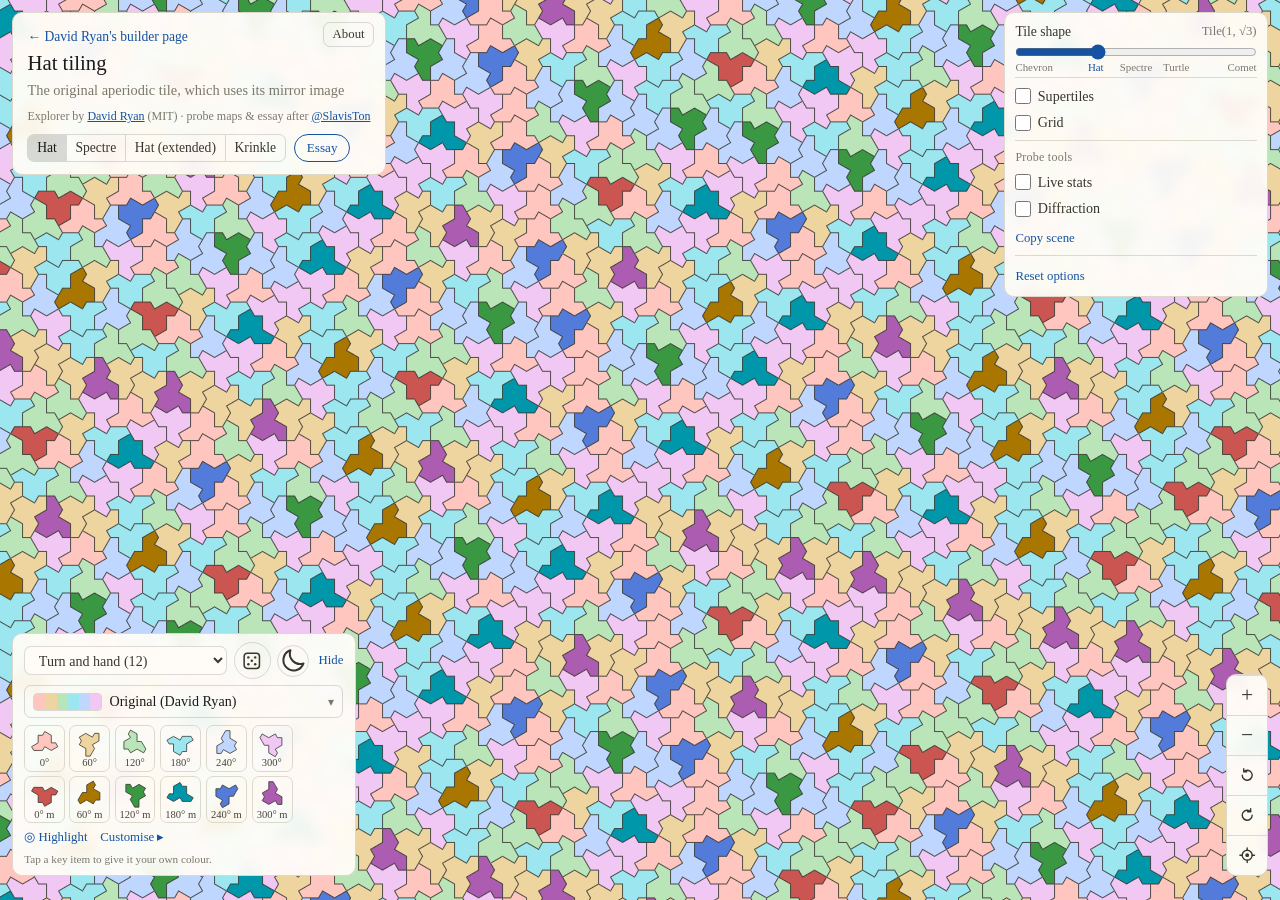
<file: tiles/index.html>
<!DOCTYPE html><html lang="en"><head><meta charset="UTF-8"><title>Hat explorer</title>
<script>location.replace('hat/' + location.hash);</script></head><body><a href="hat/">Open the explorer</a></body></html>
</file>
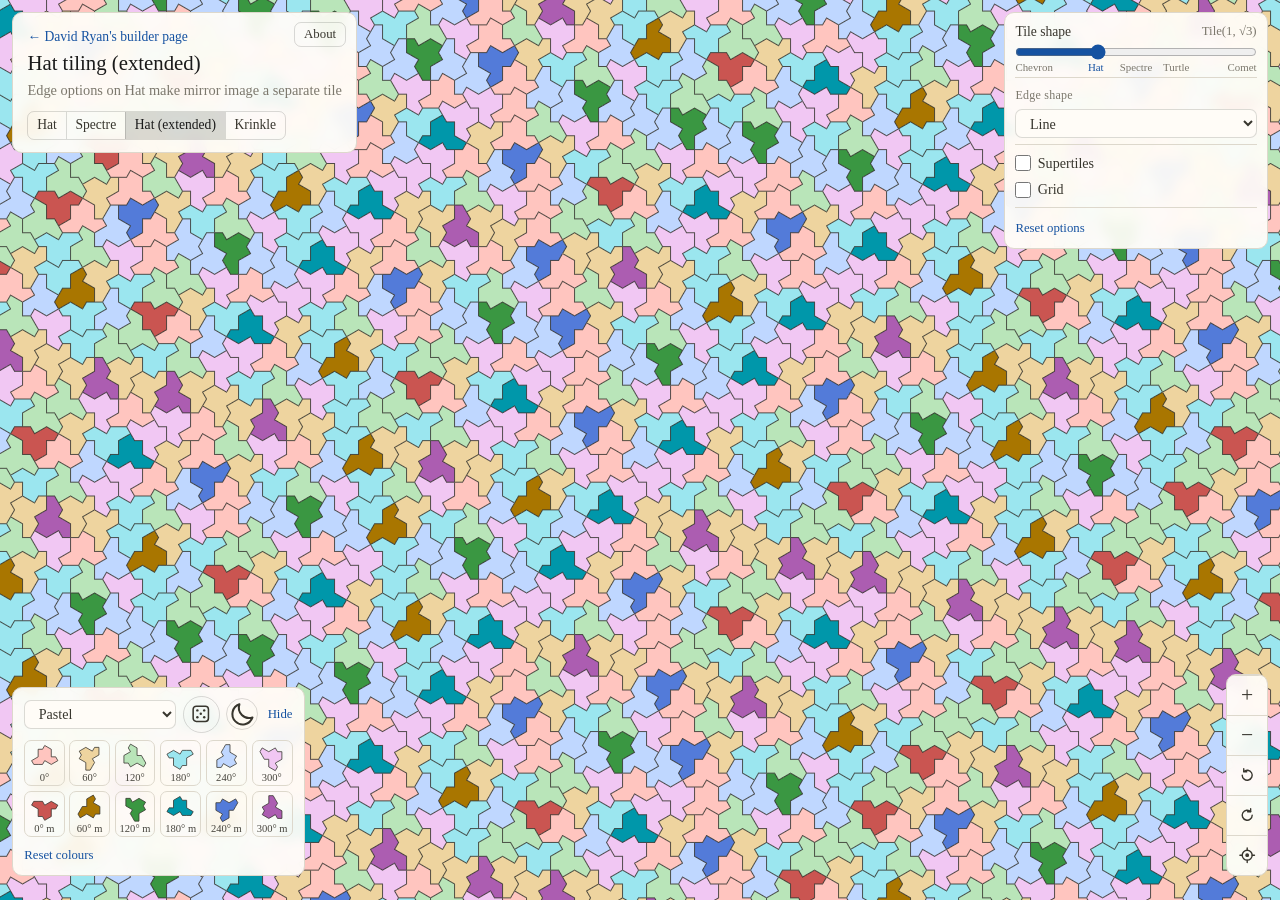
<file: tiles/hat-extended/index.html>
<!DOCTYPE html>
<html lang="en">
<head>
<meta charset="UTF-8">
<meta name="viewport" content="width=device-width, initial-scale=1, viewport-fit=cover">
<title>Hat tiling, extended – curved edges, two tiles</title>
<meta name="description" content="The Hat tiling with curved edges. Curve the edges and the mirrored hats become a second tile: the mirror image with every bump turned inside out.">
<link rel="icon" href="../../favicon.svg" type="image/svg+xml">
<link rel="icon" href="../../favicon-32.png" sizes="32x32">
<link rel="apple-touch-icon" href="../../apple-touch-icon.png">
<meta property="og:type" content="website">
<meta property="og:url" content="https://frankslav15.github.io/einstein-hat-explorer/tiles/hat-extended/">
<meta property="og:title" content="Hat tiling, extended – curved edges, two tiles">
<meta property="og:description" content="The Hat tiling with curved edges, where the mirrored hats become a second tile.">
<meta property="og:image" content="https://drbuild.uk/social/hat-extended.jpg">
<meta property="og:image:width" content="1200">
<meta property="og:image:height" content="630">
<meta property="og:image:alt" content="Hat tiles with jigsaw edges, where the mirrored hats become a second tile">
<meta name="twitter:card" content="summary_large_image">
<meta name="twitter:image:alt" content="Hat tiles with jigsaw edges, where the mirrored hats become a second tile">
<meta name="twitter:creator" content="@davidryan59">
<script src="../../assets/theme.js"></script>
<script>Theme.initTheme();</script>
<link rel="stylesheet" href="../engine/map.css">
</head>
<body>

<canvas id="map" tabindex="0" aria-label="Hat tiling map, with curved edges. Drag to move, scroll or pinch to zoom, arrow keys to move, plus and minus to zoom, shift and the arrow keys to turn."></canvas>

<div class="top">
<div class="card title">
  <a class="back" href="https://drbuild.uk/" target="_blank" rel="noopener">← David Ryan's builder page</a>
  <button type="button" class="about-open" id="about-open">About</button>
  <h1>Hat tiling (extended)</h1>
  <p class="hint">Edge options on Hat make mirror image a separate tile</p>
  <div class="row">
    <nav class="switch" aria-label="Tiling">
      <a href="../hat/index.html">Hat</a><a href="../spectre/index.html">Spectre</a><a href="../hat-extended/index.html" aria-current="page">Hat (extended)</a><a href="../krinkle/index.html">Krinkle</a>
    </nav>
    <!-- Hidden with the Tiling Puzzle until David finishes more work on it. <a class="puzzle-link" href="../../tiling-puzzle/#p=hat">Build it yourself</a> -->
  </div>
</div>

<div class="card options">
  <div class="head">
    <button type="button" class="fold" id="options-fold" aria-expanded="false">Options</button>
  </div>
  <div class="body">
    <div class="section">
      <div class="slider">
        <span>Tile shape</span><output id="shape-out"></output>
        <input type="range" id="shape" min="0" max="90" step="0.25" aria-label="Tile shape, from chevron to comet">
        <div class="ticks placed" id="ticks">
          <button type="button" data-deg="0" style="left: 0">Chevron</button>
          <button type="button" data-deg="30" style="left: 33.333%">Hat</button>
          <button type="button" data-deg="45" style="left: 50%">Spectre</button>
          <button type="button" data-deg="60" style="left: 66.667%">Turtle</button>
          <button type="button" data-deg="90" style="left: 100%">Comet</button>
        </div>
      </div>
    </div>
    <div class="section">
      <label class="section-title" for="edge">Edge shape</label>
      <select id="edge"></select>
      <div class="inline" id="arrangement" role="radiogroup" aria-label="Arrangement">
        <label><input type="radio" name="arrangement" value="alt"> Single</label>
        <label><input type="radio" name="arrangement" value="S"> Double</label>
      </div>
      <div class="slider" id="bend-box">
        <span>Height, a-edges</span><output></output>
        <input type="range" min="-0.75" max="0.75" step="0.005" data-stops="0" aria-label="Height of the a-edges">
        <div class="limits"></div>
        <div class="ticks zero"><button type="button" title="Straight a-edges">0</button></div>
        <div class="limit-note"></div>
      </div>
      <div class="slider" id="bendb-box">
        <span>Height, b-edges</span><output></output>
        <input type="range" min="-0.75" max="0.75" step="0.005" data-stops="0" aria-label="Height of the b-edges">
        <div class="limits"></div>
        <div class="ticks zero"><button type="button" title="Straight b-edges">0</button></div>
        <div class="limit-note"></div>
      </div>
      <div class="slider" data-param="waves">
        <span>Waves</span><output></output>
        <input type="range" min="1" max="3" step="1" aria-label="Waves">
      </div>
      <div class="slider" data-param="peak">
        <span>Peak position</span><output></output>
        <input type="range" min="0" max="1" step="0.01" data-stops="0,0.5,1" aria-label="Peak position">
      </div>
      <div class="slider" data-param="rise">
        <span>Rising side</span><output></output>
        <input type="range" min="0" max="1" step="0.01" data-stops="0,0.5" aria-label="Rising side">
      </div>
      <div class="slider" data-param="fall">
        <span>Falling side</span><output></output>
        <input type="range" min="0" max="1" step="0.01" data-stops="0,0.5" aria-label="Falling side">
      </div>
      <div class="slider" data-param="neck">
        <span>Neck width</span><output></output>
        <input type="range" min="0" max="1" step="0.01" aria-label="Neck width">
      </div>
    </div>
    <div class="section">
      <label><input type="checkbox" id="outlines"> Supertiles</label>
      <label><input type="checkbox" id="grid"> Grid</label>
      <div class="sub" id="grid-sub" hidden>
        <div class="inline">
          <label><input type="checkbox" id="grid0"> 0° grid</label>
          <label><input type="checkbox" id="grid30"> 30° grid</label>
        </div>
        <p class="hint" id="grid-hint"></p>
        <div><button type="button" class="linkish" id="grid-clear">Start again</button></div>
      </div>
    </div>
    <div class="section">
      <div><button type="button" class="linkish" id="reset-options" title="Tile shape, edges, supertiles and grid back to how the page opens">Reset options</button></div>
    </div>
  </div>
</div>
</div>

<div class="card zoom" role="group" aria-label="Zoom and turn">
  <button type="button" id="compass" class="compass" title="Turn back to north" aria-label="Turn back to north" hidden>
    <svg viewBox="0 0 24 24" aria-hidden="true">
      <path d="M12 3 8.5 12h7z" fill="#d11a35"/><path d="M12 21 8.5 12h7z" fill="currentColor" opacity="0.55"/>
    </svg>
  </button>
  <button type="button" id="zoom-in" title="Zoom in" aria-label="Zoom in">+</button>
  <button type="button" id="zoom-out" title="Zoom out" aria-label="Zoom out">−</button>
  <button type="button" id="turn-left" title="Turn left 5°" aria-label="Turn left 5 degrees">
    <svg viewBox="0 0 24 24" fill="none" stroke="currentColor" stroke-width="1.8" stroke-linecap="round" stroke-linejoin="round" aria-hidden="true">
      <path d="M5.5 12a6.5 6.5 0 1 0 2-4.7"/><path d="M7.5 3.5v4h4"/>
    </svg>
  </button>
  <button type="button" id="turn-right" title="Turn right 5°" aria-label="Turn right 5 degrees">
    <svg viewBox="0 0 24 24" fill="none" stroke="currentColor" stroke-width="1.8" stroke-linecap="round" stroke-linejoin="round" aria-hidden="true">
      <path d="M18.5 12a6.5 6.5 0 1 1-2-4.7"/><path d="M16.5 3.5v4h-4"/>
    </svg>
  </button>
  <button type="button" id="home" title="Back to the start" aria-label="Back to the start">
    <svg viewBox="0 0 24 24" fill="none" stroke="currentColor" stroke-width="1.8" stroke-linecap="round" aria-hidden="true">
      <circle cx="12" cy="12" r="6.5"/><circle cx="12" cy="12" r="1.6" fill="currentColor"/>
      <path d="M12 2.5v3M12 18.5v3M2.5 12h3M18.5 12h3"/>
    </svg>
  </button>
</div>

<div class="card legend" id="legend">
  <div class="legend-head">
    <select id="scheme" aria-label="Colours"></select>
    <button type="button" class="dice" id="random-colours" title="Random colours" aria-label="Random colours">
      <svg viewBox="0 0 24 24" fill="none" stroke="currentColor" stroke-width="1.7" stroke-linejoin="round" aria-hidden="true">
        <rect x="3.5" y="3.5" width="17" height="17" rx="3.5"/>
        <g fill="currentColor" stroke="none"><circle cx="8.2" cy="8.2" r="1.35"/><circle cx="15.8" cy="8.2" r="1.35"/><circle cx="12" cy="12" r="1.35"/><circle cx="8.2" cy="15.8" r="1.35"/><circle cx="15.8" cy="15.8" r="1.35"/></g>
      </svg>
    </button>
    <button class="theme-toggle" type="button" hidden>
      <svg class="sun" viewBox="0 0 24 24" fill="none" stroke="currentColor" stroke-width="1.7" stroke-linecap="round" aria-hidden="true">
        <circle cx="12" cy="12" r="4.1"/>
        <path d="M12 2.7v2.1M12 19.2v2.1M21.3 12h-2.1M4.8 12H2.7M18.6 5.4 17.1 6.9M6.9 17.1l-1.5 1.5M18.6 18.6l-1.5-1.5M6.9 6.9 5.4 5.4"/>
      </svg>
      <svg class="moon" viewBox="0 0 24 24" fill="none" stroke="currentColor" stroke-width="1.7" stroke-linejoin="round" aria-hidden="true">
        <path d="M20.4 14.5A8.6 8.6 0 0 1 9.5 3.6a8.6 8.6 0 1 0 10.9 10.9z"/>
      </svg>
    </button>
    <button type="button" class="linkish" id="legend-toggle" aria-expanded="true">Hide</button>
  </div>
  <div id="legend-body" aria-live="polite"></div>
</div>

<div class="card status" id="status" hidden>Building tiles…</div>

<div class="card about" id="about" role="dialog" aria-modal="false" aria-labelledby="about-title" hidden>
  <button type="button" class="close" id="about-close" aria-label="Close">×</button>
  <h2 id="about-title">The Hat, extended</h2>
  <p>
    This page shows the same tiling as the Hat page, and with Line edges it
    looks the same. Here you can also curve the edges, as on the Spectre
    page. Curved edges are how the Spectre gets rid of its mirror images.
    On the Hat they can't do that.
  </p>
  <p>
    No edge curve, of any shape, lets a hat and its exact mirror image tile
    in the hat pattern. Some edges meet in a loop of three: a hat's edge 1
    meets another hat's edge 2, edge 2 meets a mirrored hat's edge 12, and
    edge 12 meets edge 1. Follow a curve round that loop and it comes back
    reflected in the edge's own line. Only a straight edge equals its own
    reflection.
  </p>
  <p>
    Two tiles do work. Mirrored hats never touch each other, so each one
    can take whatever shape its ring of hats leaves. That shape is the
    mirror image of the curved hat with every bump turned inside out. With
    <em>Double</em>, every edge in the tiling carries the same S, and the
    mirrored hats keep the S instead of turning it into a Z. So once the
    edges curve, this pattern is made of two different tiles, not one tile
    and its mirror image. In the key, an m marks a mirrored hat, so 0° m is
    a mirrored hat at 0°.
  </p>
  <p>
    <em>Single</em> puts one bump on each edge; on seven of a hat's
    fourteen edges it is turned half a turn, so it bulges the other way.
    <em>Double</em> puts an S on every edge. The a-edges and b-edges never
    meet each other, so each has its own height. At the hat's own shape the
    a-edges are the short ones. Push a height past the marked limit and the
    tiles collide: the red stripes show where they overlap. The tile shape
    slider works as on the Hat page, and the curves reshape with the tiles.
  </p>
  <p>
    Drag to move. Scroll, pinch or double-click to zoom. Turn with the turn
    buttons, a two-finger twist, a right-drag, Ctrl and drag, or Shift and
    the arrow keys. A trackpad twist works in Safari. The address bar keeps
    your place, colours, shape and edges, so you can share a view.
  </p>
  <ul>
    <li><a target="_blank" rel="noopener" href="https://arxiv.org/abs/2303.10798">An aperiodic monotile</a> – the paper, on arXiv</li>
    <li><a target="_blank" rel="noopener" href="https://cs.uwaterloo.ca/~csk/hat/">Craig Kaplan's Hat page</a> – the metatile construction here follows his hatviz code</li>
    <li><a target="_blank" rel="noopener" href="https://en.wikipedia.org/wiki/Einstein_problem">Einstein problem</a> – on Wikipedia</li>
    <li><a target="_blank" rel="noopener" href="https://github.com/davidryan59/davidryan59.github.io/blob/main/docs/hat-edge-research.md">How this was worked out</a> – the search behind this page, on GitHub</li>
    <li><a target="_blank" rel="noopener" href="https://github.com/davidryan59/davidryan59.github.io/tree/main/app/tiles">Code on GitHub</a> – WebGL, no libraries</li>
  </ul>
</div>

<div class="card fail" id="fail" hidden>
  <p>This page needs WebGL 2, which this browser does not offer.</p>
</div>

<script src="../engine/tiling-core.js"></script>
<script src="../hat/tiling.js"></script>
<script src="../engine/edges.js"></script>
<script src="../engine/map.js"></script>
<script>
(function () {
  'use strict';

  var TM = TilingMap, ES = EdgeShapes, oklch = TM.oklch, hex = TM.hex;
  var H3 = Math.sqrt(3) / 2;
  var NAMED = [[0, 'Chevron', 'Tile(0, 1)'], [30, 'Hat', 'Tile(1, √3)'], [45, 'Spectre', 'Tile(1, 1)'],
               [60, 'Turtle', 'Tile(√3, 1)'], [90, 'Comet', 'Tile(1, 0)']];

  /* --------------------------------------------------------- edge rule */

  /* How each edge takes its curve, found by following every shared edge of
     the hat tiling (docs/hat-edge-research.md). Symmetries are numbered as
     in edges.js: 0 as it is, 1 backwards, 2 reflected in the edge's line,
     3 a half turn. On a hat, edges 2, 4, 5, 8, 9, 12 and 13 take the half
     turn. A mirrored hat takes the same, then reflects every curve in its
     edge's line: it is the mirror image of the curved hat with every bump
     turned inside out. No rule lets a mirrored hat be the exact mirror
     image, which is why this page has two tiles. */
  var HAT_SYM = [0, 0, 3, 0, 3, 3, 0, 0, 3, 3, 0, 0, 3, 3];
  function symOf(hand) { return function (i) { return HAT_SYM[i] ^ (hand ? 2 : 0); }; }
  var SYM_MASKS = [ES.mask(symOf(0), 14), ES.mask(symOf(1), 14)];

  /* ------------------------------------------------------------- shape */

  // Corners of the hat outline as two-part points, from the worker once it
  // is ready. Until then the shape is empty. An edge is a b-edge where its
  // r part changes, and a-edges and b-edges never meet.
  var outlineTP = null, isB = [], SEL_B = 0;
  var deg = 30;
  try { var sd = parseFloat(localStorage.getItem('hat-extended-shape')); if (sd >= 0 && sd <= 90) deg = sd; } catch (e) {}

  function cornersAt(a, b) {
    return outlineTP.map(function (v) {
      return [a * v.P[0] + b * (H3 * v.R[0] - 0.5 * v.R[1]), a * v.P[1] + b * (0.5 * v.R[0] + H3 * v.R[1])];
    });
  }
  function areaAt(a, b) { return TM.area(cornersAt(a, b)); }
  // Edge lengths for the slider angle, scaled so every tile keeps the hat's
  // area and the tiling neither grows nor shrinks as the slider moves.
  function abAt(d) {
    var t = d * Math.PI / 180, a = Math.sin(t), b = Math.cos(t);
    var k = Math.sqrt(areaAt(1, Math.sqrt(3)) / areaAt(a, b));
    return [a * k, b * k];
  }
  var corners = null, ab = [1, Math.sqrt(3)];

  /* ------------------------------------------------------------- edges */

  // bend is the height of the a-edges' curve and bendB the b-edges'.
  function defaults() {
    return { shape: 'line', bend: 0.15, bendB: 0.15, params: Object.assign({}, ES.DEFAULTS), arrangement: 'alt' };
  }
  var st = defaults();
  function clampBend(b) { return Math.max(-0.75, Math.min(0.75, b)); }
  try {
    var saved = JSON.parse(localStorage.getItem('hat-extended-edges') || '{}');
    if (saved.params) Object.keys(ES.DEFAULTS).forEach(function (k) { if (typeof saved.params[k] === 'number') st.params[k] = saved.params[k]; });
    if (typeof saved.bend === 'number') st.bend = clampBend(saved.bend);
    if (typeof saved.bendB === 'number') st.bendB = clampBend(saved.bendB);
    if (ES.BY_ID[saved.shape]) st.shape = saved.shape;
    if (saved.arrangement === 'S') st.arrangement = 'S';
  } catch (e) {}
  function saveEdges() { try { localStorage.setItem('hat-extended-edges', JSON.stringify(st)); } catch (e) {} }

  function straight() { return st.shape === 'line' || (Math.abs(st.bend) < 1e-9 && Math.abs(st.bendB) < 1e-9); }
  function edgeState(h) { return { shape: st.shape, bend: h, params: st.params, arrangement: st.arrangement }; }

  // The outline of a hat (hand 0) or a mirrored hat (hand 1), in the hat's
  // own frame; the engine reflects a mirrored hat's outline as it draws it.
  // Heights hA and hB default to the current ones.
  function outlineOf(hand, res, hA, hB) {
    if (!corners) return [];
    if (res < 0) return corners.slice();
    var pA = ES.fitted(edgeState(hA === undefined ? st.bend : hA), res);
    var pB = ES.fitted(edgeState(hB === undefined ? st.bendB : hB), res);
    return ES.outlineWith(corners, function (i) { return isB[i] ? pB : pA; }, symOf(hand));
  }

  /* The tile shape, as the engine asks for it. Level of detail -1 is the
     plain polygon, used whenever the curves move edges under a third of a
     pixel. */
  var shape = {
    hands: 2,
    signature: function () { return (corners ? '' : 'none') + (straight() ? 'line' : JSON.stringify(st)) + '@' + deg; },
    lodKey: function (res) {
      var smooth = st.shape === 'curve' || st.shape === 'jigsaw';
      return res < 0 ? 'straight' : smooth ? 'r' + res : 'poly';
    },
    lod: function (k) {
      if (straight() || Math.max(Math.abs(st.bend) * ab[0], Math.abs(st.bendB) * ab[1]) * k < 0.3) return -1;
      return k < 6 ? 0 : k < 20 ? 1 : k < 60 ? 2 : 3;
    },
    corners: function () { return corners; },
    outline: function (res, hand) { return outlineOf(hand ? 1 : 0, res); },
    profile: function (res) {
      if (res < 0 || straight()) return null;
      var pA = ES.fitted(edgeState(st.bend), res), pB = ES.fitted(edgeState(st.bendB), res);
      return { pts: pA, pts2: pB, sel: SEL_B, sym: SYM_MASKS };
    }
  };

  // How far a tile reaches from its first corner, curves included.
  var radiusSig = '', radius = 5;
  function tileRadius() {
    var sig = shape.signature();
    if (sig !== radiusSig && corners) {
      radiusSig = sig;
      radius = 0;
      [0, 1].forEach(function (hand) {
        outlineOf(hand, straight() ? -1 : 1).forEach(function (p) { radius = Math.max(radius, Math.hypot(p[0], p[1])); });
      });
      radius += 0.5;
    }
    return radius;
  }

  /* ----------------------------------------------------------- colours */

  // Twelve classes: six turns in 60-degree steps, then the same six turns
  // mirrored. The worker reports turns in 30-degree steps, always even here.
  var classes = [];
  for (var c = 0; c < 12; c++) {
    classes.push({ turn: 2 * (c % 6), flip: c >= 6 ? 1 : 0, caption: (c % 6) * 60 + '°' + (c >= 6 ? ' m' : '') });
  }
  var groupings = [
    { id: 'turnhand', name: '12 colours, turn and hand', n: 12, of: function (k) { return k; }, cols: 6 },
    // No grouping by turn alone: it would pair each hat with a mirrored hat,
    // and which one depends on an arbitrary choice of mirror line.
    { id: 'hand', name: '2 colours, hand', n: 2, of: function (k) { return k >= 6 ? 1 : 0; }, cols: 1 },
    { id: 'one', name: '1 colour', n: 1, of: function () { return 0; }, cols: 1 }
  ];
  // Pastel and Rainbow look the same in light and dark mode. The tiles fill
  // the screen, and a darker Pastel turned murky. Each tile takes whichever
  // ink contrasts with it, so dark mode changes only the panels. Mirrored
  // hats and Plain keep a dark version, since one of their colours stands
  // in for the background.
  var presets = [
    { id: 'pastel', name: 'Pastel', grouping: 'turnhand', colours: function () {
      return classes.map(function (cl, k) {
        var m = k >= 6, hue = (k % 6) * 60 + 25;
        return oklch(m ? 0.60 : 0.88, m ? 0.15 : 0.075, hue);
      });
    } },
    { id: 'rainbow', name: 'Rainbow', grouping: 'turnhand', colours: function () {
      return classes.map(function (cl, k) {
        return oklch(0.8, 0.12, 25 + (k % 6) * 60 + (k >= 6 ? 30 : 0));
      });
    } },
    // Black to white in twelve even steps of lightness, unmirrored hats
    // first: unmirrored 0° is black and mirrored 300° is white.
    { id: 'grey', name: 'Greyscale', grouping: 'turnhand', colours: function () {
      return classes.map(function (cl, k) { return oklch(k / 11, 0, 0); });
    } },
    { id: 'hands', name: 'Mirrored hats', grouping: 'hand', colours: function (dark) {
      return dark ? [hex('#3a3935'), hex('#6fa0e8')] : [hex('#eee7d6'), hex('#2d5fa8')];
    } },
    { id: 'plain', name: 'Plain', grouping: 'one', colours: function (dark) { return [dark ? hex('#2a2a30') : hex('#fdfcf8')]; } }
  ];

  /* ------------------------------------------------------------ engine */

  var map = TM.start({
    name: 'hat-extended',
    worker: '../hat/tiling.js',
    build: HatTiling.build,
    ab: [1, Math.sqrt(3)],
    refB: Math.sqrt(3),
    classMode: 1,
    classes: classes,
    groupings: groupings,
    presets: presets,
    shape: shape,
    gridSpacing: function (v) { return [v[0], v[1]]; },
    tileRadius: tileRadius,
    onReset: function () {
      deg = 30;
      st = defaults();
      try { localStorage.removeItem('hat-extended-shape'); } catch (e) {}
      saveEdges();
      syncControls();
      applyShape();
    },
    hashGet: function () {
      var h = { t: String(+deg.toFixed(2)), e: st.shape };
      if (st.shape !== 'line') {
        h.ha = st.bend.toFixed(3).replace(/\.?0+$/, '');
        h.hb = st.bendB.toFixed(3).replace(/\.?0+$/, '');
        h.a = st.arrangement;
        var extra = ES.BY_ID[st.shape].params.map(function (k) { return k + ':' + (+st.params[k].toFixed(3)); });
        if (extra.length) h.p = extra.join(';');
      }
      return h;
    },
    hashSet: function (q) {
      if (q.t !== undefined && !isNaN(parseFloat(q.t))) deg = Math.max(0, Math.min(90, parseFloat(q.t)));
      if (q.p) q.p.split(';').forEach(function (kv) {
        var p = kv.split(':');
        if (ES.DEFAULTS[p[0]] !== undefined && !isNaN(parseFloat(p[1]))) st.params[p[0]] = parseFloat(p[1]);
      });
      if (q.e && ES.BY_ID[q.e]) st.shape = q.e;
      if (q.ha !== undefined && !isNaN(parseFloat(q.ha))) st.bend = clampBend(parseFloat(q.ha));
      if (q.hb !== undefined && !isNaN(parseFloat(q.hb))) st.bendB = clampBend(parseFloat(q.hb));
      if (q.a === 'alt' || q.a === 'S') st.arrangement = q.a;
      syncControls();
      if (outlineTP) applyShape();
    },
    onReady: function (info) {
      outlineTP = info.outline;
      isB = outlineTP.map(function (v, i) {
        var w = outlineTP[(i + 1) % outlineTP.length];
        return v.R[0] !== w.R[0] || v.R[1] !== w.R[1];
      });
      SEL_B = 0;
      isB.forEach(function (b, i) { if (b) SEL_B |= 1 << i; });
      applyShape();
    }
  });
  if (!map) return;

  /* ---------------------------------------------------------- controls */

  var shapeEl = document.getElementById('shape');
  var outEl = document.getElementById('shape-out'), ticks = document.querySelectorAll('#ticks button');

  function applyShape() {
    if (!outlineTP) return;
    ab = abAt(deg);
    corners = cornersAt(ab[0], ab[1]);
    shapeEl.value = String(deg);
    // A named shape shows as its lit tick, with its formula alongside.
    var named = NAMED.filter(function (n) { return Math.abs(n[0] - deg) < 1e-9; })[0];
    var t = deg * Math.PI / 180;
    outEl.textContent = named ? named[2]
      : deg <= 45 ? 'a : b = ' + Math.tan(t).toFixed(2) + ' : 1' : 'a : b = 1 : ' + (1 / Math.tan(t)).toFixed(2);
    Array.prototype.forEach.call(ticks, function (b) { b.classList.toggle('on', +b.dataset.deg === deg); });
    map.setAB(ab[0], ab[1]);
    scheduleLimits();
  }

  shapeEl.addEventListener('input', function () {
    var v = parseFloat(shapeEl.value);
    // Sticky stops at the named shapes, wider at the three in the middle.
    NAMED.forEach(function (n) { if (Math.abs(v - n[0]) < (n[0] % 90 ? 3 : 1.25)) v = n[0]; });
    deg = v;
    applyShape();
  });
  shapeEl.addEventListener('change', function () {
    try { localStorage.setItem('hat-extended-shape', String(deg)); } catch (e) {}
    map.changed();
  });
  Array.prototype.forEach.call(ticks, function (b) {
    b.addEventListener('click', function () {
      deg = +b.dataset.deg;
      applyShape();
      try { localStorage.setItem('hat-extended-shape', String(deg)); } catch (e) {}
      map.changed();
    });
  });

  var edgeEl = document.getElementById('edge');
  edgeEl.innerHTML = ES.SHAPES.map(function (s) { return '<option value="' + s.id + '">' + s.name + '</option>'; }).join('');
  // The two height sliders, for a-edges and b-edges.
  var heights = ['bend', 'bendB'].map(function (key, j) {
    var box = document.getElementById(j ? 'bendb-box' : 'bend-box');
    return {
      key: key, box: box, input: box.querySelector('input[type="range"]'), out: box.querySelector('output'),
      zero: box.querySelector('.zero button'), strip: box.querySelector('.limits'), note: box.querySelector('.limit-note')
    };
  });
  var sliders = {};
  Array.prototype.forEach.call(document.querySelectorAll('[data-param]'), function (el) {
    sliders[el.dataset.param] = { box: el, input: el.querySelector('input'), out: el.querySelector('output') };
  });
  var arrEls = document.querySelectorAll('input[name="arrangement"]');

  // Sticky stops: a slider near one of its data-stops snaps to it. The
  // pull reaches 4% of the slider's range either side.
  function snap(input, v) {
    var stops = (input.dataset.stops || '').split(',').filter(Boolean).map(parseFloat);
    var reach = 0.04 * (parseFloat(input.max) - parseFloat(input.min));
    stops.forEach(function (x) { if (Math.abs(v - x) < reach) v = x; });
    return v;
  }
  function signed(x) { return (x > 0 ? '+' : x < 0 ? '−' : '') + Math.abs(x).toFixed(2); }
  function describe(k) {
    var v = st.params[k];
    if (k === 'waves') return String(v);
    if (k === 'peak') return (st.arrangement === 'alt' ? v : v / 2).toFixed(2) + ' of the edge';
    if (k === 'rise' || k === 'fall') return v.toFixed(2) + ' of the hump';
    return v.toFixed(2);
  }

  function syncControls() {
    var def = ES.BY_ID[st.shape];
    edgeEl.value = st.shape;
    // Line has no heights and no arrangement to set.
    var line = st.shape === 'line';
    document.getElementById('arrangement').hidden = line;
    heights.forEach(function (h) {
      h.box.hidden = line;
      h.input.value = String(st[h.key]);
      h.out.textContent = signed(st[h.key]);
      h.zero.classList.toggle('on', st[h.key] === 0);
    });
    Object.keys(sliders).forEach(function (k) {
      var on = def.params.indexOf(k) >= 0;
      sliders[k].box.hidden = !on;
      if (on) { sliders[k].input.value = String(st.params[k]); sliders[k].out.textContent = describe(k); }
    });
    Array.prototype.forEach.call(arrEls, function (r) { r.checked = r.value === st.arrangement; });
    scheduleLimits();
  }

  /* Where tiles start to overlap, shown under each height slider with the
     other height held. A tile collides when a hat or a mirrored hat
     crosses itself. Worked out shortly after anything changes. */
  var limitTimer = 0, limitSig = '';
  function crosses(poly) { return TM.crossings(poly, true).length > 0; }
  function scheduleLimits() {
    if (st.shape === 'line' || !corners) return;
    var sig = [st.shape, st.arrangement, JSON.stringify(st.params), deg, st.bend, st.bendB].join('|');
    if (sig === limitSig) return;
    clearTimeout(limitTimer);
    limitTimer = setTimeout(function () {
      limitSig = sig;
      var pct = function (x) { return ((x + 0.75) / 1.5 * 100).toFixed(1) + '%'; };
      var red = 'var(--danger)', ok = 'var(--ring)';
      heights.forEach(function (h, j) {
        function hits(v) {
          var hA = j ? st.bend : v, hB = j ? v : st.bendB;
          return crosses(outlineOf(0, 2, hA, hB)) || crosses(outlineOf(1, 2, hA, hB));
        }
        if (hits(0)) {
          h.strip.style.background = red;
          h.note.hidden = false;
          h.note.textContent = 'The ' + (j ? 'a' : 'b') + '-edge height already makes tiles collide.';
          return;
        }
        var L = ES.limitsBy(hits);
        var lo = L[1] === null ? -0.75 : L[1], hi = L[0] === null ? 0.75 : L[0];
        h.strip.style.background = 'linear-gradient(to right, ' + red + ' 0, ' + red + ' ' + pct(lo) + ', ' + ok + ' ' +
          pct(lo) + ', ' + ok + ' ' + pct(hi) + ', ' + red + ' ' + pct(hi) + ', ' + red + ' 100%)';
        // The note shows only when tiles collide somewhere on the slider.
        h.note.hidden = L[0] === null && L[1] === null;
        h.note.textContent = h.note.hidden ? ''
          : 'Tiles collide beyond ' + (L[0] !== null ? signed(L[0]) : 'none') + ' and ' + (L[1] !== null ? signed(L[1]) : 'none') + '.';
      });
    }, 150);
  }

  function edgesChanged() {
    saveEdges();
    syncControls();
    map.shapeChanged();
  }
  // At the opening zoom a height of 0.15 moves an edge about one pixel, so
  // the first curved edge zooms in far enough to see it.
  var zoomedForCurves = false;
  function zoomForCurves() {
    if (!zoomedForCurves && map.scale() < 14) { zoomedForCurves = true; map.zoomTo(20); }
  }
  function setHeight(h, v, final) {
    st[h.key] = v;
    h.out.textContent = signed(v);
    h.zero.classList.toggle('on', v === 0);
    map.shapeChanged();
    scheduleLimits();
    if (final) { h.input.value = String(v); saveEdges(); map.changed(); }
  }

  edgeEl.addEventListener('change', function () {
    var def = ES.BY_ID[edgeEl.value];
    st.shape = def.id;
    if (def.set) Object.keys(def.set).forEach(function (k) { st.params[k] = def.set[k]; });
    if (st.shape !== 'line') {
      // A new shape at zero height would look the same, so it gets a height.
      if (straight()) { st.bend = 0.15; st.bendB = 0.15; }
      zoomForCurves();
    }
    edgesChanged();
  });
  heights.forEach(function (h) {
    h.input.addEventListener('input', function () {
      var v = snap(h.input, parseFloat(h.input.value));
      if (v !== 0) zoomForCurves();
      setHeight(h, v, false);
    });
    h.input.addEventListener('change', function () { setHeight(h, st[h.key], true); });
    // Two ways back to a straight edge: the 0 under the slider, or a double
    // click on the slider.
    h.zero.addEventListener('click', function () { setHeight(h, 0, true); });
    h.input.addEventListener('dblclick', function () { setHeight(h, 0, true); });
  });
  Object.keys(sliders).forEach(function (k) {
    sliders[k].input.addEventListener('input', function () {
      st.params[k] = snap(sliders[k].input, parseFloat(sliders[k].input.value));
      // The trapezium's two sloping sides must fit inside one hump.
      if (k === 'rise' && st.params.rise + st.params.fall > 1) st.params.fall = +(1 - st.params.rise).toFixed(2);
      if (k === 'fall' && st.params.rise + st.params.fall > 1) st.params.rise = +(1 - st.params.fall).toFixed(2);
      edgesChanged();
    });
  });
  Array.prototype.forEach.call(arrEls, function (r) {
    r.addEventListener('change', function () { if (r.checked) { st.arrangement = r.value; edgesChanged(); } });
  });

  syncControls();
})();
</script>
<script src="../engine/phone.js"></script>
</body>
</html>
</file>
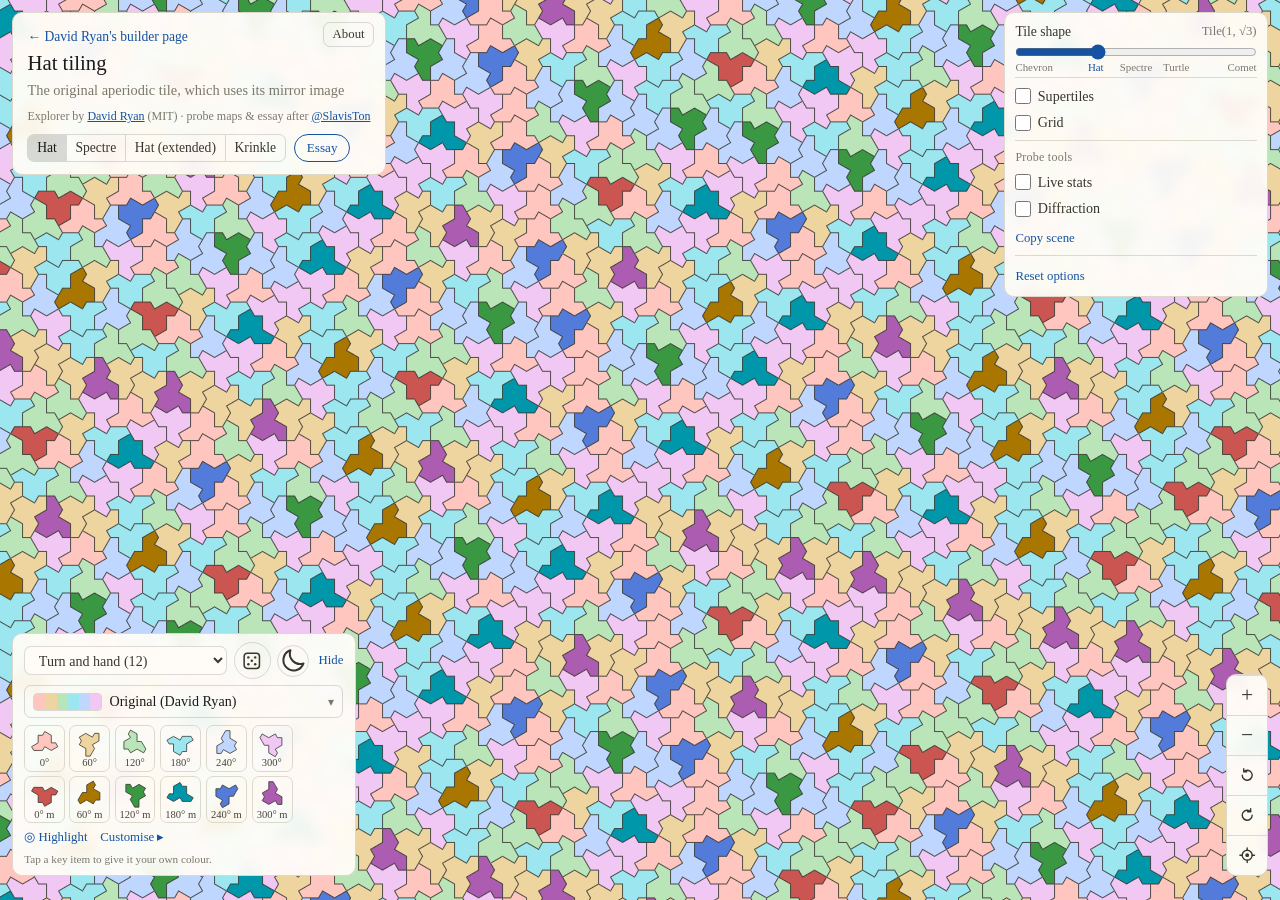
<file: tiles/hat/index.html>
<!DOCTYPE html>
<html lang="en">
<head>
<meta charset="UTF-8">
<meta name="viewport" content="width=device-width, initial-scale=1, viewport-fit=cover">
<title>Ein Stein, One Stone – Hat tiling probe explorer</title>
<meta name="description" content="Pan, zoom and reshape the Hat tiling, the first aperiodic monotile, found in 2023. Slide from chevron to comet and watch every tile change shape.">
<link rel="icon" href="../../favicon.svg" type="image/svg+xml">
<link rel="icon" href="../../favicon-32.png" sizes="32x32">
<link rel="apple-touch-icon" href="../../apple-touch-icon.png">
<meta property="og:type" content="website">
<meta property="og:url" content="https://frankslav15.github.io/einstein-hat-explorer/tiles/hat/">
<meta property="og:title" content="Hat tiling – a family of aperiodic monotiles">
<meta property="og:description" content="Pan, zoom and reshape the Hat tiling, from chevron to comet.">
<meta property="og:image" content="https://drbuild.uk/social/hat.jpg">
<meta property="og:image:width" content="1200">
<meta property="og:image:height" content="630">
<meta property="og:image:alt" content="Hat tiles in pastel colours, in a pattern that never repeats">
<meta name="twitter:card" content="summary_large_image">
<meta name="twitter:image:alt" content="Hat tiles in pastel colours, in a pattern that never repeats">
<meta name="twitter:creator" content="@davidryan59">
<script src="../../assets/theme.js"></script>
<script>Theme.initTheme();</script>
<link rel="stylesheet" href="../engine/map.css">
<link rel="stylesheet" href="../../essay/essay.css">
</head>
<body>

<canvas id="map" tabindex="0" aria-label="Hat tiling map. Drag to move, scroll or pinch to zoom, arrow keys to move, plus and minus to zoom, shift and the arrow keys to turn."></canvas>

<div class="top">
<div class="card title">
  <a class="back" href="https://drbuild.uk/" target="_blank" rel="noopener">← David Ryan's builder page</a>
  <button type="button" class="about-open" id="about-open">About</button>
  <h1>Hat tiling</h1>
  <p class="hint">The original aperiodic tile, which uses its mirror image</p>
  <p class="credit">Explorer by <a href="https://drbuild.uk/tiles" target="_blank" rel="noopener">David Ryan</a> (MIT) · probe maps &amp; essay after <a href="https://x.com/SlavisTon" target="_blank" rel="noopener">@SlavisTon</a></p>
  <div class="row">
    <nav class="switch" aria-label="Tiling">
      <a href="../hat/index.html" aria-current="page">Hat</a><a href="../spectre/index.html">Spectre</a><a href="../hat-extended/index.html">Hat (extended)</a><a href="../krinkle/index.html">Krinkle</a>
    </nav>
    <button type="button" class="mode-toggle" id="mode-toggle" aria-pressed="false" title="Read the article alongside the map">Essay</button>
    <!-- Hidden with the Tiling Puzzle until David finishes more work on it. <a class="puzzle-link" href="../../tiling-puzzle/#p=hat">Build it yourself</a> -->
  </div>
</div>

<div class="card options">
  <div class="head">
    <button type="button" class="fold" id="options-fold" aria-expanded="false">Options</button>
  </div>
  <div class="body">
    <div class="section">
      <div class="slider">
        <span>Tile shape</span><output id="shape-out"></output>
        <input type="range" id="shape" min="0" max="90" step="0.25" aria-label="Tile shape, from chevron to comet">
        <div class="ticks placed" id="ticks">
          <button type="button" data-deg="0" style="left: 0">Chevron</button>
          <button type="button" data-deg="30" style="left: 33.333%">Hat</button>
          <button type="button" data-deg="45" style="left: 50%">Spectre</button>
          <button type="button" data-deg="60" style="left: 66.667%">Turtle</button>
          <button type="button" data-deg="90" style="left: 100%">Comet</button>
        </div>
      </div>
    </div>
    <div class="section">
      <label><input type="checkbox" id="outlines"> Supertiles</label>
      <label><input type="checkbox" id="grid"> Grid</label>
      <div class="sub" id="grid-sub" hidden>
        <div class="inline">
          <label><input type="checkbox" id="grid0"> 0° grid</label>
          <label><input type="checkbox" id="grid30"> 30° grid</label>
        </div>
        <p class="hint" id="grid-hint"></p>
        <div><button type="button" class="linkish" id="grid-clear">Start again</button></div>
      </div>
    </div>
    <div class="section probe-section">
      <span class="section-title">Probe tools</span>
      <div class="slider" id="anc-row" hidden>
        <span>Supertile level k</span><output id="anc-out">2</output>
        <input type="range" id="anc" min="1" max="5" step="1" value="2" aria-label="Supertile level for the ancestry colouring">
      </div>
      <div class="slider" id="grain-row" hidden>
        <span>Grain period</span><output id="grain-out">1</output>
        <input type="range" id="grain" min="0" max="10" step="1" value="4" aria-label="Grain phase period, article units">
      </div>
      <label><input type="checkbox" id="stats-on"> Live stats</label>
      <label><input type="checkbox" id="diff-on"> Diffraction</label>
      <div><button type="button" class="linkish" id="copy-scene" title="Copy the current view as an essay scene (essay/scenes.js)">Copy scene</button> <span class="hint" id="copy-note"></span></div>
    </div>
    <div class="section">
      <div><button type="button" class="linkish" id="reset-options" title="Shape, supertiles and grid back to how the page opens">Reset options</button></div>
    </div>
  </div>
</div>
</div>

<div class="card zoom" role="group" aria-label="Zoom and turn">
  <button type="button" id="compass" class="compass" title="Turn back to north" aria-label="Turn back to north" hidden>
    <svg viewBox="0 0 24 24" aria-hidden="true">
      <path d="M12 3 8.5 12h7z" fill="#d11a35"/><path d="M12 21 8.5 12h7z" fill="currentColor" opacity="0.55"/>
    </svg>
  </button>
  <button type="button" id="zoom-in" title="Zoom in" aria-label="Zoom in">+</button>
  <button type="button" id="zoom-out" title="Zoom out" aria-label="Zoom out">−</button>
  <button type="button" id="turn-left" title="Turn left 5°" aria-label="Turn left 5 degrees">
    <svg viewBox="0 0 24 24" fill="none" stroke="currentColor" stroke-width="1.8" stroke-linecap="round" stroke-linejoin="round" aria-hidden="true">
      <path d="M5.5 12a6.5 6.5 0 1 0 2-4.7"/><path d="M7.5 3.5v4h4"/>
    </svg>
  </button>
  <button type="button" id="turn-right" title="Turn right 5°" aria-label="Turn right 5 degrees">
    <svg viewBox="0 0 24 24" fill="none" stroke="currentColor" stroke-width="1.8" stroke-linecap="round" stroke-linejoin="round" aria-hidden="true">
      <path d="M18.5 12a6.5 6.5 0 1 1-2-4.7"/><path d="M16.5 3.5v4h-4"/>
    </svg>
  </button>
  <button type="button" id="home" title="Back to the start" aria-label="Back to the start">
    <svg viewBox="0 0 24 24" fill="none" stroke="currentColor" stroke-width="1.8" stroke-linecap="round" aria-hidden="true">
      <circle cx="12" cy="12" r="6.5"/><circle cx="12" cy="12" r="1.6" fill="currentColor"/>
      <path d="M12 2.5v3M12 18.5v3M2.5 12h3M18.5 12h3"/>
    </svg>
  </button>
</div>

<div class="card legend has-pal" id="legend">
  <div class="legend-head">
    <span class="pane-label" id="by-label">Colour by</span>
    <select id="scheme" aria-label="Colour by"></select>
    <button type="button" class="dice" id="random-colours" title="Random colours" aria-label="Random colours">
      <svg viewBox="0 0 24 24" fill="none" stroke="currentColor" stroke-width="1.7" stroke-linejoin="round" aria-hidden="true">
        <rect x="3.5" y="3.5" width="17" height="17" rx="3.5"/>
        <g fill="currentColor" stroke="none"><circle cx="8.2" cy="8.2" r="1.35"/><circle cx="15.8" cy="8.2" r="1.35"/><circle cx="12" cy="12" r="1.35"/><circle cx="8.2" cy="15.8" r="1.35"/><circle cx="15.8" cy="15.8" r="1.35"/></g>
      </svg>
    </button>
    <button class="theme-toggle" type="button" hidden>
      <svg class="sun" viewBox="0 0 24 24" fill="none" stroke="currentColor" stroke-width="1.7" stroke-linecap="round" aria-hidden="true">
        <circle cx="12" cy="12" r="4.1"/>
        <path d="M12 2.7v2.1M12 19.2v2.1M21.3 12h-2.1M4.8 12H2.7M18.6 5.4 17.1 6.9M6.9 17.1l-1.5 1.5M18.6 18.6l-1.5-1.5M6.9 6.9 5.4 5.4"/>
      </svg>
      <svg class="moon" viewBox="0 0 24 24" fill="none" stroke="currentColor" stroke-width="1.7" stroke-linejoin="round" aria-hidden="true">
        <path d="M20.4 14.5A8.6 8.6 0 0 1 9.5 3.6a8.6 8.6 0 1 0 10.9 10.9z"/>
      </svg>
    </button>
    <button type="button" class="linkish" id="legend-toggle" aria-expanded="true">Hide</button>
  </div>
  <div class="pal-row">
    <span class="pane-label" id="pal-label">Palette</span>
    <button type="button" class="pal-btn" id="pal-btn" aria-expanded="false" aria-controls="pal-list" aria-labelledby="pal-label pal-btn"></button>
  </div>
  <div class="pal-list" id="pal-list" aria-label="Palettes"></div>
  <span class="pane-label key-label">Key</span>
  <div id="legend-body" aria-live="polite"></div>
  <div class="custom-panel" id="custom-panel" hidden>
    <div class="cp-row">
      <span class="cp-label">Outline</span>
      <input type="color" id="ink-colour" aria-label="Outline colour">
      <button type="button" class="cp-chip" id="ink-auto" title="Each tile picks the ink that contrasts with it">Auto</button>
      <input type="range" id="ink-width" min="0" max="4" step="0.25" value="1" aria-label="Outline width">
      <output id="ink-width-out">1 px</output>
    </div>
    <div class="cp-row">
      <span class="cp-label" title="The canvas, and the field tiles of a probe map (off-river, unstacked, everything else)">Background</span>
      <span class="cp-chips">
        <input type="color" id="bg-colour" aria-label="Background and field colour">
        <button type="button" class="cp-chip" data-bg="auto">Auto</button>
        <button type="button" class="cp-chip cp-sw" data-bg="#f6f3ec" title="Paper" aria-label="Paper"><i style="background:#f6f3ec"></i></button>
        <button type="button" class="cp-chip cp-sw" data-bg="#ffffff" title="White" aria-label="White"><i style="background:#ffffff"></i></button>
        <button type="button" class="cp-chip cp-sw" data-bg="#8a8a8a" title="Grey" aria-label="Grey"><i style="background:#8a8a8a"></i></button>
        <button type="button" class="cp-chip cp-sw" data-bg="#23232a" title="Charcoal" aria-label="Charcoal"><i style="background:#23232a"></i></button>
        <button type="button" class="cp-chip cp-sw" data-bg="#000000" title="Black" aria-label="Black"><i style="background:#000000"></i></button>
      </span>
    </div>
    <div class="cp-row cp-actions">
      <button type="button" class="cp-chip" id="custom-random" title="Random colours for this key">Randomise</button>
      <button type="button" class="cp-chip" id="custom-reset" title="Drop swatch edits for this colour-by and palette">Reset to palette</button>
      <button type="button" class="cp-chip" id="custom-reset-all" title="Original palette, no edits, automatic outline and background">Reset all</button>
    </div>
    <div class="cp-row">
      <input type="text" id="pal-name" maxlength="40" placeholder="Name" aria-label="Name for the saved palette" autocomplete="off">
      <button type="button" class="cp-chip" id="pal-save" title="Save these colours as a palette you can use on any colour-by">Save palette</button>
      <button type="button" class="cp-chip" id="pal-delete" hidden>Delete</button>
    </div>
    <div class="cp-row">
      <button type="button" class="cp-chip" id="pal-export" title="Copy a short code for this palette">Export code</button>
      <button type="button" class="cp-chip" id="pal-import" title="Read a code, JSON or hex list pasted below">Import</button>
    </div>
    <textarea id="pal-code" rows="2" spellcheck="false" aria-label="Palette code" placeholder="Paste a palette code (HP1;…), JSON or hex colours, then Import"></textarea>
    <p class="cp-note" id="pal-note" aria-live="polite"></p>
  </div>
</div>

<div class="card status" id="status" hidden>Building tiles…</div>

<div class="card stats" id="stats" hidden aria-live="polite">
  <div class="stats-head"><strong>Live stats</strong> <button type="button" class="linkish" id="stats-close">Close</button></div>
  <div id="stats-body">…</div>
</div>

<div class="card diff" id="diff" hidden>
  <div class="stats-head"><strong>Diffraction of tile centres</strong> <button type="button" class="linkish" id="diff-close">Close</button></div>
  <canvas id="diff-canvas" width="240" height="240"></canvas>
  <div class="diff-row">
    <label><input type="radio" name="diff-set" value="all" checked> all hats</label>
    <label><input type="radio" name="diff-set" value="flips"> flips only</label>
    <button type="button" class="linkish" id="diff-run">Recompute here</button>
  </div>
  <p class="hint" id="diff-note"></p>
</div>

<aside class="essay" id="essay" hidden aria-label="Essay: Ein Stein, One Stone">
  <div class="essay-head">
    <button type="button" class="essay-fold" id="essay-fold" aria-expanded="true" title="Collapse the essay">▾</button>
    <span class="essay-kicker">Essay mode</span>
    <nav class="essay-dots" id="essay-dots" aria-label="Sections"></nav>
  </div>
  <div class="essay-scroll" id="essay-scroll"></div>
</aside>

<div class="card about" id="about" role="dialog" aria-modal="false" aria-labelledby="about-title" hidden>
  <button type="button" class="close" id="about-close" aria-label="Close">×</button>
  <h2 id="about-title">The Hat</h2>
  <p>
    The Hat was the first "einstein": a single tile that covers the plane
    only in patterns that never repeat. David Smith, Joseph Samuel Myers,
    Craig S. Kaplan and Chaim Goodman-Strauss announced it in March 2023. The
    Hat needs its mirror image: about one tile in eight is flipped. The
    Spectre, found a few months later, needs no mirror images at all.
  </p>
  <p>
    The Hat belongs to a family, Tile(a, b), with edges of two lengths a and
    b. The slider moves through the family, from the chevron, Tile(0, 1), to
    the comet, Tile(1, 0). The hat is Tile(1, √3) and the turtle is
    Tile(√3, 1). Every member with a ≠ b makes the same pattern, only
    reshaped, so the slider reshapes all the tiles at once. The chevron and
    the comet also tile in repeating patterns, and so does Tile(1, 1) once
    mirror images are allowed. Here they all show the same non-repeating
    pattern.
  </p>
  <p>
    At the Spectre mark the tile is Tile(1, 1), the straight-edged Spectre
    from the Spectre page, but laid out in the hat pattern, with mirror
    images. The two pages show two different tilings made from one tile.
  </p>
  <p>
    Hats turn in 60° steps and come in two hands, so the colours give each
    turn and hand its own colour, or split the hats by hand alone. In the
    key, an m marks a mirrored hat, so 0° m is a mirrored hat at 0°. Click a
    group in the key to give it your own colour, or roll the dice for random
    colours. <em>Colour by</em> picks what the colours show (orientation, the
    article's probe maps, the explorations) and <em>Palette</em> picks the
    scheme, from the original colours to Viridis, Okabe–Ito or Mondrian.
    <em>Customise</em> sets the outline and background, saves your own
    palettes, and exports them as a short code. <em>Supertiles</em> show the hierarchy that forces the pattern:
    hats group into the metatiles H, T, P and F, which group into larger
    ones, level after level. <em>Grid</em> lays a triangular grid
    through a corner. At the hat's own shape the 0° grid passes through every
    corner, since the hat is built from the kites of a regular grid. Move the
    slider and the fit breaks.
  </p>
  <p>
    Drag to move. Scroll, pinch or double-click to zoom. Turn with the turn
    buttons, a two-finger twist, a right-drag, Ctrl and drag, or Shift and
    the arrow keys. A trackpad twist works in Safari. The address bar keeps
    your place, colours and shape, so you can share a view.
  </p>
  <ul>
    <li><a target="_blank" rel="noopener" href="https://arxiv.org/abs/2303.10798">An aperiodic monotile</a> – the paper, on arXiv</li>
    <li><a target="_blank" rel="noopener" href="https://cs.uwaterloo.ca/~csk/hat/">Craig Kaplan's Hat page</a> – the metatile construction here follows his hatviz code</li>
    <li><a target="_blank" rel="noopener" href="https://en.wikipedia.org/wiki/Einstein_problem">Einstein problem</a> – on Wikipedia</li>
    <li><a target="_blank" rel="noopener" href="https://github.com/davidryan59/davidryan59.github.io/tree/main/app/tiles">Code on GitHub</a> – WebGL, no libraries</li>
  </ul>
</div>

<div class="card fail" id="fail" hidden>
  <p>This page needs WebGL 2, which this browser does not offer.</p>
</div>

<script src="../engine/tiling-core.js"></script>
<script src="tiling.js"></script>
<script src="probes.js"></script>
<script src="../engine/palettes.js"></script>
<script src="../engine/map.js"></script>
<script src="../../essay/scenes.js"></script>
<script>
(function () {
  'use strict';

  var TM = TilingMap, oklch = TM.oklch, hex = TM.hex;
  var H3 = Math.sqrt(3) / 2;
  var NAMED = [[0, 'Chevron', 'Tile(0, 1)'], [30, 'Hat', 'Tile(1, √3)'], [45, 'Spectre', 'Tile(1, 1)'],
               [60, 'Turtle', 'Tile(√3, 1)'], [90, 'Comet', 'Tile(1, 0)']];

  /* ------------------------------------------------------------- shape */

  // Corners of the hat outline as two-part points, from the worker once it
  // is ready. Until then the shape is empty.
  var outlineTP = null;
  var deg = 30;
  try { var sd = parseFloat(localStorage.getItem('hat-shape')); if (sd >= 0 && sd <= 90) deg = sd; } catch (e) {}

  function cornersAt(a, b) {
    return outlineTP.map(function (v) {
      return [a * v.P[0] + b * (H3 * v.R[0] - 0.5 * v.R[1]), a * v.P[1] + b * (0.5 * v.R[0] + H3 * v.R[1])];
    });
  }
  function areaAt(a, b) { return TM.area(cornersAt(a, b)); }
  // Edge lengths for the slider angle, scaled so every tile keeps the hat's
  // area and the tiling neither grows nor shrinks as the slider moves.
  function abAt(d) {
    var t = d * Math.PI / 180, a = Math.sin(t), b = Math.cos(t);
    var k = Math.sqrt(areaAt(1, Math.sqrt(3)) / areaAt(a, b));
    return [a * k, b * k];
  }
  var corners = null;
  var shape = {
    signature: function () { return 'hat' + deg; },
    lodKey: function () { return 'hat'; },
    lod: function () { return 0; },
    corners: function () { return corners; },
    outline: function () { return corners; },
    profile: function () { return null; }
  };

  /* ----------------------------------------------------------- colours */

  // Twelve classes: six turns in 60-degree steps, then the same six turns
  // mirrored. The worker reports turns in 30-degree steps, always even here.
  var classes = [];
  for (var c = 0; c < 12; c++) {
    classes.push({ turn: 2 * (c % 6), flip: c >= 6 ? 1 : 0, caption: (c % 6) * 60 + '°' + (c >= 6 ? ' m' : '') });
  }
  var groupings = [
    { id: 'turnhand', name: '12 colours, turn and hand', n: 12, of: function (k) { return k; }, cols: 6,
      families: [0, 1, 2, 3, 4, 5].map(function (t) { return [t + 6, t]; }) },
    // No grouping by turn alone: it would pair each hat with a mirrored hat,
    // and which one depends on an arbitrary choice of mirror line.
    { id: 'hand', name: '2 colours, hand', n: 2, of: function (k) { return k >= 6 ? 1 : 0; }, cols: 1, field: [0] },
    { id: 'one', name: '1 colour', n: 1, of: function () { return 0; }, cols: 1 }
  ];

  /* ---------------------------------------------- probe-map colourings */
  // Added for SlavisTon's article "Ein Stein, One Stone" and new
  // explorations. Each grouping reads its class from the probe words that
  // hat/probes.js computes in the worker (see classOf in map.js, modes 30+).
  // Colours follow the article's legend images (notes/images).
  function cls(caption, turn, flip) { return { caption: caption, turn: turn || 0, flip: flip || 0 }; }
  var SHELLS = [1.561, 1.732, 2.291, 2.598, 2.634, 2.704, 3.031];
  var DIR = ['0°', '60°', '120°', '180°', '240°', '300°'];
  var CHAIN_COLS = [['#a8420f', '#e85d0c', '#ee874c'], ['#b58a12', '#f7b90f', '#f5cb4a'], ['#568a30', '#76be3a', '#98ca6a'],
                    ['#15756a', '#1a9e8c', '#57b5a6'], ['#22529a', '#2b6dca', '#6690d2'], ['#552c86', '#7838b5', '#976dc0']];
  function lerpHex(stops, t) {
    for (var i = 1; i < stops.length; i++) if (t <= stops[i][0] || i === stops.length - 1) {
      var a = stops[i - 1], b = stops[i], u = Math.max(0, Math.min(1, (t - a[0]) / (b[0] - a[0] || 1)));
      var ca = hex(a[1]), cb = hex(b[1]);
      return [0, 1, 2].map(function (k) { return ca[k] + (cb[k] - ca[k]) * u; });
    }
  }
  var DIST_STOPS = [[0, '#4a1a7a'], [0.3, '#8c1f62'], [0.55, '#d4562b'], [0.78, '#eeae30'], [1, '#efdfbf']];
  var GRAIN_STOPS = [[0, '#2e2a6c'], [0.32, '#27909a'], [0.66, '#e9a12b'], [1, '#2e2a6c']];
  var censusInfo = null;
  var probeGroupings = {
    axes: { id: 'axes', name: 'Article map 4: three axes', n: 4, mode: 30, cols: 4, classes: [
      cls('0°/180°', 0), cls('60°/240°', 2), cls('120°/300°', 4), cls('flipped', 0, 1)] },
    roles: { id: 'roles', name: 'Article map 5: substitution roles', n: 5, mode: 31, cols: 5, classes: [
      cls('H'), cls('T (rare)'), cls('P'), cls('F'), cls('H1 = flipped', 0, 1)] },
    stack: { id: 'stack', name: 'Article map 2: position on the stack', n: 4, mode: 32, cols: 4, classes: [
      cls('unstacked'), cls('end'), cls('middle'), cls('flipped', 0, 1)] },
    chain: { id: 'chain', name: 'Article map 1: chains by direction', n: 19, mode: 33, cols: 6,
      classes: [cls('off river')].concat([].concat.apply([], DIR.map(function (d, h) {
        return [cls(d + ' flip', 2 * h, 1), cls(d + ' triple', 2 * h), cls(d + ' pair', 2 * h)];
      }))) },
    shells: { id: 'shells', name: 'Article map 3: distance to nearest flip', n: 8, mode: 39, cols: 4,
      classes: [cls('flip · 0', 0, 1)].concat(SHELLS.map(function (d) { return cls(d.toFixed(3)); })) },
    mol: { id: 'mol', name: 'Article map 6: flip + three-shell', n: 3, mode: 35, cols: 3, classes: [
      cls('everything else'), cls('flipped tile', 0, 1), cls('3-shell')] },
    grain: { id: 'grain', name: 'Article map 7: grain phase', n: 64, mode: 36, cols: 1,
      classes: Array.from({ length: 64 }, function (x, i) { return cls(i === 0 ? 'phase 0' : i === 63 ? 'phase 1 (wraps)' : (i / 64).toFixed(2)); }) },
    census: { id: 'census', name: 'Exploration: neighbourhood types', n: 17, mode: 37, cols: 6,
      classes: Array.from({ length: 17 }, function (x, i) { return cls(i < 16 ? '#' + (i + 1) : 'rarer'); }) },
    anc: { id: 'anc', name: 'Exploration: supertile ancestry', n: 16, mode: 38, cols: 4,
      classes: Array.from({ length: 16 }, function (x, i) { return cls('HTPF'[i >> 2] + (i & 3 ? '′'.repeat(i & 3) : '')); }) }
  };
  // The class order of the chain map is 1 + 3*heading + kind, so the key is
  // laid out with the off-river field first and one row per direction.
  probeGroupings.chain.order = [1, 4, 7, 10, 13, 16, 2, 5, 8, 11, 14, 17, 3, 6, 9, 12, 15, 18, 0];
  // How palettes read each mode (engine/palettes.js): field classes take the
  // palette's quiet colour, families share a hue in lightness steps (darkest
  // first), ordered modes run along the palette's ramp.
  probeGroupings.chain.field = [0];
  probeGroupings.chain.families = [0, 1, 2, 3, 4, 5].map(function (h) { return [1 + 3 * h, 2 + 3 * h, 3 + 3 * h]; });
  probeGroupings.stack.field = [0];
  probeGroupings.mol.field = [0];
  probeGroupings.shells.kind = 'seq';
  // Flip at 0, then the seven shells spread over the rest of the ramp by
  // distance, so neighbouring shells stay apart in any palette.
  probeGroupings.shells.t = function (k) { return k === 0 ? 0 : 0.22 + 0.78 * (SHELLS[k - 1] - SHELLS[0]) / (SHELLS[SHELLS.length - 1] - SHELLS[0]); };
  probeGroupings.grain.kind = 'cyc';
  probeGroupings.census.rest = 16;
  probeGroupings.anc.families = [0, 1, 2, 3].map(function (t) { return [4 * t, 4 * t + 1, 4 * t + 2, 4 * t + 3]; });
  Object.keys(probeGroupings).forEach(function (id) {
    var g = probeGroupings[id];
    g.of = function (k) { return k; };
    groupings.push(g);
  });
  function censusCaption(i) {
    if (!censusInfo) return i < 16 ? '#' + (i + 1) : 'rarer';
    var c = censusInfo.counts, tot = censusInfo.total;
    if (i < 16) return c[i] ? '#' + (i + 1) + ' · ' + (100 * c[i] / tot).toFixed(1) + '%' : '#' + (i + 1) + ' · none';
    var rest = 0; for (var q = 16; q < c.length; q++) rest += c[q];
    return 'rarer · ' + (100 * rest / tot).toFixed(1) + '%';
  }
  // Pastel and Rainbow look the same in light and dark mode. The tiles fill
  // the screen, and a darker Pastel turned murky. Each tile takes whichever
  // ink contrasts with it, so dark mode changes only the panels. Mirrored
  // hats and Plain keep a dark version, since one of their colours stands
  // in for the background.
  var presets = [
    { id: 'pastel', byName: 'Turn and hand (12)', name: 'Pastel', grouping: 'turnhand', colours: function () {
      return classes.map(function (cl, k) {
        var m = k >= 6, hue = (k % 6) * 60 + 25;
        return oklch(m ? 0.60 : 0.88, m ? 0.15 : 0.075, hue);
      });
    } },
    { id: 'rainbow', name: 'Rainbow', alias: { colourBy: 'pastel', palette: 'rainbow' }, grouping: 'turnhand', colours: function () {
      return classes.map(function (cl, k) {
        return oklch(0.8, 0.12, 25 + (k % 6) * 60 + (k >= 6 ? 30 : 0));
      });
    } },
    // Black to white in twelve even steps of lightness, unmirrored hats
    // first: unmirrored 0° is black and mirrored 300° is white.
    { id: 'grey', name: 'Greyscale', alias: { colourBy: 'pastel', palette: 'grey' }, grouping: 'turnhand', colours: function () {
      return classes.map(function (cl, k) { return oklch(k / 11, 0, 0); });
    } },
    { id: 'hands', byName: 'Mirrored hats (hand)', name: 'Mirrored hats', grouping: 'hand', colours: function (dark) {
      return dark ? [hex('#3a3935'), hex('#6fa0e8')] : [hex('#eee7d6'), hex('#2d5fa8')];
    } },
    { id: 'plain', byName: 'One colour', name: 'Plain', grouping: 'one', colours: function (dark) { return [dark ? hex('#2a2a30') : hex('#fdfcf8')]; } },
    // Probe maps after the article (legend colours from its images).
    { id: 'flipped', byName: 'Flipped hats', name: 'Flipped hats (article)', grouping: 'hand', colours: function () { return [hex('#e6d5ab'), hex('#5b2d8e')]; } },
    { id: 'chains', byName: 'Chains by direction', name: 'Chains by direction', grouping: 'chain', colours: function () {
      return [hex('#e6d5ab')].concat([].concat.apply([], CHAIN_COLS.map(function (r) { return r.map(hex); })));
    } },
    { id: 'stacks', byName: 'Position on the stack', name: 'Position on the stack', grouping: 'stack', colours: function () {
      return ['#e6d5ab', '#9b1d2e', '#f2c42f', '#5b2d8e'].map(hex);
    } },
    { id: 'shells', byName: 'Distance to nearest flip', name: 'Distance to nearest flip', grouping: 'shells', colours: function () {
      return [0].concat(SHELLS).map(function (d) { return lerpHex(DIST_STOPS, Math.min(1, d / 3)); });
    } },
    { id: 'axes', byName: 'Three axes', name: 'Three axes', grouping: 'axes', colours: function () {
      return ['#e85d0c', '#1f8d9e', '#7b3bb8', '#1f1a24'].map(hex);
    } },
    { id: 'roles', byName: 'Substitution roles H T P F', name: 'Substitution roles', grouping: 'roles', colours: function () {
      return ['#e07b3c', '#f2c14e', '#2a9d8f', '#4a6b2f', '#4b1d6b'].map(hex);
    } },
    { id: 'molecule', byName: 'Flip + three-shell', name: 'Flip + three-shell', grouping: 'mol', colours: function () {
      return ['#e6d5ab', '#4b1d6b', '#c45a22'].map(hex);
    } },
    { id: 'grain', byName: 'Grain phase (54°)', name: 'Grain phase (54°)', grouping: 'grain', colours: function () {
      return Array.from({ length: 64 }, function (x, i) { return lerpHex(GRAIN_STOPS, (i + 0.5) / 64); });
    } },
    // New explorations.
    { id: 'census', byName: 'Neighbourhood census', name: 'Neighbourhood types', grouping: 'census', colours: function () {
      var q = ['#e15759', '#4e79a7', '#f28e2b', '#76b7b2', '#59a14f', '#edc948', '#b07aa1', '#ff9da7',
               '#9c755f', '#bab0ac', '#2f4b7c', '#d45087', '#665191', '#a05195', '#003f5c', '#ffa600'];
      return q.map(hex).concat([hex('#555555')]);
    } },
    { id: 'ancestry', byName: 'Supertile ancestry (k)', name: 'Supertile ancestry (level k)', grouping: 'anc', colours: function () {
      var base = [45, 95, 185, 130];      // H orange, T yellow, P teal, F olive
      var out = [];
      for (var t = 0; t < 4; t++) for (var v = 0; v < 4; v++) out.push(oklch(0.58 + 0.1 * v, 0.13 - 0.015 * v, base[t] + 8 * v));
      return out;
    } }
  ];

  /* ------------------------------------------------------------ engine */

  var map = TM.start({
    name: 'hat',
    worker: 'tiling.js?probes=1',
    build: HatTiling.build,
    ab: [1, Math.sqrt(3)],
    refB: Math.sqrt(3),
    classMode: 1,
    classes: function (g) {
      if (!g || !probeGroupings[g.id]) return classes;
      if (g.id === 'census') return g.classes.map(function (c, i) { return cls(censusCaption(i)); });
      return g.classes;
    },
    extraWords: 3,
    options: { probes: true },
    onViewChange: function () { if (window.probeUI) window.probeUI.viewChanged(); },
    groupings: groupings,
    presets: presets,
    // Explore mode's colour system: what to colour by, and the palettes.
    palettes: window.TilePalettes,
    colourBy: [
      { label: 'Orientation (David Ryan)', ids: ['pastel', 'hands', 'plain'] },
      { label: 'Article probe maps', ids: ['flipped', 'chains', 'stacks', 'shells', 'axes', 'roles', 'molecule', 'grain'] },
      { label: 'Explorations', ids: ['ancestry', 'census'] }
    ],
    shape: shape,
    gridSpacing: function (ab) { return [ab[0], ab[1]]; },
    tileRadius: function () {
      var r = 0;
      (corners || []).forEach(function (p) { r = Math.max(r, Math.hypot(p[0], p[1])); });
      return r + 0.5;
    },
    onReset: function () {
      deg = 30;
      try { localStorage.removeItem('hat-shape'); } catch (e) {}
      applyShape();
    },
    hashGet: function () {
      var o = { t: String(+deg.toFixed(2)) };
      if (window.probeUI) { var x = window.probeUI.hashExtra(); for (var k in x) o[k] = x[k]; }
      return o;
    },
    hashSet: function (q) {
      if (q.t !== undefined && !isNaN(parseFloat(q.t))) deg = Math.max(0, Math.min(90, parseFloat(q.t)));
      if (outlineTP) applyShape();
      if (window.probeUI) window.probeUI.hashRead(q); else window.__probeHash = q;
    },
    onReady: function (info) {
      outlineTP = info.outline;
      censusInfo = info.census || null;
      applyShape();
    }
  });
  if (!map) return;

  /* ---------------------------------------------------------- controls */

  var shapeEl = document.getElementById('shape');
  var outEl = document.getElementById('shape-out'), ticks = document.querySelectorAll('#ticks button');

  function applyShape() {
    if (!outlineTP) return;
    var ab = abAt(deg);
    corners = cornersAt(ab[0], ab[1]);
    shapeEl.value = String(deg);
    // A named shape shows as its lit tick, with its formula alongside.
    var named = NAMED.filter(function (n) { return Math.abs(n[0] - deg) < 1e-9; })[0];
    var t = deg * Math.PI / 180;
    outEl.textContent = named ? named[2]
      : deg <= 45 ? 'a : b = ' + Math.tan(t).toFixed(2) + ' : 1' : 'a : b = 1 : ' + (1 / Math.tan(t)).toFixed(2);
    Array.prototype.forEach.call(ticks, function (b) { b.classList.toggle('on', +b.dataset.deg === deg); });
    map.setAB(ab[0], ab[1]);
  }

  shapeEl.addEventListener('input', function () {
    var v = parseFloat(shapeEl.value);
    // Sticky stops at the named shapes, wider at the three in the middle.
    NAMED.forEach(function (n) { if (Math.abs(v - n[0]) < (n[0] % 90 ? 3 : 1.25)) v = n[0]; });
    deg = v;
    applyShape();
  });
  shapeEl.addEventListener('change', function () {
    try { localStorage.setItem('hat-shape', String(deg)); } catch (e) {}
    map.changed();
  });
  // For essay scenes: move the shape slider, animated over ms.
  var shapeAnim = 0;
  window.hatPage = {
    map: map,
    deg: function () { return deg; },
    setShape: function (d, ms) {
      cancelAnimationFrame(shapeAnim);
      var from = deg, t0 = 0;
      if (!ms || Math.abs(d - from) < 1e-9) { deg = d; applyShape(); return; }
      (function step(now) {
        if (!t0) t0 = now;
        var u = Math.min(1, (now - t0) / ms), e = u < 0.5 ? 2 * u * u : 1 - Math.pow(-2 * u + 2, 2) / 2;
        deg = u >= 1 ? d : from + (d - from) * e;
        applyShape();
        if (u < 1) shapeAnim = requestAnimationFrame(step);
      })(performance.now());
    }
  };
  Array.prototype.forEach.call(ticks, function (b) {
    b.addEventListener('click', function () {
      deg = +b.dataset.deg;
      applyShape();
      try { localStorage.setItem('hat-shape', String(deg)); } catch (e) {}
      map.changed();
    });
  });
})();
</script>
<script src="../../essay/probe-ui.js"></script>
<script src="../../essay/essay.js"></script>
<script src="../engine/phone.js"></script>
</body>
</html>
</file>
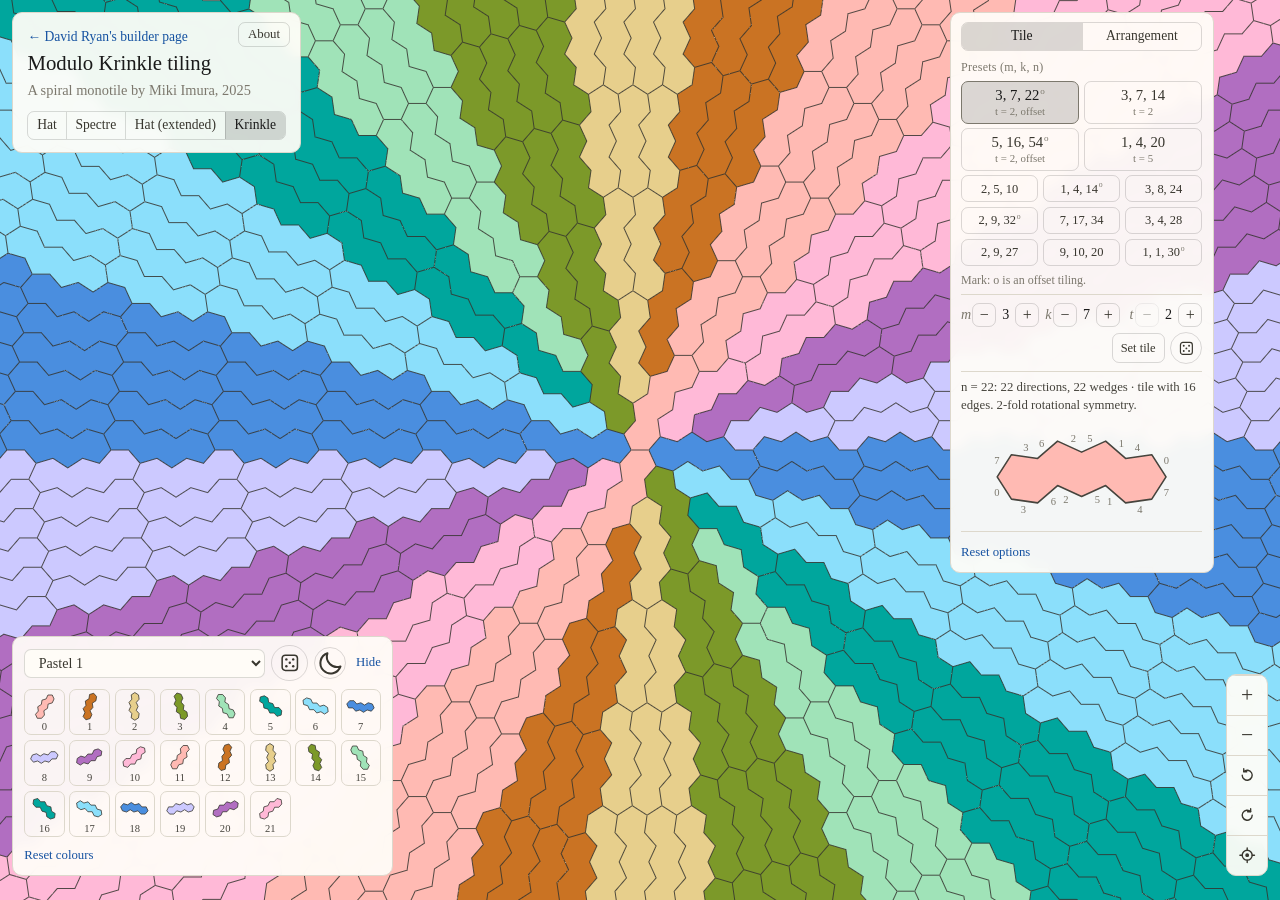
<file: tiles/krinkle/index.html>
<!DOCTYPE html>
<html lang="en">
<head>
<meta charset="UTF-8">
<meta name="viewport" content="width=device-width, initial-scale=1, viewport-fit=cover">
<title>Modulo Krinkle tiling – one tile, a fan of wedges</title>
<meta name="description" content="Explore Miki Imura's Modulo Krinkle tilings. One tile, set by three whole numbers, fills the plane in a fan of wedges that swirl round a centre.">
<link rel="icon" href="../../favicon.svg" type="image/svg+xml">
<link rel="icon" href="../../favicon-32.png" sizes="32x32">
<link rel="apple-touch-icon" href="../../apple-touch-icon.png">
<meta property="og:type" content="website">
<meta property="og:url" content="https://frankslav15.github.io/einstein-hat-explorer/tiles/krinkle/">
<meta property="og:title" content="Modulo Krinkle tiling – one tile, a fan of wedges">
<meta property="og:description" content="A spiral monotile by Miki Imura, 2025. Pan, zoom and reshape Modulo Krinkle tilings, whose wedges swirl round a centre.">
<meta property="og:image" content="https://drbuild.uk/social/krinkle.jpg">
<meta property="og:image:width" content="1200">
<meta property="og:image:height" content="630">
<meta property="og:image:alt" content="Pastel wedges of one tile swirling round a centre, in a Modulo Krinkle tiling">
<meta name="twitter:card" content="summary_large_image">
<meta name="twitter:image:alt" content="Pastel wedges of one tile swirling round a centre, in a Modulo Krinkle tiling">
<meta name="twitter:creator" content="@davidryan59">
<script src="../../assets/theme.js"></script>
<script>Theme.initTheme();</script>
<link rel="stylesheet" href="../engine/map.css">
<style>
  /* Presets: four large buttons, then the rest in rows of three. */
  .presets { display: grid; grid-template-columns: repeat(6, 1fr); gap: 0.3rem; }
  .presets button { min-width: 0; padding: 0.2rem 0.1rem; font-size: 0.78rem; font-variant-numeric: tabular-nums; white-space: nowrap; }
  .presets .big { grid-column: span 3; display: flex; flex-direction: column; align-items: center; line-height: 1.2; padding: 0.3rem 0.2rem; font-size: 0.92rem; }
  .presets .big small { font-size: 0.68rem; color: var(--muted); }
  .presets .small { grid-column: span 2; }
  .presets button[aria-pressed="true"] { background: var(--ring); color: var(--h1); border-color: var(--muted); }
  .presets sup { font-size: 0.62em; color: var(--muted); margin-left: 0.1em; line-height: 0; }
  .presets .big > span { display: block; }

  /* Steppers for m, k and t, then Offset and the dice. */
  .steppers { display: grid; grid-template-columns: repeat(3, 1fr); gap: 0.3rem; }
  .stepper { display: flex; align-items: center; gap: 0.1rem; font-size: 0.88rem; color: var(--h3); min-width: 0; }
  .stepper .lab { font-style: italic; width: 0.6rem; text-align: right; color: var(--muted); }
  .stepper button { width: 1.5rem; height: 1.5rem; padding: 0; line-height: 1; font-size: 1rem; display: grid; place-items: center; flex: none; }
  .stepper output { min-width: 1rem; text-align: center; font-variant-numeric: tabular-nums; color: var(--h1); }
  .options button:disabled { opacity: 0.4; cursor: default; }
  .options button:disabled:hover { border-color: var(--ring); color: var(--h3); }
  .offset-row { display: flex; align-items: center; justify-content: flex-end; gap: 0.5rem; }
  .offset-actions { display: flex; align-items: center; gap: 0.35rem; }
  #set-values { font-size: 0.78rem; padding: 0.28rem 0.5rem; }
  .options .dice { width: 2rem; height: 2rem; }
  .options label.disabled { opacity: 0.5; cursor: default; }
  .readout { margin: 0; font-size: 0.8rem; line-height: 1.4; color: var(--text); }
  .readout .error, .error-note { color: var(--danger); }
  .options .note { font-size: 0.75rem; color: var(--muted); margin: 0; line-height: 1.35; }
  /* The card stands left of the zoom buttons, so they never cover it. When
     it wraps below the title card on a narrow window, its height stops at
     the bottom of the screen and it scrolls inside. */
  .options { margin-right: 3.4rem; }
  @media (max-width: 700px) { .options { max-height: calc(100dvh - 210px); } }
  /* Two tabs, styled as the tiling switch: the tile, then how it is laid
     out and drawn. Reset options sits below both. */
  .options .tabs { display: grid; grid-template-columns: 1fr 1fr; border: 1px solid var(--ring); border-radius: 7px; overflow: hidden; }
  .options .tabs button { border: none; border-radius: 0; padding: 0.22rem 0.4rem; font-size: 0.85rem; }
  .options .tabs button + button { border-left: 1px solid var(--ring); }
  .options .tabs button[aria-selected="true"] { background: var(--ring); color: var(--h1); }
  .options .col { display: flex; flex-direction: column; gap: 0.4rem; }
  /* Touch targets: larger steppers, in a card wide enough to hold them. */
  @media (pointer: coarse) {
    .stepper button { width: 2rem; height: 2rem; }
    .stepper .lab { width: 0.7rem; }
  }
  @media (pointer: coarse) and (min-width: 641px) and (max-width: 959px) { .options { width: 19.5rem; } }
  /* The construction control: a play button and the scrubber. */
  .playback { display: flex; align-items: center; gap: 0.5rem; }
  .playback button { width: 2rem; height: 2rem; padding: 0; flex: none; display: grid; place-items: center; }
  .playback button svg { width: 1rem; height: 1rem; }
  .playback input[type="range"] { flex: 1; min-width: 0; }
  #play .pause, #play[aria-pressed="true"] .go { display: none; }
  #play[aria-pressed="true"] .pause { display: block; }
  #stage { font-size: 0.78rem; color: var(--muted); font-variant-numeric: tabular-nums; margin: 0; line-height: 1.3; }
  #tile-figure { display: block; width: 100%; height: 6.5rem; }
  #tile-figure text { fill: var(--muted); font-family: Georgia, serif; }
  #values-dialog { pointer-events: auto; color: var(--text); background: var(--panel); border: 1px solid var(--rule); border-radius: 10px; padding: 1rem; box-shadow: 0 12px 40px #0005; }
  #values-dialog::backdrop { background: #0007; }
  #values-dialog h2 { margin: 0 0 0.8rem; color: var(--h1); font-size: 1.05rem; font-weight: normal; }
  #values-dialog .fields { display: grid; grid-template-columns: repeat(3, 5rem); gap: 0.6rem; }
  #values-dialog label { display: grid; gap: 0.2rem; color: var(--h3); font-style: italic; }
  #values-dialog .family { display: flex; align-items: center; gap: 0.4rem; margin-top: 0.7rem; font-style: normal; }
  #values-dialog input { width: 100%; box-sizing: border-box; padding: 0.35rem; color: var(--text); background: var(--panel); border: 1px solid var(--rule); border-radius: 5px; font: inherit; }
  #values-dialog .error-note { min-height: 1.2em; max-width: 16rem; margin: 0.6rem 0; font-size: 0.8rem; }
  #values-dialog .value-note { margin: 0.65rem 0 0; color: var(--h3); font-size: 0.85rem; font-variant-numeric: tabular-nums; }
  #values-dialog .bounds-note { margin: 0.2rem 0 0; max-width: 17rem; color: var(--muted); font-size: 0.75rem; line-height: 1.35; }
  #values-dialog .ok-note { color: #18763a; }
  :root[data-theme="dark"] #values-dialog .ok-note { color: #63d68a; }
  #values-dialog .actions { display: flex; justify-content: flex-end; gap: 0.5rem; }
</style>
</head>
<body>

<canvas id="map" tabindex="0" aria-label="Modulo Krinkle tiling map. Drag to move, scroll or pinch to zoom, arrow keys to move, plus and minus to zoom, shift and the arrow keys to turn."></canvas>

<div class="top">
<div class="card title">
  <a class="back" href="https://drbuild.uk/" target="_blank" rel="noopener">← David Ryan's builder page</a>
  <button type="button" class="about-open" id="about-open">About</button>
  <h1>Modulo Krinkle tiling</h1>
  <p class="hint">A spiral monotile by Miki Imura, 2025</p>
  <div class="row">
    <nav class="switch" aria-label="Tiling">
      <a href="../hat/index.html">Hat</a><a href="../spectre/index.html">Spectre</a><a href="../hat-extended/index.html">Hat (extended)</a><a href="../krinkle/index.html" aria-current="page">Krinkle</a>
    </nav>
  </div>
</div>

<div class="card options">
  <div class="head">
    <button type="button" class="fold" id="options-fold" aria-expanded="false">Options</button>
  </div>
  <div class="body">
    <div class="tabs" role="tablist" aria-label="Options">
      <button type="button" role="tab" id="tab-tile" aria-controls="panel-tile" aria-selected="true">Tile</button><button type="button" role="tab" id="tab-arrangement" aria-controls="panel-arrangement" aria-selected="false" tabindex="-1">Arrangement</button>
    </div>
    <div class="col" id="panel-tile" role="tabpanel" aria-labelledby="tab-tile">
    <div class="section">
      <span class="section-title">Presets (m, k, n)</span>
      <div class="presets" id="presets"></div>
      <p class="hint">Mark: o is an offset tiling.</p>
    </div>
    <div class="section">
      <div class="steppers" id="steppers">
        <div class="stepper" data-param="m"><span class="lab">m</span><button type="button" data-step="-1" aria-label="Lower m">−</button><output>3</output><button type="button" data-step="1" aria-label="Raise m">+</button></div>
        <div class="stepper" data-param="k"><span class="lab">k</span><button type="button" data-step="-1" aria-label="Lower k">−</button><output>7</output><button type="button" data-step="1" aria-label="Raise k">+</button></div>
        <div class="stepper" data-param="t"><span class="lab">t</span><button type="button" data-step="-1" aria-label="Lower t">−</button><output>2</output><button type="button" data-step="1" aria-label="Raise t">+</button></div>
      </div>
      <div class="offset-row">
        <div class="offset-actions">
        <button type="button" id="set-values">Set tile</button>
        <button type="button" class="dice" id="random-tile" title="Random tiling" aria-label="Random tiling">
          <svg viewBox="0 0 24 24" fill="none" stroke="currentColor" stroke-width="1.7" stroke-linejoin="round" aria-hidden="true">
            <rect x="3.5" y="3.5" width="17" height="17" rx="3.5"/>
            <g fill="currentColor" stroke="none"><circle cx="8.2" cy="8.2" r="1.35"/><circle cx="15.8" cy="8.2" r="1.35"/><circle cx="12" cy="12" r="1.35"/><circle cx="8.2" cy="15.8" r="1.35"/><circle cx="15.8" cy="15.8" r="1.35"/></g>
          </svg>
        </button>
        </div>
      </div>
    </div>
    <div class="section">
      <p class="readout" id="readout" aria-live="polite"></p>
      <svg id="tile-figure" viewBox="-3 -2 6 4" role="img" aria-label="The tile, with each edge labelled by its direction"></svg>
    </div>
    </div>
    <div class="col" id="panel-arrangement" role="tabpanel" aria-labelledby="tab-arrangement" hidden>
    <div class="section">
      <span class="section-title" id="layout-title">Arrangement</span>
      <div class="inline" id="layout" role="radiogroup" aria-labelledby="layout-title">
        <label><input type="radio" name="layout" value="fan"> Fan</label>
        <label><input type="radio" name="layout" value="repeat"> Repeating</label>
        <label><input type="radio" name="layout" value="boundary"> Grain</label>
      </div>
    </div>
    <div class="section">
      <label class="section-title" for="shape">Edge shape</label>
      <select id="shape"></select>
      <div class="inline" id="edge-arrangement" role="radiogroup" aria-label="Edge arrangement">
        <label id="single-label"><input type="radio" name="edge-arrangement" value="alt"> Single</label>
        <label><input type="radio" name="edge-arrangement" value="S"> Double</label>
      </div>
      <p class="note" id="offset-note" hidden>With offset the central edge is walked from both sides in opposite directions, so only Double fits.</p>
      <div class="slider" id="bend-box">
        <span>Height</span><output id="bend-out"></output>
        <input type="range" id="bend" min="-0.75" max="0.75" step="0.005" data-stops="0" aria-label="Height">
        <div class="limits" id="limits"></div>
        <div class="ticks zero"><button type="button" id="bend-zero" title="Straight edges">0</button></div>
        <div class="limit-note" id="limit-note"></div>
      </div>
      <div class="slider" data-param="waves">
        <span>Waves</span><output></output>
        <input type="range" min="1" max="3" step="1" aria-label="Waves">
      </div>
      <div class="slider" data-param="peak">
        <span>Peak position</span><output></output>
        <input type="range" min="0" max="1" step="0.01" data-stops="0,0.5,1" aria-label="Peak position">
      </div>
      <div class="slider" data-param="rise">
        <span>Rising side</span><output></output>
        <input type="range" min="0" max="1" step="0.01" data-stops="0,0.5" aria-label="Rising side">
      </div>
      <div class="slider" data-param="fall">
        <span>Falling side</span><output></output>
        <input type="range" min="0" max="1" step="0.01" data-stops="0,0.5" aria-label="Falling side">
      </div>
      <div class="slider" data-param="neck">
        <span>Neck width</span><output></output>
        <input type="range" min="0" max="1" step="0.01" aria-label="Neck width">
      </div>
    </div>
    <div class="section">
      <label id="outlines-label"><input type="checkbox" id="outlines"> Wedge outlines</label>
    </div>
    <div class="section" id="playback-section">
      <label class="section-title" for="scrub">Construction</label>
      <div class="playback">
        <button type="button" id="play" aria-pressed="false" title="Play the construction" aria-label="Play the construction">
          <svg class="go" viewBox="0 0 24 24" fill="currentColor" aria-hidden="true"><path d="M7 4.5v15l12-7.5z"/></svg>
          <svg class="pause" viewBox="0 0 24 24" fill="currentColor" aria-hidden="true"><path d="M6.5 4.5h4v15h-4zM13.5 4.5h4v15h-4z"/></svg>
        </button>
        <input type="range" id="scrub" min="0" max="1000" step="1" value="1000" aria-label="Construction position" aria-valuetext="Whole tiling">
      </div>
      <p id="stage" aria-live="off">Whole tiling</p>
    </div>
    </div>
    <div class="section">
      <div><button type="button" class="linkish" id="reset-options" title="Tile, arrangement, edges and wedge outlines back to how the page opens">Reset options</button></div>
    </div>
  </div>
</div>

<dialog id="values-dialog" aria-labelledby="values-title">
  <form id="values-form" novalidate>
    <h2 id="values-title">Set tile</h2>
    <div class="fields">
      <label>m<input id="value-m" type="number" inputmode="numeric" step="1" required></label>
      <label>k<input id="value-k" type="number" inputmode="numeric" step="1" min="1" max="120" required></label>
      <label>t<input id="value-t" type="number" inputmode="numeric" step="1" min="2" required></label>
    </div>
    <label class="family"><input id="offset" type="checkbox"> Two-fold family</label>
    <p class="bounds-note">Joins two half-fans. This changes the tile and gives the tiling 2-fold symmetry.</p>
    <p class="value-note" id="values-n"></p>
    <p class="bounds-note" id="values-bounds"></p>
    <p class="error-note" id="values-error" aria-live="polite"></p>
    <div class="actions">
      <button type="button" id="values-cancel">Cancel</button>
      <button type="submit">Apply</button>
    </div>
  </form>
</dialog>
</div>

<div class="card zoom" role="group" aria-label="Zoom and turn">
  <button type="button" id="compass" class="compass" title="Turn back to north" aria-label="Turn back to north" hidden>
    <svg viewBox="0 0 24 24" aria-hidden="true">
      <path d="M12 3 8.5 12h7z" fill="#d11a35"/><path d="M12 21 8.5 12h7z" fill="currentColor" opacity="0.55"/>
    </svg>
  </button>
  <button type="button" id="zoom-in" title="Zoom in" aria-label="Zoom in">+</button>
  <button type="button" id="zoom-out" title="Zoom out" aria-label="Zoom out">−</button>
  <button type="button" id="turn-left" title="Turn left 5°" aria-label="Turn left 5 degrees">
    <svg viewBox="0 0 24 24" fill="none" stroke="currentColor" stroke-width="1.8" stroke-linecap="round" stroke-linejoin="round" aria-hidden="true">
      <path d="M5.5 12a6.5 6.5 0 1 0 2-4.7"/><path d="M7.5 3.5v4h4"/>
    </svg>
  </button>
  <button type="button" id="turn-right" title="Turn right 5°" aria-label="Turn right 5 degrees">
    <svg viewBox="0 0 24 24" fill="none" stroke="currentColor" stroke-width="1.8" stroke-linecap="round" stroke-linejoin="round" aria-hidden="true">
      <path d="M18.5 12a6.5 6.5 0 1 1-2-4.7"/><path d="M16.5 3.5v4h-4"/>
    </svg>
  </button>
  <button type="button" id="home" title="Back to the start" aria-label="Back to the start">
    <svg viewBox="0 0 24 24" fill="none" stroke="currentColor" stroke-width="1.8" stroke-linecap="round" aria-hidden="true">
      <circle cx="12" cy="12" r="6.5"/><circle cx="12" cy="12" r="1.6" fill="currentColor"/>
      <path d="M12 2.5v3M12 18.5v3M2.5 12h3M18.5 12h3"/>
    </svg>
  </button>
</div>

<div class="card legend" id="legend">
  <div class="legend-head">
    <select id="scheme" aria-label="Colours"></select>
    <button type="button" class="dice" id="random-colours" title="Random colours" aria-label="Random colours">
      <svg viewBox="0 0 24 24" fill="none" stroke="currentColor" stroke-width="1.7" stroke-linejoin="round" aria-hidden="true">
        <rect x="3.5" y="3.5" width="17" height="17" rx="3.5"/>
        <g fill="currentColor" stroke="none"><circle cx="8.2" cy="8.2" r="1.35"/><circle cx="15.8" cy="8.2" r="1.35"/><circle cx="12" cy="12" r="1.35"/><circle cx="8.2" cy="15.8" r="1.35"/><circle cx="15.8" cy="15.8" r="1.35"/></g>
      </svg>
    </button>
    <button class="theme-toggle" type="button" hidden>
      <svg class="sun" viewBox="0 0 24 24" fill="none" stroke="currentColor" stroke-width="1.7" stroke-linecap="round" aria-hidden="true">
        <circle cx="12" cy="12" r="4.1"/>
        <path d="M12 2.7v2.1M12 19.2v2.1M21.3 12h-2.1M4.8 12H2.7M18.6 5.4 17.1 6.9M6.9 17.1l-1.5 1.5M18.6 18.6l-1.5-1.5M6.9 6.9 5.4 5.4"/>
      </svg>
      <svg class="moon" viewBox="0 0 24 24" fill="none" stroke="currentColor" stroke-width="1.7" stroke-linejoin="round" aria-hidden="true">
        <path d="M20.4 14.5A8.6 8.6 0 0 1 9.5 3.6a8.6 8.6 0 1 0 10.9 10.9z"/>
      </svg>
    </button>
    <button type="button" class="linkish" id="legend-toggle" aria-expanded="true">Hide</button>
  </div>
  <div id="legend-body" aria-live="polite"></div>
</div>

<div class="card status" id="status" hidden>Building tiles…</div>

<div class="card about" id="about" role="dialog" aria-modal="false" aria-labelledby="about-title" hidden>
  <button type="button" class="close" id="about-close" aria-label="Close">×</button>
  <h2 id="about-title">Modulo Krinkle tilings</h2>
  <p>
    A Modulo Krinkle tiling uses one tile. Its edges all have the same
    length, and its shape comes from three whole numbers, <em>m</em>,
    <em>k</em> and <em>t</em>, and an <em>Offset</em> switch. Miki Imura found
    the family in 2025. Copies of the tile fill the plane in a fan of
    congruent wedges that swirl round a centre. The page names a tiling by the
    triple (m, k, n), where n counts the directions that the edges take.
  </p>
  <p>
    <em>The tile.</em> Draw two routes of unit steps between the same two
    points. Each route has k + 1 steps, and the routes bound the tile, which
    so has 2k + 2 edges. The directions run 0 to n − 1, 360° ÷ n apart. The
    lower route steps in directions 0, m, 2m and so on, counting in jumps of
    m on a clock with k hours, and ends with a step in direction k. The
    upper route takes the same steps with its first and last swapped. The tile
    figure in the options shows each edge's direction when k is 12 or less.
  </p>
  <p>
    <em>The wedge.</em> Slide the tile along two fixed steps and the copies
    stack into a wedge, with one tile in its first row, two in its second, and
    so on. The staircase along each side of a wedge repeats the tile's lower
    route or its upper route. The wedge opens at exactly 360° ÷ n.
  </p>
  <p>
    <em>The fan.</em> Turn the wedge by 360° ÷ n, over and over, and each
    new wedge slots against the last, because the staircase on one side of a
    wedge is the staircase on the other side of the next. Without offset, k
    wedges close up to the centre of a fan, and t copies of that fan turn
    to fill the circle, so the tiling has t-fold symmetry. With offset, half
    of the n wedges follow the same rule and the other half are those wedges
    given a half turn about the middle of one edge. The tiling then has
    2-fold symmetry. The offset also changes n, so it changes the tile.
  </p>
  <p>
    <em>Grain boundary.</em> A third arrangement extends one staircase between
    two neighbouring wedge directions in both directions. A half-plane of
    each lattice fills either side. The boundary repeats along its length,
    while the two sides use tile orientations one step apart.
  </p>
  <p>
    <em>Periodic too.</em> The same tile also tiles the plane periodically.
    Choose <em>Repeating</em> to see it. That makes these tilings non-periodic
    rather than aperiodic, which is the difference from the Hat and the
    Spectre, whose tiles admit no periodic tiling at all.
  </p>
  <p>
    <em>Edges.</em> Every edge is a step of one direction, and the two tiles
    that share it hold it as the same step. <em>Single</em> puts one bump on
    each edge, and <em>Double</em> puts an S-shaped pair. With offset, only
    Double fits. <em>Height</em> sets how far each edge swings, and the
    red stripes show where tiles collide. <em>Wedge outlines</em> draws the
    wedge boundaries, and thicker lines mark the seams between fans.
  </p>
  <p>
    <em>Construction.</em> Play builds the fan wedge by wedge: the first
    wedge grows row by row, then each next wedge, and last the other copies
    of the fan together. Drag the slider to stop at any point. It needs the
    Fan arrangement.
  </p>
  <p>
    Drag to move. Scroll, pinch or double-click to zoom. Turn with the turn
    buttons, a two-finger twist, a right-drag, Ctrl and drag, or Shift and
    the arrow keys. The address bar keeps your place, tile, colours and edges,
    so you can share a view.
  </p>
  <ul>
    <li><a target="_blank" rel="noopener" href="https://arxiv.org/abs/2506.07638">A family of non-periodic tilings</a> – Imura's paper on arXiv, with the construction and its proof</li>
    <li><a target="_blank" rel="noopener" href="https://archive.bridgesmathart.org/2026/bridges2026-77.html">Spiral tilings derived from modular arithmetic</a> – Imura's Bridges 2026 paper, with more presets and the spiral arm counts</li>
    <li><a target="_blank" rel="noopener" href="https://arxiv.org/abs/2609.01270">Farey structure in Modulo Krinkle tilings</a> – Fujiwara's paper on arXiv</li>
    <li><a target="_blank" rel="noopener" href="https://mk.tiling.jp/playground">Modulo Krinkle Playground</a> – Imura's own generator</li>
    <li><a target="_blank" rel="noopener" href="https://github.com/davidryan59/davidryan59.github.io/tree/main/app/tiles">Code on GitHub</a> – WebGL, no libraries</li>
  </ul>
</div>

<div class="card fail" id="fail" hidden>
  <p>This page needs WebGL 2, which this browser does not offer.</p>
</div>

<script src="tiling.js"></script>
<script src="../engine/edges.js"></script>
<script src="../engine/map.js"></script>
<script>
(function () {
  'use strict';

  var TM = TilingMap, SS = EdgeShapes, K = KrinkleTiling;
  var oklch = TM.oklch, hex = TM.hex;

  /* ------------------------------------------------------------- state */

  // The tile (m, k, t, offset), the arrangement, and the edges. The tile
  // and arrangement build a new tiling, so a change waits for the workers.
  // The edges only reshape the tiles already loaded.
  function defaults() {
    return { m: 3, k: 7, t: 2, offset: 1, layout: 'fan',
             shape: 'line', bend: 0.15, params: Object.assign({}, SS.DEFAULTS), edgeArr: 'alt' };
  }
  var st = defaults();
  // The construction clock, 0 to w + 1, or null for the whole tiling. A full
  // play takes this many seconds, whatever w is.
  var pb = null, playing = false, PLAY_SECONDS = 20;

  function gcd(a, b) { while (b) { var r = a % b; a = b; b = r; } return a; }
  // The m that suit k: no common factor with k, and n within its cap at
  // t = 2. With offset, n = 2(2k − m), so above k = 60 a small m is out.
  function validMs(k, offset) {
    if (k === 1) return [1];
    var out = [];
    for (var m = 1; m < k; m++) if (gcd(m, k) === 1 && K.directions(m, k, 2, offset) <= K.MAX_N) out.push(m);
    return out;
  }
  // The valid m nearest to m, the lower one on a tie.
  function nearestM(m, k, offset) {
    var best = 1, gap = Infinity;
    validMs(k, offset).forEach(function (v) { if (Math.abs(v - m) < gap) { gap = Math.abs(v - m); best = v; } });
    return best;
  }
  // The smallest and largest t: n at least 3, and at most 240.
  function tRange(m, k, offset) {
    var lo = k === 1 ? 3 : 2, hi = lo;
    while (K.directions(m, k, hi + 1, offset) <= K.MAX_N) hi++;
    return [lo, hi];
  }
  function clampT() {
    var r = tRange(st.m, st.k, st.offset);
    st.t = Math.max(r[0], Math.min(r[1], st.t));
  }
  function options() { return { m: st.m, k: st.k, t: st.t, offset: st.offset, arrangement: st.layout }; }
  function optionsKey() { var o = options(); return [o.m, o.k, o.t, o.offset, o.arrangement].join(','); }

  // The tile for the options, built here as well as in the workers, so the
  // controls and the tile figure answer at once.
  var buildKey = '', buildInfo = null;
  function uiInfo() {
    var key = optionsKey();
    if (key !== buildKey) { buildInfo = K.build(options()).info; buildKey = key; }
    return buildInfo;
  }

  /* The edge shape and arrangement. With offset only Double fits: see the
     edge rule in docs/krinkle.md. */
  function effArr() { return st.offset ? 'S' : st.edgeArr; }
  function straight() { return st.shape === 'line' || Math.abs(st.bend) < 1e-9; }
  function edgeState() { return { shape: st.shape, bend: st.bend, params: st.params, arrangement: effArr() }; }
  function clampBend(b) { return Math.max(-0.75, Math.min(0.75, b)); }
  function setShape(id) {
    var old = SS.OLD[id];
    if (old) {
      st.shape = old.shape;
      if (old.params) Object.assign(st.params, old.params);
      return true;
    }
    if (SS.BY_ID[id]) { st.shape = id; return true; }
    return false;
  }

  /* ------------------------------------------------------- address bar */

  function parseHash() {
    var q = {};
    location.hash.replace(/^#/, '').split('&').forEach(function (kv) {
      var i = kv.indexOf('=');
      if (i <= 0) return;
      try { q[kv.slice(0, i)] = decodeURIComponent(kv.slice(i + 1)); } catch (e) {}
    });
    return q;
  }
  // Keys: mk=m,k  t  o  a=fan|grain|rep  e (edge shape)  b (height)
  // ea=alt|S (edge arrangement)  p (shape settings). An old-style a=alt or
  // a=S sets the edge arrangement.
  function applyKeys(q) {
    if (q.mk) {
      var p = q.mk.split(',').map(Number);
      if (p.length === 2 && p.every(isFinite)) { st.m = p[0]; st.k = p[1]; }
    }
    if (q.t !== undefined && isFinite(+q.t)) st.t = +q.t;
    if (q.o !== undefined) st.offset = q.o === '1' ? 1 : 0;
    // A tile the link names wrongly falls back to the opening one.
    if (K.validate(options())) {
      var d = defaults();
      st.m = d.m; st.k = d.k; st.t = d.t; st.offset = d.offset;
    }
    if (q.a === 'fan' || q.a === 'grain' || q.a === 'rep') st.layout = q.a === 'rep' ? 'repeat' : (q.a === 'grain' ? 'boundary' : 'fan');
    else if (q.a === 'alt' || q.a === 'S') st.edgeArr = q.a;
    if (q.ea === 'alt' || q.ea === 'S') st.edgeArr = q.ea;
    if (q.p) q.p.split(';').forEach(function (kv) {
      var s = kv.split(':');
      if (SS.DEFAULTS[s[0]] !== undefined && !isNaN(parseFloat(s[1]))) st.params[s[0]] = parseFloat(s[1]);
    });
    if (q.e) setShape(q.e);
    if (q.b !== undefined && !isNaN(parseFloat(q.b))) st.bend = clampBend(parseFloat(q.b));
    // A link with no pb shows the whole tiling. Past the last stage is whole too.
    var t = q.pb === undefined ? NaN : parseFloat(q.pb);
    pb = null;
    playing = false;
    if (isFinite(t) && t >= 0 && st.layout === 'fan' && t < uiInfo().w + 1) pb = t;
  }
  var startKeys = parseHash();
  applyKeys(startKeys);

  /* --------------------------------------------------------- the shape */

  // Corners relative to the tile's reference point Q/2, which is the centre
  // the tile record holds.
  function cornersOf(inf) {
    if (!inf._rel) {
      var qx = inf.Q[0] / 2, qy = inf.Q[1] / 2;
      inf._rel = inf.outline.map(function (p) { return [p[0] - qx, p[1] - qy]; });
    }
    return inf._rel;
  }
  // Single: lower edges take 0 and upper edges a half turn. Double: all 0.
  function outlineFor(inf, res) {
    var p = res < 0 || straight() ? null : SS.fitted(edgeState(), res);
    var single = effArr() === 'alt';
    return SS.outlineWith(cornersOf(inf), function () { return p; }, function (e) { return K.edgeSymmetry(inf.k, e, single); });
  }

  // The tiling the engine is showing. The controls may already ask for
  // another one while the workers build it.
  var built = uiInfo();
  var shapeKey = '';
  var outlineMemo = {};
  var shape = {
    signature: function () {
      return [built.m, built.k, built.t, built.offset].join(',') + '|' +
        (straight() ? 'line' : JSON.stringify([st.shape, st.bend, st.params, effArr()]));
    },
    lodKey: function (res) {
      var smooth = st.shape === 'curve' || st.shape === 'jigsaw';
      return res < 0 ? 'straight' : smooth ? 'r' + res : 'poly';
    },
    // Curves under a device pixel high draw straight. A high-k tiling zoomed
    // out would otherwise trace thousands of curves it cannot show.
    lod: function (k) {
      if (straight() || Math.abs(st.bend) * k < 1) return -1;
      return k < 6 ? 0 : k < 20 ? 1 : k < 60 ? 2 : 3;
    },
    // A curved fill costs a triangle per profile point, many of them under
    // a pixel when the tiles are small. Below 2 device pixels of height the
    // fill stays straight. Each neighbour strokes its own side of the same
    // curve, so the line stays whole, and only a sliver of fill under 2
    // pixels takes the other tile's colour.
    meshLod: function (k) { return Math.abs(st.bend) * k < 2 ? -1 : shape.lod(k); },
    corners: function () { return cornersOf(built); },
    // The key asks for one outline per class, so keep the last few.
    outline: function (res) {
      var sig = shape.signature();
      if (sig !== shapeKey) { shapeKey = sig; outlineMemo = {}; }
      return outlineMemo[res] || (outlineMemo[res] = outlineFor(built, res));
    },
    profile: function (res) {
      if (res < 0) return null;
      var p = SS.fitted(edgeState(), res), single = effArr() === 'alt', k = built.k;
      return p ? { pts: p, symAt: function (i) { return K.edgeSymmetry(k, i, single); }, selAt: function () { return 0; } } : null;
    }
  };

  /* ----------------------------------------------------------- colours */

  // Every class is its own group, so a grouping is a list of classes and
  // `of` is the identity. The counts follow the tiling being shown.
  function ring(n, L, C, h0) {
    var out = [];
    for (var i = 0; i < n; i++) out.push(oklch(L, C, h0 + i * 360 / n));
    return out;
  }
  function copies() { return built.offset ? 2 : built.t; }
  function classesOf(n, turn, caption) {
    var out = [];
    for (var i = 0; i < n; i++) out.push({ turn: turn(i), flip: 0, caption: caption(i) });
    return out;
  }
  function parity(i) { return i ? 'odd' : 'even'; }
  var identity = function (k) { return k; };
  var narrow = function () { return window.innerWidth <= 640; };

  var classCache = { key: '', list: null };
  function cached(id, n, make) {
    var key = id + ':' + n + ':' + built.w;
    if (classCache.key !== key) classCache = { key: key, list: make() };
    return classCache.list;
  }
  var groupings = [
    { id: 'fan', name: 'Wedges, one colour each', mode: 0, of: identity,
      get n() { return built.n; },
      get cols() { return Math.min(built.n, narrow() ? 5 : 8); },
      classes: function () { return cached('fan', built.n, function () { return classesOf(built.n, identity, identity); }); } },
    { id: 'alt', name: 'Alternate wedges', mode: 2, of: identity, n: 2, cols: 2,
      classes: function () { return classesOf(2, identity, parity); } },
    { id: 'copies', name: 'Copies of the fan', mode: 3, of: identity,
      get n() { return copies(); },
      get cols() { return Math.min(copies(), 4); },
      classes: function () { return classesOf(copies(), function (q) { return q * built.w; }, function (q) { return 'copy ' + (q + 1); }); } },
    { id: 'rings', name: 'Rings', mode: 4, of: identity, n: 2, cols: 2,
      classes: function () { return classesOf(2, function () { return 0; }, parity); } },
    { id: 'columns', name: 'Columns', mode: 5, of: identity, n: 2, cols: 2,
      classes: function () { return classesOf(2, function () { return 0; }, parity); } },
    { id: 'lattice', name: 'Lattice, for Repeating', mode: 7, of: identity, n: 4, cols: 2,
      classes: function () {
        return classesOf(4, function () { return 0; }, function (i) { return (i & 1) + ',' + (i >> 1); });
      } },
    { id: 'one', name: '1 colour', mode: 6, of: identity, n: 1, cols: 1,
      classes: function () { return classesOf(1, function () { return 0; }, function () { return ''; }); } }
  ];
  var groupingOf = {};
  groupings.forEach(function (g) { groupingOf[g.id] = g; });

  /* Pastel and Lattice set some tiles in a stronger accent, as the Hat and
     Spectre do for their rare tiles. In Pastel about one wedge in three
     takes it. The accent wedges spread evenly through each copy of the fan,
     so every copy matches. A copy is k wedges, or n/2 with offset; below
     three wedges the accents spread round the whole circle. */
  function accent(hue) { return oklch(0.64, 0.14, hue); }
  function accentWedges(n, every) {
    var per = built.w >= 3 ? built.w : n, a = Math.max(1, Math.round(per / every)), on = [], i, j, p;
    for (i = 0; i < n; i++) on.push(false);
    for (j = 0; j < a; j++) for (p = Math.floor((j + 0.5) * per / a); p < n; p += per) on[p] = true;
    return on;
  }
  // Run evenly spaced hue tracks round the circle together. One track gives
  // consecutive hues; two jump 180 degrees plus a small advance; then the
  // jumps are 120, 90, 72 and 60 degrees. Each fan copy repeats the sequence.
  function trackedPastels(n, tracks, darkEvery) {
    var per = wedgesPerCopy(n), steps = Math.ceil(per / tracks), out = [];
    for (var i = 0; i < n; i++) {
      var j = i % per, track = j % tracks;
      var hue = 25 + track * 360 / tracks + Math.floor(j / tracks) * 360 / steps;
      var dark = j % darkEvery === darkEvery - 1;
      out.push(oklch(dark ? 0.64 : 0.86, dark ? 0.14 : 0.09, hue));
    }
    return out;
  }
  // The lattice class that takes the accent in Lattice, one tile in four:
  // the teal class, which reads clearest against the pastels.
  var LATTICE_ACCENT = 2;

  // The coloured schemes look the same in light and dark mode. The tiles
  // fill the screen, and a darker Pastel turned murky. Each tile takes
  // whichever ink contrasts with it, so dark mode changes only the panels.
  // Plain keeps a dark version, since its colour stands in for the
  // background.
  var presets = [
    { id: 'pastel', name: 'Pastel 1', grouping: 'fan', colours: function () {
      return trackedPastels(built.n, 1, 2);
    } },
    { id: 'opposites', name: 'Pastel 2', grouping: 'fan', colours: function () {
      return trackedPastels(built.n, 2, 3);
    } },
    { id: 'opposites3', name: 'Pastel 3', grouping: 'fan', colours: function () {
      return trackedPastels(built.n, 3, 4);
    } },
    { id: 'opposites4', name: 'Pastel 4', grouping: 'fan', colours: function () {
      return trackedPastels(built.n, 4, 3);
    } },
    { id: 'pastel5', name: 'Pastel 5', grouping: 'fan', colours: function () {
      return trackedPastels(built.n, 5, 4);
    } },
    { id: 'pastel6', name: 'Pastel 6', grouping: 'fan', colours: function () {
      return trackedPastels(built.n, 6, 3);
    } },
    { id: 'rainbow', name: 'Rainbow', grouping: 'fan', colours: function () {
      return ring(built.n, 0.78, 0.13, 25);
    } },
    { id: 'grey', name: 'Greyscale', grouping: 'fan', colours: function () {
      var out = [];
      for (var i = 0; i < built.n; i++) out.push(oklch(built.n > 1 ? i / (built.n - 1) : 0.5, 0, 0));
      return out;
    } },
    { id: 'two', name: 'Two tones', grouping: 'alt', colours: function () {
      return [oklch(0.86, 0.08, 250), oklch(0.86, 0.08, 40)];
    } },
    { id: 'copies', name: 'Copies', grouping: 'copies', colours: function () {
      return ring(copies(), 0.82, 0.1, 25);
    } },
    { id: 'rings', name: 'Rings', grouping: 'rings', colours: function () {
      return [oklch(0.88, 0.07, 200), oklch(0.88, 0.07, 20)];
    } },
    { id: 'columns', name: 'Columns', grouping: 'columns', colours: function () {
      return [oklch(0.88, 0.07, 300), oklch(0.88, 0.07, 110)];
    } },
    { id: 'lattice', name: 'Lattice', grouping: 'lattice', colours: function () {
      return ring(4, 0.86, 0.09, 25).map(function (c, i) { return i === LATTICE_ACCENT ? accent(25 + i * 90) : c; });
    } },
    { id: 'plain', name: 'Plain', grouping: 'one', colours: function (dark) { return [dark ? hex('#2a2a30') : hex('#fdfcf8')]; } }
  ];

  /* Random colours that keep the wedges in order round the circle. The
     dice in the colour panel takes one of these half the time when the key
     shows one colour per wedge. Each runs through every copy of the fan
     alike, or, for a hue ring, may run once round the whole circle. */
  function rand(a, b) { return a + Math.random() * (b - a); }
  function wedgesPerCopy(n) { return built.w >= 2 ? built.w : n; }
  // Chroma that suits a lightness: strong in the middle, gentle near white.
  function chromaFor(L) { return 0.09 + 0.25 * (0.9 - L); }
  var rolls = [
    // A hue ring, with a random start, direction and lightness band.
    function (n) {
      var h0 = rand(0, 360), dir = Math.random() < 0.5 ? 1 : -1, L = rand(0.62, 0.9), C = chromaFor(L);
      var turns = Math.random() < 0.5 ? 1 : n / wedgesPerCopy(n), out = [];
      for (var i = 0; i < n; i++) out.push(oklch(L, C, h0 + dir * i * 360 * turns / n));
      return out;
    },
    // A gradient between two hues, out and back through each copy, so the
    // circle closes with no seam. It blends in OKLab, a, b being the
    // chroma's two components.
    function (n) {
      var per = wedgesPerCopy(n), ends = [0, 1].map(function () {
        var L = rand(0.6, 0.9);
        return { L: L, C: chromaFor(L) };
      });
      ends[0].h = rand(0, 360);
      ends[1].h = ends[0].h + rand(90, 270);
      var ab = ends.map(function (e) { return [e.C * Math.cos(e.h * Math.PI / 180), e.C * Math.sin(e.h * Math.PI / 180)]; });
      var out = [];
      for (var i = 0; i < n; i++) {
        var f = 1 - Math.abs(2 * (i % per) / per - 1);
        var a = ab[0][0] + f * (ab[1][0] - ab[0][0]), b = ab[0][1] + f * (ab[1][1] - ab[0][1]);
        out.push(oklch(ends[0].L + f * (ends[1].L - ends[0].L), Math.hypot(a, b), Math.atan2(b, a) * 180 / Math.PI));
      }
      return out;
    },
    // An accented Pastel, with a random first hue and one accent in two,
    // three or four wedges.
    function (n) {
      var h0 = rand(0, 360), on = accentWedges(n, 2 + Math.floor(Math.random() * 3)), Lb = rand(0.84, 0.9), La = rand(0.56, 0.7);
      var out = [];
      for (var i = 0; i < n; i++) out.push(oklch(on[i] ? La : Lb, chromaFor(on[i] ? La : Lb), h0 + i * 360 / n));
      return out;
    }
  ];
  groupingOf.fan.roll = function () { return rolls[Math.floor(Math.random() * rolls.length)](built.n); };

  // Repeating has one orientation, so the wedge colourings show one colour.
  // Moving between the arrangements swaps to the colouring that shows
  // something, unless the colours were chosen to suit already.
  function fitColours() {
    var id = map.scheme(), gid = id.indexOf('custom:') === 0 ? id.slice(7) : presets.filter(function (p) { return p.id === id; })[0].grouping;
    if (st.layout === 'repeat' && (gid === 'fan' || gid === 'alt' || gid === 'copies')) map.scheme('lattice');
    else if (st.layout !== 'repeat' && gid === 'lattice') map.scheme('pastel');
  }

  /* ------------------------------------------------------------ engine */

  var map = null;
  var pendingHome = null;

  function onReady(info) {
    built = info;
    classCache.key = '';
    shapeKey = '';
    // The clock is for the tiling now shown, so it waits for the workers.
    if (pb !== null && pb >= info.w + 1) pb = null;
    syncControls();
    scheduleLimits();
    pushPlayback();
    if (pendingHome && map) { var h = pendingHome; pendingHome = null; map.home(h.scale, h.immediate); }
  }

  map = TM.start({
    name: 'krinkle',
    worker: 'tiling.js',
    handler: K.createHandler,
    record: 'krinkle',
    maxCorners: 2 * K.MAX_K + 2,
    grid: false,
    options: options(),
    // About eight tile lengths (|Q|) across the shorter side of the window.
    // At high k that leaves the tile a sliver, so the tile's mean thickness,
    // its area over |Q|, also spans at least a sixtieth of that side. The
    // thin rhombi of k = 1 keep the length rule, as their papers draw them.
    startScale: function (info, W, H) {
      var side = Math.min(W, H), s = side / (8 * info.Qlen);
      return info.k > 1 ? Math.max(s, side / 60 / (Math.abs(info.area) / info.Qlen)) : s;
    },
    classMode: 0,
    classes: function (g) { return g.classes(); },
    groupings: groupings,
    presets: presets,
    defaultScheme: 'pastel',
    shape: shape,
    tileRadius: function () { return built.circumradius + (straight() ? 0 : Math.abs(st.bend)) + 0.5; },
    onReady: onReady,
    onError: function (message) { showError(message); },
    onReset: function () {
      st = defaults();
      syncControls();
      fitColours();
      rebuild(null);
    },
    hashGet: function () {
      var h = { mk: st.m + ',' + st.k, t: st.t, o: st.offset, a: st.layout === 'repeat' ? 'rep' : (st.layout === 'boundary' ? 'grain' : 'fan') };
      if (map && map.outlines()) h.wo = 1;
      if (pb !== null) h.pb = +pb.toFixed(3);
      if (st.shape !== 'line') {
        h.e = st.shape;
        h.b = st.bend.toFixed(3).replace(/\.?0+$/, '');
        h.ea = st.edgeArr;
        var extra = (SS.BY_ID[st.shape].params || []).map(function (k) { return k + ':' + (+st.params[k].toFixed(3)); });
        if (extra.length) h.p = extra.join(';');
      }
      return h;
    },
    hashSet: function (q) {
      var before = optionsKey();
      applyKeys(q);
      if (map && (q.mk !== undefined || q.wo !== undefined)) map.outlines(q.wo === '1');
      // A link with no colours of its own still shows something in Repeating.
      if (map && !q.c) fitColours();
      syncControls();
      if (optionsKey() !== before) rebuild(null, true);
      else pushPlayback();
    }
  });
  if (!map) return;

  // A new tiling from the options. The map keeps its view, unless the
  // caller asks for home, and the engine waits 250 ms so a run of clicks
  // builds once.
  function rebuild(home, keepClock) {
    hideError();
    if (home) pendingHome = home;
    if (!keepClock) { pb = null; playing = false; pushPlayback(); syncPlayback(); }
    map.rebuild(options(), 250);
  }

  /* -------------------------------------------------------- construction */

  // The clock runs from 0 to w + 1 at a pace that finishes in PLAY_SECONDS.
  var lastFrame = 0;
  function pushPlayback() { if (map) map.setPlayback(st.layout === 'fan' ? pb : null); }
  function stage(inf) {
    if (pb === null) return 'Whole tiling';
    if (pb < inf.w) return 'Wedge ' + (Math.floor(pb) + 1) + ' of ' + inf.w;
    return inf.offset ? 'The second half' : 'The other ' + (inf.t - 1 === 1 ? 'copy' : 'copies') + ' of the fan';
  }
  function playTick(now) {
    if (!playing) return;
    var inf = uiInfo(), dt = Math.min(0.1, (now - lastFrame) / 1000);
    lastFrame = now;
    pb = (pb === null ? 0 : pb) + dt * (inf.w + 1) / PLAY_SECONDS;
    if (pb >= inf.w + 1) { pb = null; playing = false; }
    pushPlayback();
    syncPlayback();
    if (playing) requestAnimationFrame(playTick);
  }
  function setPlaying(on) {
    if (on === playing) return;
    playing = on;
    if (on) {
      // Play from the whole tiling starts again from nothing.
      if (pb === null) pb = 0;
      lastFrame = performance.now();
      requestAnimationFrame(playTick);
    }
    pushPlayback();
    syncPlayback();
  }
  var playEl = document.getElementById('play'), scrubEl = document.getElementById('scrub');
  var stageEl = document.getElementById('stage'), playSection = document.getElementById('playback-section');
  function syncPlayback() {
    var inf = uiInfo(), disabled = st.layout !== 'fan';
    var reason = st.layout === 'boundary' ? 'The grain boundary has no finite construction order' : 'The repeating arrangement has no construction order';
    playEl.disabled = scrubEl.disabled = disabled;
    playSection.title = disabled ? reason : '';
    playEl.setAttribute('aria-pressed', playing ? 'true' : 'false');
    playEl.title = playing ? 'Pause' : 'Play the construction';
    playEl.setAttribute('aria-label', playEl.title);
    var v = pb === null ? 1000 : Math.round(1000 * pb / (inf.w + 1));
    if (document.activeElement !== scrubEl || playing) scrubEl.value = String(v);
    stageEl.textContent = disabled ? reason + '.' : stage(inf);
    scrubEl.setAttribute('aria-valuetext', stageEl.textContent);
  }
  playEl.addEventListener('click', function () { setPlaying(!playing); });
  scrubEl.addEventListener('input', function () {
    var inf = uiInfo(), v = +scrubEl.value;
    playing = false;
    pb = v >= 1000 ? null : v / 1000 * (inf.w + 1);
    pushPlayback();
    syncPlayback();
  });

  /* Scripting hook, for the video tools and tests. It sets the tile in one
     call, as {m, k, t, offset, arrangement, pb}, and queues the build. It
     returns null, or the message for a set that is not valid and was not
     applied. map.busy() says when the new tiling is ready. The address bar
     takes the same settings: mk, t, o, a and pb. */
  map.setParams = function (o) {
    o = o || {};
    var next = {
      m: o.m === undefined ? st.m : o.m, k: o.k === undefined ? st.k : o.k,
      t: o.t === undefined ? st.t : o.t, offset: o.offset === undefined ? st.offset : +!!o.offset,
      arrangement: o.arrangement === undefined ? options().arrangement : o.arrangement
    };
    var err = K.validate(next);
    if (err) return err;
    st.m = next.m; st.k = next.k; st.t = next.t; st.offset = next.offset;
    st.layout = next.arrangement;
    var keep = typeof o.pb === 'number' && isFinite(o.pb);
    fitColours();
    syncControls();
    scheduleLimits();
    map.shapeChanged();
    rebuild(null, keep);
    if (keep) {
      // The engine takes the clock once the new workers are ready.
      pb = st.layout === 'fan' && o.pb >= 0 && o.pb < uiInfo().w + 1 ? o.pb : null;
      syncPlayback();
    }
    return null;
  };

  /* ---------------------------------------------------------- controls */

  var stepperEls = {};
  Array.prototype.forEach.call(document.querySelectorAll('.stepper'), function (el) {
    var btns = el.querySelectorAll('button');
    stepperEls[el.dataset.param] = { out: el.querySelector('output'), minus: btns[0], plus: btns[1] };
  });
  var offsetEl = document.getElementById('offset');
  var readoutEl = document.getElementById('readout');
  var figureEl = document.getElementById('tile-figure');
  var layoutEls = document.querySelectorAll('input[name="layout"]');
  var outlinesBox = document.getElementById('outlines');
  var outlinesLabel = document.getElementById('outlines-label');
  var presetsEl = document.getElementById('presets');
  var shapeEl = document.getElementById('shape');
  shapeEl.innerHTML = SS.SHAPES.map(function (s) { return '<option value="' + s.id + '">' + s.name + '</option>'; }).join('');
  var bendEl = document.getElementById('bend'), bendOut = document.getElementById('bend-out');
  var zeroEl = document.getElementById('bend-zero'), bendBox = document.getElementById('bend-box');
  var limitsEl = document.getElementById('limits'), limitNote = document.getElementById('limit-note');
  var arrEls = document.querySelectorAll('input[name="edge-arrangement"]');
  var edgeArrBox = document.getElementById('edge-arrangement');
  var singleLabel = document.getElementById('single-label');
  var offsetNote = document.getElementById('offset-note');
  var sliders = {};
  Array.prototype.forEach.call(document.querySelectorAll('[data-param]:not(.stepper)'), function (el) {
    sliders[el.dataset.param] = { box: el, input: el.querySelector('input'), out: el.querySelector('output') };
  });

  /* The two option tabs, Tile and Arrangement. The page opens on Tile. The
     arrow keys move between the tabs, and stop there rather than pan the
     map. */
  var tabEls = [document.getElementById('tab-tile'), document.getElementById('tab-arrangement')];
  function showTab(i, focus) {
    tabEls.forEach(function (t, j) {
      t.setAttribute('aria-selected', i === j ? 'true' : 'false');
      t.tabIndex = i === j ? 0 : -1;
      document.getElementById(t.getAttribute('aria-controls')).hidden = i !== j;
    });
    if (focus) tabEls[i].focus();
  }
  tabEls.forEach(function (t, i) {
    t.addEventListener('click', function () { showTab(i); });
    t.addEventListener('keydown', function (e) {
      if (e.key !== 'ArrowRight' && e.key !== 'ArrowLeft') return;
      e.preventDefault();
      e.stopPropagation();
      showTab(1 - i, true);
    });
  });

  /* Presets, from the worker file's list. */
  var presetEls = [];
  K.PRESETS.forEach(function (p, i) {
    var o = { m: p.m, k: p.k, t: p.t, offset: p.offset };
    var n = K.directions(p.m, p.k, p.t, p.offset);
    var b = document.createElement('button');
    b.type = 'button';
    b.className = i < 4 ? 'big' : 'small';
    var marks = p.offset ? '<sup>o</sup>' : '';
    var triple = p.m + ', ' + p.k + ', ' + n;
    b.innerHTML = i < 4 ? '<span>' + triple + marks + '</span><small>t = ' + p.t + (p.offset ? ', offset' : '') + '</small>' : triple + marks;
    b.title = '(' + triple + '), t = ' + p.t + (p.offset ? ', offset' : '') + '. ' + p.source;
    b.addEventListener('click', function () { applyPreset(p, o); });
    presetsEl.appendChild(b);
    presetEls.push({ el: b, p: p });
  });

  function applyPreset(p, o) {
    st.m = o.m; st.k = o.k; st.t = o.t; st.offset = o.offset;
    // Presets are landmarks, so centre them exactly. An animated home could
    // be interrupted by another control before it reached the fan centre.
    var home = { scale: undefined, immediate: true };
    // Every preset has straight edges. Curves are an advanced option.
    var d = defaults();
    st.shape = d.shape; st.bend = d.bend; st.edgeArr = d.edgeArr; st.params = d.params;
    syncControls();
    scheduleLimits();
    map.shapeChanged();
    rebuild(home);
  }

  // The dice reaches every k but favours the smaller ones, whose swirl
  // reads best: half its rolls land at k = 18 or less.
  var DICE_MAX_T = 4;
  document.getElementById('random-tile').addEventListener('click', function () {
    var k = 1 + Math.floor(K.MAX_K * Math.pow(Math.random(), 2));
    var off = Math.random() < 0.5 ? 1 : 0;
    var ms = validMs(k, off), m = ms[Math.floor(Math.random() * ms.length)], r = tRange(m, k, off);
    var t = r[0] + Math.floor(Math.random() * (Math.min(DICE_MAX_T, r[1]) - r[0] + 1));
    st.m = m; st.k = k; st.t = t; st.offset = off;
    syncControls();
    scheduleLimits();
    rebuild({});
  });

  /* Direct entry avoids up to 113 presses of the k stepper. The worker's
     validator remains the one source of truth, including the current Offset
     setting and the n cap. An invalid Apply leaves the dialog open. */
  var valuesDialog = document.getElementById('values-dialog');
  var valuesForm = document.getElementById('values-form');
  var valuesError = document.getElementById('values-error');
  var valuesN = document.getElementById('values-n');
  var valuesBounds = document.getElementById('values-bounds');
  var valueEls = {
    m: document.getElementById('value-m'),
    k: document.getElementById('value-k'),
    t: document.getElementById('value-t')
  };
  function dialogValues() {
    return {
      m: valueEls.m.valueAsNumber,
      k: valueEls.k.valueAsNumber,
      t: valueEls.t.valueAsNumber,
      offset: offsetEl.checked ? 1 : 0,
      arrangement: st.layout
    };
  }
  function updateValuePreview() {
    var next = dialogValues();
    var finite = isFinite(next.m) && isFinite(next.k) && isFinite(next.t);
    valuesN.textContent = 'n = ' + (finite ? K.directions(next.m, next.k, next.t, next.offset) : '—') +
      ' · Two-fold family ' + (next.offset ? 'on' : 'off');
    valuesBounds.textContent = 'Bounds: k 1–120; m 1–k−1 and coprime to k (m = 1 when k = 1); ' +
      't ≥ 2 (t ≥ 3 when k = 1); n 3–240.';
    var error = K.validate(next);
    valuesError.textContent = error || 'OK';
    valuesError.classList.toggle('ok-note', !error);
    return error;
  }
  document.getElementById('set-values').addEventListener('click', function () {
    valueEls.m.value = st.m;
    valueEls.k.value = st.k;
    valueEls.t.value = st.t;
    offsetEl.checked = !!st.offset;
    updateValuePreview();
    valuesDialog.showModal();
    valueEls.m.select();
  });
  Object.keys(valueEls).forEach(function (key) { valueEls[key].addEventListener('input', updateValuePreview); });
  offsetEl.addEventListener('change', updateValuePreview);
  document.getElementById('values-cancel').addEventListener('click', function () { valuesDialog.close(); });
  valuesForm.addEventListener('submit', function (e) {
    e.preventDefault();
    var next = dialogValues();
    if (updateValuePreview()) return;
    st.m = next.m;
    st.k = next.k;
    st.t = next.t;
    st.offset = next.offset;
    valuesDialog.close();
    syncControls();
    scheduleLimits();
    rebuild({});
  });

  Array.prototype.forEach.call(document.querySelectorAll('.stepper button'), function (b) {
    b.addEventListener('click', function () {
      var param = b.parentNode.dataset.param, d = +b.dataset.step;
      if (param === 'm') {
        var ms = validMs(st.k, st.offset), i = ms.indexOf(st.m) + d;
        if (i < 0 || i >= ms.length) return;
        st.m = ms[i];
      } else if (param === 'k') {
        var nk = st.k + d;
        if (nk < 1 || nk > K.MAX_K) return;
        if (!validMs(nk, st.offset).length) return;
        st.k = nk;
        st.m = nearestM(st.m, nk, st.offset);
      } else {
        st.t += d;
      }
      clampT();
      syncControls();
      scheduleLimits();
      rebuild(null);
    });
  });
  Array.prototype.forEach.call(layoutEls, function (r) {
    r.addEventListener('change', function () {
      if (!r.checked) return;
      st.layout = r.value;
      fitColours();
      syncControls();
      rebuild(null);
    });
  });

  // Sticky stops: a slider near one of its data-stops snaps to it.
  function snap(input, v) {
    var stops = (input.dataset.stops || '').split(',').filter(Boolean).map(parseFloat);
    var reach = 0.04 * (parseFloat(input.max) - parseFloat(input.min));
    stops.forEach(function (x) { if (Math.abs(v - x) < reach) v = x; });
    return v;
  }
  function signed(x) { return (x > 0 ? '+' : x < 0 ? '−' : '') + Math.abs(x).toFixed(2); }
  function describe(k) {
    var v = st.params[k];
    if (k === 'waves') return String(v);
    if (k === 'peak') return (effArr() === 'alt' ? v : v / 2).toFixed(2) + ' of the edge';
    if (k === 'rise' || k === 'fall') return v.toFixed(2) + ' of the hump';
    return v.toFixed(2);
  }

  /* The tile figure: the tile as the map draws it, in the colour of the
     first wedge, each edge labelled by its direction when k is 12 or less. */
  function drawFigure(inf) {
    // Turned so that Q, the far end of the tile, lies along the x axis.
    var turn = -Math.atan2(inf.Q[1], inf.Q[0]), co = Math.cos(turn), si = Math.sin(turn);
    function spin(p) { return [co * p[0] - si * p[1], si * p[0] + co * p[1]]; }
    var rel = cornersOf(inf).map(spin), pts = outlineFor(inf, 2).map(spin), N = rel.length;
    var x0 = Infinity, x1 = -Infinity, y0 = Infinity, y1 = -Infinity;
    pts.forEach(function (p) { x0 = Math.min(x0, p[0]); x1 = Math.max(x1, p[0]); y0 = Math.min(y0, p[1]); y1 = Math.max(y1, p[1]); });
    var pad = 0.8, w = Math.max(x1 - x0 + 2 * pad, 6), h = Math.max(y1 - y0 + 2 * pad, 3);
    var cx = (x0 + x1) / 2, cy = (y0 + y1) / 2;
    figureEl.setAttribute('viewBox', [cx - w / 2, -(cy + h / 2), w, h].map(function (v) { return +v.toFixed(3); }).join(' '));
    var dark = document.documentElement.dataset.theme === 'dark';
    var fill = TM.toHex(presets[0].colours(dark)[0]);
    var html = '<path d="M' + pts.map(function (p) { return p[0].toFixed(3) + ' ' + (-p[1]).toFixed(3); }).join('L') +
      'Z" fill="' + fill + '" stroke="currentColor" stroke-width="0.06" stroke-linejoin="round"/>';
    if (inf.k <= 12) {
      var lift = 0.34 + (straight() ? 0 : 0.5 * Math.abs(st.bend));
      for (var e = 0; e < N; e++) {
        var a = rel[e], b = rel[(e + 1) % N], dx = b[0] - a[0], dy = b[1] - a[1], len = Math.hypot(dx, dy) || 1;
        // An anticlockwise outline has its outside on the right of each edge.
        var x = (a[0] + b[0]) / 2 + lift * dy / len, y = (a[1] + b[1]) / 2 - lift * dx / len;
        html += '<text x="' + x.toFixed(3) + '" y="' + (-y).toFixed(3) + '" font-size="0.4" text-anchor="middle" dominant-baseline="central">' +
          inf.edgeHour[e] + '</text>';
      }
    }
    figureEl.innerHTML = html;
  }

  function showError(message) {
    var p = readoutEl.querySelector('.error');
    if (!p) { p = document.createElement('span'); p.className = 'error'; readoutEl.appendChild(p); }
    p.textContent = ' ' + message;
  }
  function hideError() { var p = readoutEl.querySelector('.error'); if (p) p.remove(); }

  function syncControls() {
    var inf = uiInfo(), def = SS.BY_ID[st.shape], r = tRange(st.m, st.k, st.offset), ms = validMs(st.k, st.offset);
    // Steppers
    stepperEls.m.out.textContent = st.m;
    stepperEls.k.out.textContent = st.k;
    stepperEls.t.out.textContent = st.t;
    stepperEls.m.minus.disabled = ms.indexOf(st.m) <= 0;
    stepperEls.m.plus.disabled = ms.indexOf(st.m) >= ms.length - 1;
    stepperEls.k.minus.disabled = st.k <= 1;
    stepperEls.k.plus.disabled = st.k >= K.MAX_K || !validMs(st.k + 1, st.offset).length;
    stepperEls.t.minus.disabled = st.t <= r[0];
    stepperEls.t.plus.disabled = st.t >= r[1];
    offsetEl.checked = !!st.offset;
    presetEls.forEach(function (x) {
      var p = x.p, on = p.m === st.m && p.k === st.k && p.t === st.t && p.offset === st.offset && st.shape === 'line';
      x.el.setAttribute('aria-pressed', on ? 'true' : 'false');
    });
    // Read-out
    var text = 'n = ' + inf.n + ': ' + inf.n + ' directions · tile with ' + inf.edgeCount + ' edges. ';
    if (st.layout === 'repeat') text += 'Repeating: the tile repeats along two directions, with no turn.';
    else if (st.layout === 'boundary') text += 'Grain boundary: two half-plane lattices meet, one tile turn apart.';
    else {
      text = 'n = ' + inf.n + ': ' + inf.n + ' directions, ' + inf.n + ' wedges · tile with ' + inf.edgeCount + ' edges. ';
      text += inf.offset ? '2-fold' : inf.t + '-fold';
      text += ' rotational symmetry.';
      if (inf.arms) text += ' ' + inf.arms.ccw + ' spiral arms turn anticlockwise and ' + inf.arms.cw + ' clockwise.';
    }
    var err = readoutEl.querySelector('.error');
    readoutEl.textContent = text;
    if (err) readoutEl.appendChild(err);
    drawFigure(inf);
    // Arrangement
    Array.prototype.forEach.call(layoutEls, function (x) { x.checked = x.value === st.layout; });
    outlinesBox.disabled = st.layout !== 'fan';
    outlinesLabel.classList.toggle('disabled', st.layout !== 'fan');
    outlinesLabel.title = st.layout === 'fan' ? '' : 'This arrangement has no wedges';
    // Edges: Line has no height and no arrangement to set.
    shapeEl.value = st.shape;
    bendBox.hidden = edgeArrBox.hidden = st.shape === 'line';
    offsetNote.hidden = st.shape === 'line' || !st.offset;
    bendEl.value = String(st.bend);
    bendOut.textContent = signed(st.bend);
    zeroEl.classList.toggle('on', straight());
    Object.keys(sliders).forEach(function (k) {
      var on = def.params.indexOf(k) >= 0;
      sliders[k].box.hidden = !on;
      if (on) { sliders[k].input.value = String(st.params[k]); sliders[k].out.textContent = describe(k); }
    });
    Array.prototype.forEach.call(arrEls, function (x) {
      x.checked = x.value === effArr();
      if (x.value === 'alt') x.disabled = !!st.offset;
    });
    singleLabel.classList.toggle('disabled', !!st.offset);
    syncPlayback();
  }

  // Where tiles start to overlap, shown under the height slider. Worked out
  // shortly after the shape, its settings or the tile change.
  var limitTimer = 0, limitSig = '';
  function scheduleLimits() {
    if (st.shape === 'line') return;
    clearTimeout(limitTimer);
    limitTimer = setTimeout(function () {
      var sig = shape.signature() + '|' + st.shape + effArr() + JSON.stringify(st.params);
      if (sig === limitSig) return;
      limitSig = sig;
      var corners = cornersOf(built), single = effArr() === 'alt', k = built.k;
      var L = SS.limitsBy(function (b) {
        var p = SS.fitted({ shape: st.shape, bend: b, params: st.params, arrangement: effArr() }, 2);
        var poly = SS.outlineWith(corners, function () { return p; }, function (e) { return K.edgeSymmetry(k, e, single); });
        return TM.crossings(poly, true).length > 0;
      });
      var pct = function (x) { return ((x + 0.75) / 1.5 * 100).toFixed(1) + '%'; };
      var red = 'var(--danger)', ok = 'var(--ring)';
      var lo = L[1] === null ? -0.75 : L[1], hi = L[0] === null ? 0.75 : L[0];
      limitsEl.style.background = 'linear-gradient(to right, ' + red + ' 0, ' + red + ' ' + pct(lo) + ', ' + ok + ' ' +
        pct(lo) + ', ' + ok + ' ' + pct(hi) + ', ' + red + ' ' + pct(hi) + ', ' + red + ' 100%)';
      limitNote.hidden = L[0] === null && L[1] === null;
      limitNote.textContent = limitNote.hidden ? ''
        : 'Tiles collide beyond ' + (L[0] !== null ? signed(L[0]) : 'none') + ' and ' + (L[1] !== null ? signed(L[1]) : 'none') + '.';
    }, 150);
  }

  function edgesChanged() {
    syncControls();
    scheduleLimits();
    map.shapeChanged();
  }
  // At the opening zoom a height of 0.15 moves an edge about a pixel, so the
  // first curved edge zooms in far enough to see it.
  var zoomedForCurves = false;
  function zoomForCurves() {
    if (!zoomedForCurves && map.scale() < 14) { zoomedForCurves = true; map.zoomTo(20); }
  }
  function setBend(v, final) {
    st.bend = v;
    bendOut.textContent = signed(v);
    zeroEl.classList.toggle('on', straight());
    map.shapeChanged();
    if (final) { bendEl.value = String(v); scheduleLimits(); map.changed(); }
  }

  shapeEl.addEventListener('change', function () {
    var def = SS.BY_ID[shapeEl.value];
    st.shape = def.id;
    if (def.set) Object.keys(def.set).forEach(function (k) { st.params[k] = def.set[k]; });
    if (st.shape !== 'line') {
      // A new shape at zero height would look the same, so it gets a height.
      if (straight()) st.bend = 0.15;
      zoomForCurves();
    }
    edgesChanged();
  });
  bendEl.addEventListener('input', function () {
    var v = snap(bendEl, parseFloat(bendEl.value));
    if (v !== 0) zoomForCurves();
    setBend(v, false);
  });
  bendEl.addEventListener('change', function () { setBend(st.bend, true); });
  zeroEl.addEventListener('click', function () { setBend(0, true); });
  bendEl.addEventListener('dblclick', function () { setBend(0, true); });
  Object.keys(sliders).forEach(function (k) {
    sliders[k].input.addEventListener('input', function () {
      st.params[k] = snap(sliders[k].input, parseFloat(sliders[k].input.value));
      // The trapezium's two sloping sides must fit inside one hump.
      if (k === 'rise' && st.params.rise + st.params.fall > 1) st.params.fall = +(1 - st.params.rise).toFixed(2);
      if (k === 'fall' && st.params.rise + st.params.fall > 1) st.params.rise = +(1 - st.params.fall).toFixed(2);
      edgesChanged();
    });
  });
  Array.prototype.forEach.call(arrEls, function (r) {
    r.addEventListener('change', function () { if (r.checked && !st.offset) { st.edgeArr = r.value; edgesChanged(); } });
  });

  // The tile figure follows the theme.
  new MutationObserver(function () { drawFigure(uiInfo()); }).observe(document.documentElement, { attributes: true, attributeFilter: ['data-theme'] });

  // The first link may carry wedge outlines.
  if (startKeys.mk !== undefined || startKeys.wo !== undefined) map.outlines(startKeys.wo === '1');
  syncControls();
  scheduleLimits();
})();
</script>
<script src="../engine/phone.js"></script>
</body>
</html>
</file>
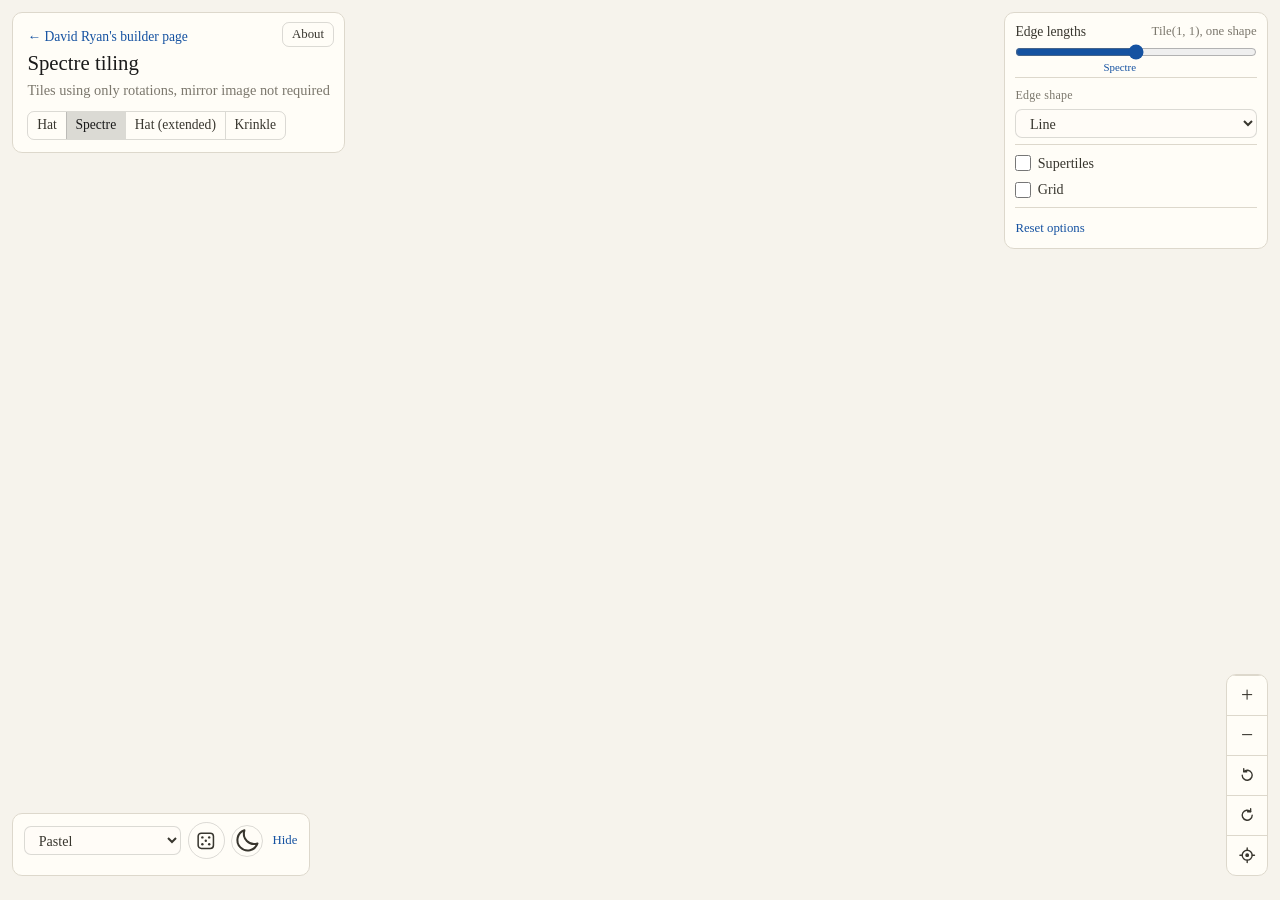
<file: tiles/spectre/index.html>
<!DOCTYPE html>
<html lang="en">
<head>
<meta charset="UTF-8">
<meta name="viewport" content="width=device-width, initial-scale=1, viewport-fit=cover">
<title>Spectre tiling – an aperiodic monotile</title>
<meta name="description" content="Pan, zoom and turn the Spectre tiling, the aperiodic monotile found in 2023. One tile shape covers the plane in a pattern that never repeats.">
<link rel="icon" href="../../favicon.svg" type="image/svg+xml">
<link rel="icon" href="../../favicon-32.png" sizes="32x32">
<link rel="apple-touch-icon" href="../../apple-touch-icon.png">
<meta property="og:type" content="website">
<meta property="og:url" content="https://frankslav15.github.io/einstein-hat-explorer/tiles/spectre/">
<meta property="og:title" content="Spectre tiling – an aperiodic monotile">
<meta property="og:description" content="Pan, zoom and turn the Spectre tiling. One tile shape, a pattern that never repeats.">
<meta property="og:image" content="https://drbuild.uk/social/spectre.jpg">
<meta property="og:image:width" content="1200">
<meta property="og:image:height" content="630">
<meta property="og:image:alt" content="Curved spectre tiles in rainbow colours, in a pattern that never repeats">
<meta name="twitter:card" content="summary_large_image">
<meta name="twitter:image:alt" content="Curved spectre tiles in rainbow colours, in a pattern that never repeats">
<meta name="twitter:creator" content="@davidryan59">
<script src="../../assets/theme.js"></script>
<script>Theme.initTheme();</script>
<link rel="stylesheet" href="../engine/map.css">
</head>
<body>

<canvas id="map" tabindex="0" aria-label="Spectre tiling map. Drag to move, scroll or pinch to zoom, arrow keys to move, plus and minus to zoom, shift and the arrow keys to turn."></canvas>

<div class="top">
<div class="card title">
  <a class="back" href="https://drbuild.uk/" target="_blank" rel="noopener">← David Ryan's builder page</a>
  <button type="button" class="about-open" id="about-open">About</button>
  <h1>Spectre tiling</h1>
  <p class="hint">Tiles using only rotations, mirror image not required</p>
  <div class="row">
    <nav class="switch" aria-label="Tiling">
      <a href="../hat/index.html">Hat</a><a href="../spectre/index.html" aria-current="page">Spectre</a><a href="../hat-extended/index.html">Hat (extended)</a><a href="../krinkle/index.html">Krinkle</a>
    </nav>
    <!-- Hidden with the Tiling Puzzle until David finishes more work on it. <a class="puzzle-link" href="../../tiling-puzzle/#p=spectre">Build it yourself</a> -->
  </div>
</div>

<div class="card options">
  <div class="head">
    <button type="button" class="fold" id="options-fold" aria-expanded="false">Options</button>
  </div>
  <div class="body">
    <div class="section">
      <div class="slider">
        <span>Edge lengths</span><output id="stretch-out"></output>
        <input type="range" id="stretch" min="6" max="84" step="0.25" aria-label="Edge lengths: even-direction edges against odd-direction edges">
        <div class="ticks placed"><button type="button" id="stretch-spectre" style="left: 50%">Spectre</button></div>
      </div>
    </div>
    <div class="section">
      <label class="section-title" for="shape">Edge shape</label>
      <select id="shape"></select>
      <div class="inline" id="arrangement" role="radiogroup" aria-label="Arrangement">
        <label><input type="radio" name="arrangement" value="alt"> Single</label>
        <label><input type="radio" name="arrangement" value="S"> Double</label>
      </div>
      <div class="slider" id="bend-box">
        <span>Height</span><output id="bend-out"></output>
        <input type="range" id="bend" min="-0.75" max="0.75" step="0.005" data-stops="0" aria-label="Height">
        <div class="limits" id="limits"></div>
        <div class="ticks zero"><button type="button" id="bend-zero" title="Straight edges">0</button></div>
        <div class="limit-note" id="limit-note"></div>
      </div>
      <div class="slider" data-param="waves">
        <span>Waves</span><output></output>
        <input type="range" min="1" max="3" step="1" aria-label="Waves">
      </div>
      <div class="slider" data-param="peak">
        <span>Peak position</span><output></output>
        <input type="range" min="0" max="1" step="0.01" data-stops="0,0.5,1" aria-label="Peak position">
      </div>
      <div class="slider" data-param="rise">
        <span>Rising side</span><output></output>
        <input type="range" min="0" max="1" step="0.01" data-stops="0,0.5" aria-label="Rising side">
      </div>
      <div class="slider" data-param="fall">
        <span>Falling side</span><output></output>
        <input type="range" min="0" max="1" step="0.01" data-stops="0,0.5" aria-label="Falling side">
      </div>
      <div class="slider" data-param="neck">
        <span>Neck width</span><output></output>
        <input type="range" min="0" max="1" step="0.01" aria-label="Neck width">
      </div>
    </div>
    <div class="section">
      <label><input type="checkbox" id="outlines"> Supertiles</label>
      <label><input type="checkbox" id="grid"> Grid</label>
      <div class="sub" id="grid-sub" hidden>
        <div class="inline">
          <label><input type="checkbox" id="grid0"> 0° grid</label>
          <label><input type="checkbox" id="grid30"> 30° grid</label>
        </div>
        <p class="hint" id="grid-hint"></p>
        <div><button type="button" class="linkish" id="grid-clear">Start again</button></div>
      </div>
    </div>
    <div class="section">
      <div><button type="button" class="linkish" id="reset-options" title="Shape, supertiles and grid back to how the page opens">Reset options</button></div>
    </div>
  </div>
</div>
</div>

<div class="card zoom" role="group" aria-label="Zoom and turn">
  <button type="button" id="compass" class="compass" title="Turn back to north" aria-label="Turn back to north" hidden>
    <svg viewBox="0 0 24 24" aria-hidden="true">
      <path d="M12 3 8.5 12h7z" fill="#d11a35"/><path d="M12 21 8.5 12h7z" fill="currentColor" opacity="0.55"/>
    </svg>
  </button>
  <button type="button" id="zoom-in" title="Zoom in" aria-label="Zoom in">+</button>
  <button type="button" id="zoom-out" title="Zoom out" aria-label="Zoom out">−</button>
  <button type="button" id="turn-left" title="Turn left 5°" aria-label="Turn left 5 degrees">
    <svg viewBox="0 0 24 24" fill="none" stroke="currentColor" stroke-width="1.8" stroke-linecap="round" stroke-linejoin="round" aria-hidden="true">
      <path d="M5.5 12a6.5 6.5 0 1 0 2-4.7"/><path d="M7.5 3.5v4h4"/>
    </svg>
  </button>
  <button type="button" id="turn-right" title="Turn right 5°" aria-label="Turn right 5 degrees">
    <svg viewBox="0 0 24 24" fill="none" stroke="currentColor" stroke-width="1.8" stroke-linecap="round" stroke-linejoin="round" aria-hidden="true">
      <path d="M18.5 12a6.5 6.5 0 1 1-2-4.7"/><path d="M16.5 3.5v4h-4"/>
    </svg>
  </button>
  <button type="button" id="home" title="Back to the start" aria-label="Back to the start">
    <svg viewBox="0 0 24 24" fill="none" stroke="currentColor" stroke-width="1.8" stroke-linecap="round" aria-hidden="true">
      <circle cx="12" cy="12" r="6.5"/><circle cx="12" cy="12" r="1.6" fill="currentColor"/>
      <path d="M12 2.5v3M12 18.5v3M2.5 12h3M18.5 12h3"/>
    </svg>
  </button>
</div>

<div class="card legend" id="legend">
  <div class="legend-head">
    <select id="scheme" aria-label="Colours"></select>
    <button type="button" class="dice" id="random-colours" title="Random colours" aria-label="Random colours">
      <svg viewBox="0 0 24 24" fill="none" stroke="currentColor" stroke-width="1.7" stroke-linejoin="round" aria-hidden="true">
        <rect x="3.5" y="3.5" width="17" height="17" rx="3.5"/>
        <g fill="currentColor" stroke="none"><circle cx="8.2" cy="8.2" r="1.35"/><circle cx="15.8" cy="8.2" r="1.35"/><circle cx="12" cy="12" r="1.35"/><circle cx="8.2" cy="15.8" r="1.35"/><circle cx="15.8" cy="15.8" r="1.35"/></g>
      </svg>
    </button>
    <button class="theme-toggle" type="button" hidden>
      <svg class="sun" viewBox="0 0 24 24" fill="none" stroke="currentColor" stroke-width="1.7" stroke-linecap="round" aria-hidden="true">
        <circle cx="12" cy="12" r="4.1"/>
        <path d="M12 2.7v2.1M12 19.2v2.1M21.3 12h-2.1M4.8 12H2.7M18.6 5.4 17.1 6.9M6.9 17.1l-1.5 1.5M18.6 18.6l-1.5-1.5M6.9 6.9 5.4 5.4"/>
      </svg>
      <svg class="moon" viewBox="0 0 24 24" fill="none" stroke="currentColor" stroke-width="1.7" stroke-linejoin="round" aria-hidden="true">
        <path d="M20.4 14.5A8.6 8.6 0 0 1 9.5 3.6a8.6 8.6 0 1 0 10.9 10.9z"/>
      </svg>
    </button>
    <button type="button" class="linkish" id="legend-toggle" aria-expanded="true">Hide</button>
  </div>
  <div id="legend-body" aria-live="polite"></div>
</div>

<div class="card status" id="status" hidden>Building tiles…</div>

<div class="card about" id="about" role="dialog" aria-modal="false" aria-labelledby="about-title" hidden>
  <button type="button" class="close" id="about-close" aria-label="Close">×</button>
  <h2 id="about-title">The Spectre</h2>
  <p>
    The Spectre is a single tile that covers the whole plane with no gaps
    and no overlaps. The pattern it makes never repeats. David Smith, Joseph
    Samuel Myers, Craig S. Kaplan and Chaim Goodman-Strauss announced it in
    2023. It settles the "einstein" problem in its strictest form: with
    curved edges, not even the tile's mirror image can join in.
  </p>
  <p>
    The tile appears in 12 orientations. Six are common and sit 60° apart.
    The other six are rare. Each rare tile is turned a further 30°, and it
    pairs with one neighbour to make a two-tile cluster called a Mystic. The
    colour menu groups the orientations by their angle modulo 30°, 60°, 90°,
    120°, 180° or 360°. Click a group in the key to give it your own colour,
    or roll the dice for random colours.
  </p>
  <p>
    With straight edges the tile is Tile(1,1). It makes this pattern only if
    mirror images are banned, because with mirror images it can also tile
    periodically. Replace every edge with the same curve and the mirror
    image stops fitting. The menu sets the shape of a bump on each edge.
    <em>Single</em> puts one bump on each edge and flips its direction from
    edge to edge. That fits because every shared edge joins an odd-numbered
    edge to an even-numbered one. <em>Double</em> puts an S-shaped pair of
    bumps on each edge. <em>Height</em> sets how far each edge swings, and
    zero gives straight edges. Push the height past the marked limit and the tiles
    collide: the red stripes show where they overlap.
  </p>
  <p>
    <em>Edge lengths</em> stretches the tiling. The Spectre's edges point in
    twelve directions, 30° apart. The slider gives the six directions at even
    multiples of 30° length a, and the other six length b. In the middle,
    a = b and the tiles are Spectres. Anywhere else, the rare tiles, turned
    by an odd multiple of 30°, swap their two lengths and become a second
    shape, so the tiling has two tile shapes but keeps the Spectre's
    hierarchy. The <em>Common and rare</em> colours show the two shapes. The
    <a href="https://drbuild.uk/app/aperiodic-pairs/index.html#spectre-family" target="_blank" rel="noopener">aperiodic pairs page</a>
    says more.
  </p>
  <p>
    Tiles group into supertiles, and those group into larger supertiles,
    level after level. Turn on <em>Supertiles</em> to see five levels of
    that hierarchy, drawn thicker as the level rises. <em>Grid</em> lays a
    triangular grid through a corner of the tiling and marks the other
    corners it passes through. It fits a few corners, then drifts off,
    because no grid holds the whole tiling. Click two or three corners to fit
    a grid through them.
  </p>
  <p>
    Drag to move. Scroll, pinch or double-click to zoom. Turn with the turn
    buttons, a two-finger twist, a right-drag, Ctrl and drag, or Shift and
    the arrow keys. A trackpad twist works in Safari. The address bar keeps
    your place, colours and edges, so you can share a view.
  </p>
  <ul>
    <li><a target="_blank" rel="noopener" href="https://arxiv.org/abs/2305.17743">A chiral aperiodic monotile</a> – the paper, on arXiv</li>
    <li><a target="_blank" rel="noopener" href="https://cs.uwaterloo.ca/~csk/spectre/">Craig Kaplan's Spectre page</a> – the substitution rules here follow his reference code</li>
    <li><a target="_blank" rel="noopener" href="https://en.wikipedia.org/wiki/Einstein_problem">Einstein problem</a> – on Wikipedia</li>
    <li><a target="_blank" rel="noopener" href="https://github.com/davidryan59/davidryan59.github.io/tree/main/app/tiles">Code on GitHub</a> – WebGL, no libraries</li>
  </ul>
</div>

<div class="card fail" id="fail" hidden>
  <p>This page needs WebGL 2, which this browser does not offer.</p>
</div>

<script src="../engine/tiling-core.js"></script>
<script src="tiling.js"></script>
<script src="../engine/edges.js"></script>
<script src="../engine/map.js"></script>
<script>
(function () {
  'use strict';

  var TM = TilingMap, SS = EdgeShapes, SPECTRE = SpectreTiling.SPECTRE, SPECTRE_TP = SpectreTiling.SPECTRE_TP;
  var oklch = TM.oklch, hex = TM.hex, H3 = Math.sqrt(3) / 2;

  /* ----------------------------------------------------------- stretch */

  // The six edge directions at even multiples of 30 degrees get length a,
  // the six odd ones length b. A tile at an odd turn has its edges swapped
  // between the two classes, so it draws with the second outline. The
  // slider angle t gives a = sin t and b = cos t, as on the Hat page,
  // scaled so the average tile keeps the Spectre's area.
  var stretch = 45;
  try { var sv = parseFloat(localStorage.getItem('spectre-stretch')); if (sv >= 6 && sv <= 84) stretch = sv; } catch (e) {}
  function cornersAt(a, b) {
    return SPECTRE_TP.map(function (v) {
      var P = [v.p[0] + 0.5 * v.p[1], H3 * v.p[1]], R = [v.r[0] + 0.5 * v.r[1], H3 * v.r[1]];
      var Z = [H3 * R[0] - 0.5 * R[1], 0.5 * R[0] + H3 * R[1]];
      return [a * P[0] + b * Z[0], a * P[1] + b * Z[1]];
    });
  }
  // Common tiles outnumber rare ones by 4 + sqrt(15) to 1.
  var RARE = 1 / (5 + Math.sqrt(15));
  function abAt(d) {
    var t = d * Math.PI / 180, a = Math.sin(t), b = Math.cos(t);
    var mean = (1 - RARE) * Math.abs(TM.area(cornersAt(a, b))) + RARE * Math.abs(TM.area(cornersAt(b, a)));
    var k = Math.sqrt(Math.abs(TM.area(SPECTRE)) / mean);
    return [a * k, b * k];
  }
  var ab = abAt(stretch), handCorners = [cornersAt(ab[0], ab[1]), cornersAt(ab[1], ab[0])];
  var stretchEl = document.getElementById('stretch'), stretchOut = document.getElementById('stretch-out');
  var stretchTick = document.getElementById('stretch-spectre');
  function syncStretch() {
    var t = stretch * Math.PI / 180, spectre = Math.abs(stretch - 45) < 1e-9;
    stretchEl.value = String(stretch);
    stretchOut.textContent = spectre ? 'Tile(1, 1), one shape'
      : stretch < 45 ? 'a : b = ' + Math.tan(t).toFixed(2) + ' : 1' : 'a : b = 1 : ' + (1 / Math.tan(t)).toFixed(2);
    stretchTick.classList.toggle('on', spectre);
  }
  function applyStretch() {
    ab = abAt(stretch);
    handCorners = [cornersAt(ab[0], ab[1]), cornersAt(ab[1], ab[0])];
    syncStretch();
    if (!map) return;
    map.setAB(ab[0], ab[1]);
    map.shapeChanged();
    scheduleLimits();
  }

  /* ------------------------------------------------------------- state */

  function defaults() { return { shape: 'line', bend: 0.15, params: Object.assign({}, SS.DEFAULTS), arrangement: 'alt' }; }
  var st = defaults();
  function clampBend(b) { return Math.max(-0.75, Math.min(0.75, b)); }
  // Sets the shape from a current or old id, and returns whether it knew it.
  function setShape(id) {
    var old = SS.OLD[id];
    if (old) {
      st.shape = old.shape;
      if (old.params) Object.assign(st.params, old.params);
      return true;
    }
    if (SS.BY_ID[id]) { st.shape = id; return true; }
    return false;
  }
  try {
    var saved = JSON.parse(localStorage.getItem('spectre-edges') || '{}');
    if (saved.params) Object.keys(SS.DEFAULTS).forEach(function (k) { if (typeof saved.params[k] === 'number') st.params[k] = saved.params[k]; });
    if (typeof saved.bend === 'number') st.bend = clampBend(saved.bend);
    setShape(saved.shape);
    // Before version 2 the default was Double, saved whether chosen or not.
    if (saved.ver === 2 && saved.arrangement === 'S') st.arrangement = 'S';
  } catch (e) {}
  function saveEdges() { try { localStorage.setItem('spectre-edges', JSON.stringify(Object.assign({ ver: 2 }, st))); } catch (e) {} }

  function straight() { return st.shape === 'line' || Math.abs(st.bend) < 1e-9; }

  /* The tile shape, as the engine asks for it. Level of detail -1 is the
     plain polygon, used whenever the bend is under a third of a pixel. */
  var shape = {
    hands: 2,
    handByTurn: true,
    signature: function () { return (straight() ? 'line' : JSON.stringify(st)) + '|' + stretch; },
    lodKey: function (res) {
      var smooth = st.shape === 'curve' || st.shape === 'jigsaw';
      return res < 0 ? 'straight' : smooth ? 'r' + res : 'poly';
    },
    lod: function (k) {
      if (straight() || Math.abs(st.bend) * k < 0.3) return -1;
      return k < 6 ? 0 : k < 20 ? 1 : k < 60 ? 2 : 3;
    },
    corners: function (hand) { return handCorners[hand ? 1 : 0]; },
    outline: function (res, hand) { return SS.outline(handCorners[hand ? 1 : 0], st, res); },
    profile: function (res) {
      if (res < 0) return null;
      var p = SS.fitted(st, res), m = SS.mask(SS.spectreSym(st), 14);
      return p ? { pts: p, sym: [m, m] } : null;
    }
  };

  /* ----------------------------------------------------------- colours */

  // Twelve orientations, as turns in 30-degree steps. Even turns are the
  // six common orientations, odd turns the six rare ones.
  var classes = [];
  for (var c = 0; c < 12; c++) classes.push({ turn: c, flip: 0, caption: c * 30 + '°' });

  function ring(n, L, C) {
    var out = [];
    for (var i = 0; i < n; i++) out.push(oklch(L, C, 25 + i * 360 / n));
    return out;
  }
  // Each grouping says which group a class falls in, the order the key
  // shows the groups in, and how many groups fit on one row of the key.
  var COMMON_FIRST = [0, 2, 4, 6, 8, 10, 1, 3, 5, 7, 9, 11];
  var groupings = [
    { id: 'all12', name: '12 colours', n: 12, of: function (k) { return k; }, order: COMMON_FIRST, cols: 6 },
    { id: 'mod180', name: '6 colours, turn mod 180°', n: 6, of: function (k) { return k % 6; }, order: [0, 2, 4, 1, 3, 5], cols: 3 },
    { id: 'mod120', name: '4 colours, turn mod 120°', n: 4, of: function (k) { return k % 4; }, order: [0, 2, 1, 3], cols: 2 },
    { id: 'mod90', name: '3 colours, turn mod 90°', n: 3, of: function (k) { return k % 3; }, cols: 1 },
    { id: 'mod60', name: '2 colours, turn mod 60°', n: 2, of: function (k) { return k % 2; }, cols: 1 },
    { id: 'one', name: '1 colour', n: 1, of: function () { return 0; }, cols: 1 }
  ];
  // The coloured schemes look the same in light and dark mode. The tiles
  // fill the screen, and a darker Pastel turned murky. Each tile takes
  // whichever ink contrasts with it, so dark mode changes only the panels.
  // Common and rare and Plain keep a dark version, since one of their
  // colours stands in for the background.
  var presets = [
    { id: 'pastel', name: 'Pastel', grouping: 'all12', colours: function () {
      return classes.map(function (cl, k) {
        var rare = k % 2 === 1;
        return oklch(rare ? 0.64 : 0.88, rare ? 0.15 : 0.075, k * 30 + 25);
      });
    } },
    // Ids stay as first published, so old links keep their colours.
    { id: 'rainbow2', name: 'Rainbow 1', grouping: 'all12', colours: function () {
      var hues = ring(12, 0.8, 0.12);
      return classes.map(function (cl, k) { return hues[COMMON_FIRST.indexOf(k)]; });
    } },
    { id: 'rainbow', name: 'Rainbow 2', grouping: 'all12', colours: function () {
      return ring(12, 0.8, 0.12);
    } },
    // Black to white in twelve even steps of lightness. Greyscale 1 takes
    // the six common orientations first, so 0° is black and 330° is white.
    // Greyscale 2 goes round in turn order, so lightness rises with the turn.
    { id: 'grey', name: 'Greyscale 1', grouping: 'all12', colours: function () {
      return classes.map(function (cl, k) { return oklch(COMMON_FIRST.indexOf(k) / 11, 0, 0); });
    } },
    { id: 'grey2', name: 'Greyscale 2', grouping: 'all12', colours: function () {
      return classes.map(function (cl, k) { return oklch(k / 11, 0, 0); });
    } },
    { id: 'six', name: 'Six pairs', grouping: 'mod180', colours: function () { return ring(6, 0.82, 0.1); } },
    { id: 'four', name: 'Four sets', grouping: 'mod120', colours: function () { return ring(4, 0.82, 0.1); } },
    { id: 'three', name: 'Three sets', grouping: 'mod90', colours: function () { return ring(3, 0.82, 0.1); } },
    { id: 'wiki', name: 'Common and rare', grouping: 'mod60', colours: function (dark) {
      return dark ? [hex('#2a2a30'), hex('#67704c')] : [hex('#fdfcf8'), hex('#c1c5a0')];
    } },
    { id: 'plain', name: 'Plain', grouping: 'one', colours: function (dark) { return [dark ? hex('#2a2a30') : hex('#fdfcf8')]; } }
  ];

  /* ------------------------------------------------------------ engine */

  var map = null;
  map = TM.start({
    name: 'spectre',
    worker: 'tiling.js',
    build: SpectreTiling.build,
    ab: ab,
    refB: 1,
    classMode: 0,
    classes: classes,
    groupings: groupings,
    presets: presets,
    shape: shape,
    gridSpacing: function (v) { return [v[0], v[1]]; },
    tileRadius: function () { return (6 + Math.abs(st.bend)) * Math.max(ab[0], ab[1]); },
    onReset: function () {
      st = defaults();
      stretch = 45;
      try { localStorage.removeItem('spectre-stretch'); } catch (e) {}
      saveEdges();
      syncControls();
      applyStretch();
    },
    onReady: function () { applyStretch(); },
    hashGet: function () {
      var h = { e: st.shape };
      if (Math.abs(stretch - 45) > 1e-9) h.s = String(+stretch.toFixed(2));
      if (st.shape !== 'line') h.b = st.bend.toFixed(3).replace(/\.?0+$/, '');
      if (st.shape !== 'line') h.a = st.arrangement;
      var extra = (SS.BY_ID[st.shape].params || []).map(function (k) { return k + ':' + (+st.params[k].toFixed(3)); });
      if (extra.length) h.p = extra.join(';');
      return h;
    },
    hashSet: function (q) {
      if (q.p) q.p.split(';').forEach(function (kv) {
        var p = kv.split(':');
        if (SS.DEFAULTS[p[0]] !== undefined && !isNaN(parseFloat(p[1]))) st.params[p[0]] = parseFloat(p[1]);
      });
      if (q.s !== undefined && !isNaN(parseFloat(q.s))) stretch = Math.max(6, Math.min(84, parseFloat(q.s)));
      if (q.e) setShape(q.e);
      if (q.b !== undefined && !isNaN(parseFloat(q.b))) st.bend = clampBend(parseFloat(q.b));
      // Links from before Single became the default carry no a= for Double.
      if (q.a === 'alt' || q.a === 'S') st.arrangement = q.a;
      else if (q.e && q.e !== 'line') st.arrangement = 'S';
      syncControls();
      applyStretch();
    }
  });
  if (!map) return;

  /* ---------------------------------------------------------- controls */

  var shapeEl = document.getElementById('shape');
  shapeEl.innerHTML = SS.SHAPES.map(function (s) { return '<option value="' + s.id + '">' + s.name + '</option>'; }).join('');
  var bendEl = document.getElementById('bend'), bendOut = document.getElementById('bend-out');
  var zeroEl = document.getElementById('bend-zero'), bendBox = document.getElementById('bend-box');
  var limitsEl = document.getElementById('limits'), limitNote = document.getElementById('limit-note');
  var sliders = {};
  Array.prototype.forEach.call(document.querySelectorAll('[data-param]'), function (el) {
    sliders[el.dataset.param] = { box: el, input: el.querySelector('input'), out: el.querySelector('output') };
  });
  var arrEls = document.querySelectorAll('input[name="arrangement"]');

  // Sticky stops: a slider near one of its data-stops snaps to it. The
  // pull reaches 4% of the slider's range either side.
  function snap(input, v) {
    var stops = (input.dataset.stops || '').split(',').filter(Boolean).map(parseFloat);
    var reach = 0.04 * (parseFloat(input.max) - parseFloat(input.min));
    stops.forEach(function (x) { if (Math.abs(v - x) < reach) v = x; });
    return v;
  }
  function signed(x) { return (x > 0 ? '+' : x < 0 ? '−' : '') + Math.abs(x).toFixed(2); }
  function describe(k) {
    var v = st.params[k];
    if (k === 'waves') return String(v);
    if (k === 'peak') return (st.arrangement === 'alt' ? v : v / 2).toFixed(2) + ' of the edge';
    if (k === 'rise' || k === 'fall') return v.toFixed(2) + ' of the hump';
    return v.toFixed(2);
  }

  function syncControls() {
    var def = SS.BY_ID[st.shape];
    shapeEl.value = st.shape;
    // Line has no height and no arrangement to set.
    bendBox.hidden = document.getElementById('arrangement').hidden = st.shape === 'line';
    bendEl.value = String(st.bend);
    bendOut.textContent = signed(st.bend);
    zeroEl.classList.toggle('on', straight());
    Object.keys(sliders).forEach(function (k) {
      var on = def.params.indexOf(k) >= 0;
      sliders[k].box.hidden = !on;
      if (on) { sliders[k].input.value = String(st.params[k]); sliders[k].out.textContent = describe(k); }
    });
    Array.prototype.forEach.call(arrEls, function (r) { r.checked = r.value === st.arrangement; });
    scheduleLimits();
  }

  // Where tiles start to overlap, shown under the bend slider. Worked out
  // shortly after the shape or its settings change, not on every bend.
  var limitTimer = 0, limitSig = '';
  function scheduleLimits() {
    if (st.shape === 'line') return;
    var sig = st.shape + st.arrangement + JSON.stringify(st.params) + '|' + stretch;
    if (sig === limitSig) return;
    clearTimeout(limitTimer);
    limitTimer = setTimeout(function () {
      limitSig = sig;
      // Both shapes, when the edge lengths differ: the tighter limit wins.
      var L = SS.limitsBy(function (b) {
        var trial = { shape: st.shape, bend: b, params: st.params, arrangement: st.arrangement };
        return handCorners.some(function (cs) { return TM.crossings(SS.outline(cs, trial, 2), true).length > 0; });
      });
      var pct = function (x) { return ((x + 0.75) / 1.5 * 100).toFixed(1) + '%'; };
      var red = 'var(--danger)', ok = 'var(--ring)';
      var lo = L[1] === null ? -0.75 : L[1], hi = L[0] === null ? 0.75 : L[0];
      limitsEl.style.background = 'linear-gradient(to right, ' + red + ' 0, ' + red + ' ' + pct(lo) + ', ' + ok + ' ' +
        pct(lo) + ', ' + ok + ' ' + pct(hi) + ', ' + red + ' ' + pct(hi) + ', ' + red + ' 100%)';
      // The note shows only when tiles collide somewhere on the slider.
      limitNote.hidden = L[0] === null && L[1] === null;
      limitNote.textContent = limitNote.hidden ? ''
        : 'Tiles collide beyond ' + (L[0] !== null ? signed(L[0]) : 'none') + ' and ' + (L[1] !== null ? signed(L[1]) : 'none') + '.';
    }, 150);
  }

  function edgesChanged() {
    saveEdges();
    syncControls();
    map.shapeChanged();
  }
  // At the opening zoom a height of 0.15 moves an edge about one pixel, so
  // the first curved edge zooms in far enough to see it.
  var zoomedForCurves = false;
  function zoomForCurves() {
    if (!zoomedForCurves && map.scale() < 14) { zoomedForCurves = true; map.zoomTo(20); }
  }
  function setBend(v, final) {
    st.bend = v;
    bendOut.textContent = signed(v);
    zeroEl.classList.toggle('on', straight());
    map.shapeChanged();
    if (final) { bendEl.value = String(v); saveEdges(); map.changed(); }
  }

  shapeEl.addEventListener('change', function () {
    var def = SS.BY_ID[shapeEl.value];
    st.shape = def.id;
    if (def.set) Object.keys(def.set).forEach(function (k) { st.params[k] = def.set[k]; });
    if (st.shape !== 'line') {
      // A new shape at zero height would look the same, so it gets a height.
      if (straight()) st.bend = 0.15;
      zoomForCurves();
    }
    edgesChanged();
  });
  bendEl.addEventListener('input', function () {
    var v = snap(bendEl, parseFloat(bendEl.value));
    if (v !== 0) zoomForCurves();
    setBend(v, false);
  });
  bendEl.addEventListener('change', function () { setBend(st.bend, true); });
  // Two ways back to straight edges: the 0 under the slider, or a double
  // click on the slider.
  zeroEl.addEventListener('click', function () { setBend(0, true); });
  bendEl.addEventListener('dblclick', function () { setBend(0, true); });
  Object.keys(sliders).forEach(function (k) {
    sliders[k].input.addEventListener('input', function () {
      st.params[k] = snap(sliders[k].input, parseFloat(sliders[k].input.value));
      // The trapezium's two sloping sides must fit inside one hump.
      if (k === 'rise' && st.params.rise + st.params.fall > 1) st.params.fall = +(1 - st.params.rise).toFixed(2);
      if (k === 'fall' && st.params.rise + st.params.fall > 1) st.params.rise = +(1 - st.params.fall).toFixed(2);
      edgesChanged();
    });
  });
  Array.prototype.forEach.call(arrEls, function (r) {
    r.addEventListener('change', function () { if (r.checked) { st.arrangement = r.value; edgesChanged(); } });
  });

  stretchEl.addEventListener('input', function () {
    var v = parseFloat(stretchEl.value);
    // A sticky stop at the Spectre itself.
    if (Math.abs(v - 45) < 1.5) v = 45;
    stretch = v;
    applyStretch();
  });
  stretchEl.addEventListener('change', function () {
    try { localStorage.setItem('spectre-stretch', String(stretch)); } catch (e) {}
    map.changed();
  });
  stretchTick.addEventListener('click', function () {
    stretch = 45;
    applyStretch();
    try { localStorage.removeItem('spectre-stretch'); } catch (e) {}
    map.changed();
  });

  syncStretch();
  syncControls();
})();
</script>
<script src="../engine/phone.js"></script>
</body>
</html>
</file>
<file: tiles/engine/map.css>
/* Shared styling for the tiling explorer. Colour tokens match index.html and
   site.css, so the cards read as part of the site. The map itself takes
   its colours from map.js. */
:root {
  color-scheme: light dark;
  --bg: light-dark(#f6f3ec, #16161a);
  --panel: light-dark(rgba(255, 253, 248, 0.94), rgba(30, 30, 35, 0.94));
  --text: light-dark(#46443d, #c8c4b9);
  --h1: light-dark(#1a1a1a, #f5f3ec);
  --h3: light-dark(#38362e, #d8d4c9);
  --link: light-dark(#1552a1, #7aa6e0);
  --rule: light-dark(#ddd8cc, #3a3a3a);
  --ring: light-dark(rgba(0, 0, 0, 0.14), rgba(255, 255, 255, 0.16));
  --muted: light-dark(#7c786d, #918c80);
  --danger: light-dark(#c0263b, #ff6b7d);
  --shadow: light-dark(0 2px 10px rgba(40, 30, 10, 0.14), 0 2px 12px rgba(0, 0, 0, 0.5));
}
:root[data-theme="light"] { color-scheme: light; }
:root[data-theme="dark"]  { color-scheme: dark; }

* { box-sizing: border-box; }
[hidden] { display: none !important; }
html, body { margin: 0; height: 100%; overflow: hidden; background: var(--bg); }
body {
  color: var(--text);
  font-family: Georgia, "Times New Roman", serif;
  font-size: 16px;
  line-height: 1.5;
  -webkit-text-size-adjust: 100%;
}
a { color: var(--link); }

#map {
  position: fixed;
  inset: 0;
  width: 100%;
  height: 100%;
  display: block;
  touch-action: none;
  cursor: grab;
  outline: none;
}
#map.dragging { cursor: grabbing; }
#map.picking { cursor: crosshair; }

.card {
  position: fixed;
  background: var(--panel);
  border: 1px solid var(--rule);
  border-radius: 10px;
  box-shadow: var(--shadow);
  -webkit-backdrop-filter: blur(6px);
  backdrop-filter: blur(6px);
}

/* The title and options cards share a top bar. They sit at either end on a
   wide screen and wrap onto two rows on a phone. The bar itself lets drags
   through to the map. */
.top {
  position: fixed;
  top: max(12px, env(safe-area-inset-top));
  left: max(12px, env(safe-area-inset-left));
  right: max(12px, env(safe-area-inset-right));
  display: flex;
  flex-wrap: wrap;
  justify-content: space-between;
  align-items: flex-start;
  gap: 8px;
  pointer-events: none;
}
.top .card { position: static; pointer-events: auto; }

.title { max-width: 380px; padding: 0.7rem 0.9rem 0.75rem; }
.title .back { font-size: 0.85rem; text-decoration: none; }
.title .back:hover { text-decoration: underline; }
/* About sits in the title card's top right corner, level with the back
   link, since it explains the tiling the card names. */
.top .title { position: relative; }
.title .about-open { position: absolute; top: 0.55rem; right: 0.65rem; padding: 0.12rem 0.55rem; font-size: 0.8rem; }
.title h1 { font-size: 1.3rem; line-height: 1.2; color: var(--h1); margin: 0.2rem 0 0.25rem; font-weight: normal; }
.title p { margin: 0; font-size: 0.9rem; color: var(--muted); }
.title .row { display: flex; gap: 0.5rem; margin-top: 0.55rem; flex-wrap: wrap; align-items: center; }
.title .puzzle-link { font-size: 0.82rem; white-space: nowrap; }

/* The Hat | Spectre | Hat (extended) | Krinkle switch, styled as joined
   tabs. Each tab takes the width of its label, so all four fit the card. */
.switch {
  display: inline-grid;
  grid-auto-flow: column;
  grid-auto-columns: auto;
  border: 1px solid var(--ring);
  border-radius: 7px;
  overflow: hidden;
  font-size: 0.85rem;
}
.switch a { padding: 0.2rem 0.55rem; text-decoration: none; color: var(--h3); text-align: center; white-space: nowrap; }
.switch a + a { border-left: 1px solid var(--ring); }
.switch a[aria-current="page"] { background: var(--ring); color: var(--h1); }
.switch a:hover { color: var(--h1); }

button, select {
  font: inherit;
  font-size: 0.88rem;
  color: var(--h3);
  background: transparent;
  border: 1px solid var(--ring);
  border-radius: 7px;
  padding: 0.28rem 0.6rem;
  cursor: pointer;
}
button:hover, select:hover { border-color: var(--muted); color: var(--h1); }
button:focus-visible, select:focus-visible, input:focus-visible, a:focus-visible {
  outline: 2px solid var(--link);
  outline-offset: 2px;
}
select { background: var(--panel); max-width: 100%; }

/* Options card, top right: shape, supertiles and grid. On a phone its body
   folds away behind a button, the card's only head. */
.options {
  margin-left: auto;
  padding: 0.55rem 0.65rem;
  width: 16.5rem;
  max-width: calc(100vw - 24px);
  max-height: calc(100dvh - 24px);
  overflow-y: auto;
}
.options .head { display: none; }
.options .body { display: flex; flex-direction: column; gap: 0.4rem; }
.options .section { border-top: 1px solid var(--rule); padding-top: 0.45rem; display: flex; flex-direction: column; gap: 0.35rem; }
.options .section:first-child { border-top: none; padding-top: 0; }
.options .section-title { font-size: 0.75rem; color: var(--muted); letter-spacing: 0.02em; }
.options label { font-size: 0.88rem; color: var(--h3); display: flex; align-items: center; gap: 0.4rem; cursor: pointer; }
.options input[type="checkbox"], .options input[type="radio"] { accent-color: var(--link); width: 1rem; height: 1rem; margin: 0; flex: none; }
.options .sub { padding-left: 1.4rem; display: flex; flex-direction: column; gap: 0.3rem; }
.options .inline { display: flex; flex-wrap: wrap; gap: 0.2rem 0.9rem; }
.options .hint { font-size: 0.75rem; color: var(--muted); margin: 0; line-height: 1.35; }
.options .linkish, .legend .linkish { border: none; padding: 0; font-size: 0.8rem; color: var(--link); background: none; }

/* A labelled slider with its value alongside. */
.slider { display: grid; grid-template-columns: 1fr auto; gap: 0.1rem 0.5rem; align-items: center; font-size: 0.85rem; color: var(--h3); }
.slider input[type="range"] { grid-column: 1 / -1; width: 100%; margin: 0; accent-color: var(--link); }
.slider output { font-variant-numeric: tabular-nums; color: var(--muted); font-size: 0.8rem; }
/* The strip under the bend slider marks where tiles start to overlap. */
.limits { grid-column: 1 / -1; height: 4px; border-radius: 2px; margin: -0.1rem 0 0.1rem; background: var(--ring); }
.limit-note { grid-column: 1 / -1; font-size: 0.75rem; color: var(--muted); }
.ticks { grid-column: 1 / -1; display: flex; justify-content: space-between; font-size: 0.68rem; color: var(--muted); margin-top: -0.15rem; }
.ticks button { border: none; padding: 0; font-size: 0.68rem; color: var(--muted); background: none; }
.ticks button:hover, .ticks button.on { color: var(--link); }
/* Ticks placed under their slider values, the end ones kept inside. */
.ticks.placed { display: block; position: relative; height: 1.1em; }
.ticks.placed button { position: absolute; top: 0; transform: translateX(-50%); white-space: nowrap; }
.ticks.placed button:first-child { transform: none; }
.ticks.placed button:last-child { transform: translateX(-100%); }
/* The zero of a signed slider: a mark across the strip and a 0 to click. */
.limits { position: relative; }
.limits::after { content: ""; position: absolute; left: calc(50% - 1px); top: -3px; width: 2px; height: 10px; border-radius: 1px; background: var(--h3); }
.ticks.zero { justify-content: center; }
.ticks.zero button { font-size: 0.8rem; font-weight: 600; padding: 0 0.4rem; }

.theme-toggle, .dice {
  width: 2rem;
  height: 2rem;
  flex: none;
  display: grid;
  place-items: center;
  padding: 0;
  border-radius: 50%;
}
.theme-toggle svg, .dice svg { display: block; width: 1.05rem; height: 1.05rem; }
:root[data-theme="dark"] .theme-toggle .moon { display: none; }
:root[data-theme="light"] .theme-toggle .sun { display: none; }

/* Zoom buttons and compass, bottom right, stacked as on a map. */
.zoom {
  right: max(12px, env(safe-area-inset-right));
  bottom: max(24px, calc(env(safe-area-inset-bottom) + 12px));
  display: flex;
  flex-direction: column;
  overflow: hidden;
}
.zoom button {
  width: 2.5rem;
  height: 2.5rem;
  border: none;
  border-radius: 0;
  font-size: 1.35rem;
  line-height: 1;
  display: grid;
  place-items: center;
  padding: 0;
}
.zoom button + button { border-top: 1px solid var(--rule); }
.zoom button:hover { background: var(--ring); }
.zoom svg { width: 1.15rem; height: 1.15rem; display: block; }
.zoom .compass svg { transition: transform 0.05s linear; }

/* Colour panel, bottom left: the scheme menu, the dice, the theme toggle
   and the key. Each group of orientations sits in one box, and clicking a
   tile in it picks a new colour for the whole group. */
.legend {
  left: max(12px, env(safe-area-inset-left));
  bottom: max(24px, calc(env(safe-area-inset-bottom) + 12px));
  padding: 0.5rem 0.7rem 0.55rem;
  max-width: calc(100vw - 90px);
  max-height: 45vh;
  overflow-y: auto;
}
.legend-head { display: flex; align-items: center; gap: 0.4rem; }
.legend-head select { flex: 1; min-width: 7.5rem; }
.legend-head .linkish { margin-left: 0.2rem; }
.legend .dice { width: 2.3rem; height: 2.3rem; }
.legend .dice svg { width: 1.35rem; height: 1.35rem; }
#legend-body { margin-top: 0.45rem; display: flex; flex-direction: column; gap: 0.3rem; }
#legend-body[hidden] { display: none; }
.legend .groups { display: grid; gap: 0.3rem; justify-content: start; }
.legend .group {
  display: grid;
  justify-content: start;
  gap: 0 0.15rem;
  border: 1px solid var(--rule);
  border-radius: 7px;
  padding: 0.15rem 0.25rem 0.1rem;
  background: none;
  font: inherit;
  color: inherit;
  cursor: pointer;
}
.legend .group:hover { border-color: var(--muted); }
.legend figure { margin: 0; display: flex; flex-direction: column; align-items: center; min-width: 1.9rem; }
.legend svg { width: 1.8rem; height: 1.8rem; display: block; overflow: visible; }
.legend figcaption { font-size: 0.66rem; color: var(--text); line-height: 1.1; white-space: nowrap; }
.legend input[type="color"] { position: absolute; width: 1px; height: 1px; opacity: 0; pointer-events: none; }
/* A key of many groups, such as Krinkle's wedges past 24, is one strip. */
.legend .strip {
  display: block;
  width: 13rem;
  max-width: 100%;
  border: 1px solid var(--rule);
  border-radius: 7px;
  padding: 0.25rem 0.3rem 0.15rem;
  background: none;
  font: inherit;
  color: inherit;
  cursor: pointer;
}
.legend .strip:hover { border-color: var(--muted); }
.legend .strip svg { width: 100%; height: 1.5rem; border-radius: 3px; }
.legend .strip .ends { display: flex; justify-content: space-between; margin-top: 0.1rem; font-size: 0.66rem; color: var(--text); line-height: 1.1; }

/* About sheet. */
.about {
  top: 50%;
  left: 50%;
  transform: translate(-50%, -50%);
  width: min(580px, calc(100vw - 24px));
  max-height: calc(100dvh - 24px);
  overflow-y: auto;
  padding: 1.1rem 1.25rem 0.4rem;
  font-size: 0.95rem;
  z-index: 5;
}
.about h2 { font-size: 1.15rem; font-weight: normal; color: var(--h1); margin: 0 2rem 0.6rem 0; }
.about p { margin: 0 0 0.8rem; }
.about ul { margin: 0 0 0.9rem; padding-left: 1.2rem; }
.about li { margin-bottom: 0.25rem; }
.about .close { position: absolute; top: 0.7rem; right: 0.7rem; width: 2rem; height: 2rem; padding: 0; border-radius: 50%; font-size: 1.1rem; }

.status {
  bottom: max(24px, calc(env(safe-area-inset-bottom) + 12px));
  left: 50%;
  transform: translateX(-50%);
  padding: 0.25rem 0.75rem;
  font-size: 0.82rem;
  color: var(--muted);
  pointer-events: none;
}
.fail { top: 50%; left: 50%; transform: translate(-50%, -50%); padding: 1rem 1.25rem; max-width: calc(100vw - 24px); }

/* On a phone the title card drops its description, the options fold behind
   a button, and the status pill moves above the key. */
@media (max-width: 640px) {
  .title { padding: 0.5rem 0.75rem 0.6rem; }
  .title p.hint { display: none; }
  .title h1 { font-size: 1.1rem; }
  .title .row { margin-top: 0.35rem; }
  .title .about-open { top: 0.4rem; right: 0.5rem; }
  .switch { font-size: 0.8rem; }
  .switch a { padding: 0.2rem 0.4rem; }
  .options { width: auto; }
  .options .head { display: block; }
  .options:not(.folded) .body { margin-top: 0.45rem; }
  .options.folded .body { display: none; }
  .status { bottom: 5.5rem; }
  .legend svg { width: 1.55rem; height: 1.55rem; }
  .legend figure { min-width: 1.6rem; }
}

/* ------------------------------------------------------------------
   Phone layout (phone.js sets body.phone: width <= 600px, or a landscape
   phone). A one-row top bar, the map full screen, a bottom toolbar, and
   one bottom sheet at a time. Tablet and desktop never get body.phone. */
.phone-bar, .sheet-grip, .tiling-select, .phone-more { display: none; }
body.phone { --bar-h: calc(58px + env(safe-area-inset-bottom)); --gap: 8px; }
html:has(body.phone), body.phone { height: 100dvh; }
body.phone button, body.phone select, body.phone a, body.phone label { touch-action: manipulation; -webkit-tap-highlight-color: transparent; }
body.phone select, body.phone input, body.phone button { font-size: 16px; }

/* Top bar: tiling menu, Essay, About. */
body.phone .top { top: max(var(--gap), env(safe-area-inset-top)); left: max(var(--gap), env(safe-area-inset-left)); right: max(var(--gap), env(safe-area-inset-right)); }
body.phone .top .title { width: 100%; max-width: none; padding: 6px; display: flex; align-items: center; gap: 6px; border-radius: 12px; }
body.phone .title .back, body.phone .title p.hint, body.phone .title .credit, body.phone .switch { display: none; }
body.phone .title h1 { position: absolute; width: 1px; height: 1px; overflow: hidden; clip: rect(0 0 0 0); margin: 0; }
body.phone .title .row { margin: 0; flex: 1; flex-wrap: nowrap; gap: 6px; min-width: 0; }
body.phone .tiling-select {
  display: block; flex: 1; min-width: 0; height: 44px; padding: 0 2rem 0 0.75rem;
  font-family: Georgia, "Times New Roman", serif; font-size: 17px; color: var(--h1);
  border: 1px solid var(--ring); border-radius: 9px; background-color: transparent;
  -webkit-appearance: none; appearance: none;
  background-image: linear-gradient(45deg, transparent 50%, currentColor 50%), linear-gradient(135deg, currentColor 50%, transparent 50%);
  background-position: calc(100% - 17px) 19px, calc(100% - 12px) 19px; background-size: 5px 5px; background-repeat: no-repeat;
}
body.phone .mode-toggle { height: 44px; padding: 0 0.9rem; flex: none; font-size: 15px; }
body.phone .title .about-open { position: static; order: 3; height: 44px; padding: 0 0.7rem; font-size: 15px; flex: none; border-radius: 9px; }

/* Bottom toolbar. */
body.phone .phone-bar {
  display: flex; position: fixed; left: 0; right: 0; bottom: 0; z-index: 21;
  height: var(--bar-h); padding: 0 max(4px, env(safe-area-inset-right)) env(safe-area-inset-bottom) max(4px, env(safe-area-inset-left));
  background: var(--panel); border-top: 1px solid var(--rule); box-shadow: var(--shadow);
  -webkit-backdrop-filter: blur(6px); backdrop-filter: blur(6px);
}
body.phone .phone-bar button {
  flex: 1; border: none; border-radius: 10px; margin: 4px 2px; padding: 0; min-height: 50px;
  display: flex; flex-direction: column; align-items: center; justify-content: center; gap: 2px;
  font-size: 12px; color: var(--h3); letter-spacing: 0.02em;
}
body.phone .phone-bar svg { width: 24px; height: 24px; }
body.phone .phone-bar button[aria-expanded="true"] { background: var(--ring); color: var(--link); }
body.phone.essay-on .phone-bar { display: none; }

/* Recentre (and the compass once turned) stay; pinch and twist zoom and turn. */
body.phone .zoom { bottom: calc(var(--bar-h) + 10px); right: max(10px, env(safe-area-inset-right)); border-radius: 50%; }
body.phone .zoom #zoom-in, body.phone .zoom #zoom-out, body.phone .zoom #turn-left, body.phone .zoom #turn-right { display: none; }
body.phone .zoom button { width: 44px; height: 44px; }
body.phone .zoom #compass:not([hidden]) + * { border-top: 1px solid var(--rule); }
body.phone.sheet-open .zoom { display: none; }
body.phone .status { bottom: calc(var(--bar-h) + 14px); }

/* Sheets: the options (split into Shape and Options), the colours, stats
   and diffraction. Hidden until their toolbar button opens them. */
body.phone .options, body.phone .legend, body.phone .stats, body.phone .diff { display: none; }
body.phone[data-sheet="shape"] .options, body.phone[data-sheet="options"] .options,
body.phone[data-sheet="colours"] .legend, body.phone[data-sheet="stats"] .stats:not([hidden]), body.phone[data-sheet="diff"] .diff:not([hidden]) {
  display: block; position: fixed; z-index: 20; top: auto; transform: none;
  left: max(0px, env(safe-area-inset-left)); right: max(0px, env(safe-area-inset-right)); bottom: var(--bar-h);
  width: auto; max-width: none; margin: 0; max-height: min(55dvh, calc(100dvh - var(--top-h, 70px) - var(--bar-h) - 12px));
  overflow-y: auto; overscroll-behavior: contain; padding: 0 16px 14px;
  border-radius: 16px 16px 0 0; border-bottom: none; font-size: 16px;
  animation: sheet-up 0.18s ease-out;
}
body.phone.essay-on[data-sheet] .stats, body.phone.essay-on[data-sheet] .diff { bottom: 0; }
@keyframes sheet-up { from { transform: translateY(24px); opacity: 0.4; } }
body.phone .sheet-grip {
  display: flex; align-items: center; position: sticky; top: 0; z-index: 1; min-height: 48px; margin: 0 -16px 6px; padding: 10px 6px 0 16px;
  background: var(--panel); border-bottom: 1px solid var(--rule); touch-action: none;
}
body.phone .sheet-grip .bar-handle { position: absolute; top: 6px; left: 50%; width: 40px; height: 5px; margin-left: -20px; border-radius: 3px; background: var(--rule); }
body.phone .sheet-grip .sheet-title { flex: 1; font-weight: normal; color: var(--h1); font-size: 17px; }
body.phone .sheet-grip .sheet-close { width: 44px; height: 44px; border: none; font-size: 26px; line-height: 1; padding: 0; color: var(--muted); }
body.phone .stats-head .linkish, body.phone .diff .stats-head { display: none; }
body.phone .stats-head { display: none; }
body.phone .sheet-grip .t-options, body.phone[data-sheet="options"] .sheet-grip .t-shape { display: none; }
body.phone[data-sheet="options"] .sheet-grip .t-options { display: inline; }
body.phone .options .head { display: none; }
body.phone .options .body { display: flex !important; margin: 0 !important; gap: 10px; }
body.phone[data-sheet="shape"] .options .body > .section:not(.shape-section),
body.phone[data-sheet="options"] .options .body > .shape-section { display: none; }
body.phone[data-sheet="shape"] .shape-section { border-top: none; padding-top: 0; }
body.phone[data-sheet="options"] .options .body > .section:not(.shape-section):not([hidden]) ~ .section { border-top: 1px solid var(--rule); }

/* Roomy controls inside the sheets. */
body.phone .options label { font-size: 16px; min-height: 44px; gap: 12px; }
body.phone .options .section-title { font-size: 13px; }
body.phone .options .hint { font-size: 13px; }
body.phone .options input[type="checkbox"], body.phone .options input[type="radio"] { width: 22px; height: 22px; }
body.phone .options .inline { gap: 0 1.4rem; }
body.phone .options .linkish, body.phone .legend .linkish, body.phone .stats .linkish, body.phone .diff .linkish { font-size: 16px; min-height: 44px; padding: 0 2px; }
body.phone .options select, body.phone .legend select { min-height: 44px; }
body.phone .options button:not(.linkish):not(.sheet-close) { min-height: 40px; }
body.phone .slider { font-size: 16px; gap: 4px 10px; }
body.phone .slider output { font-size: 15px; color: var(--h1); }
body.phone .shape-section .slider > span { font-size: 15px; color: var(--muted); }
body.phone .shape-section .slider output { font-size: 18px; }
/* Big, thumb-friendly sliders. */
body.phone input[type="range"] { -webkit-appearance: none; appearance: none; height: 44px; background: transparent; touch-action: pan-y; }
body.phone input[type="range"]::-webkit-slider-runnable-track { height: 6px; border-radius: 3px; background: var(--ring); }
body.phone input[type="range"]::-webkit-slider-thumb { -webkit-appearance: none; width: 30px; height: 30px; margin-top: -12px; border-radius: 50%; background: var(--link); border: 3px solid var(--panel); box-shadow: 0 1px 4px rgba(0,0,0,0.3); }
body.phone input[type="range"]::-moz-range-track { height: 6px; border-radius: 3px; background: var(--ring); }
body.phone input[type="range"]::-moz-range-thumb { width: 26px; height: 26px; border-radius: 50%; background: var(--link); border: 3px solid var(--panel); }
/* The named forms become chips, scrolling sideways if they need to. */
body.phone .ticks, body.phone .ticks.placed {
  display: flex; position: static; height: auto; gap: 8px; margin: 2px -16px 0; padding: 2px 16px 6px;
  overflow-x: auto; scrollbar-width: none; justify-content: flex-start;
}
body.phone .ticks::-webkit-scrollbar { display: none; }
body.phone .ticks.zero { justify-content: center; }
body.phone .ticks button, body.phone .ticks.placed button, body.phone .ticks.zero button {
  position: static; transform: none !important; flex: none; min-height: 44px; min-width: 44px; padding: 0 16px;
  border: 1px solid var(--ring); border-radius: 999px; font-size: 15px; color: var(--h3); background: none; white-space: nowrap;
}
body.phone .ticks button.on { background: var(--link); border-color: var(--link); color: var(--panel); }

/* Colours: menu, dice and theme on one row; the key scrolls sideways. */
body.phone .legend-head { gap: 8px; }
body.phone .legend-head select { min-width: 0; }
body.phone .legend .dice, body.phone .theme-toggle { width: 44px; height: 44px; }
body.phone #legend-toggle { display: none; }
body.phone .legend .groups { display: flex !important; gap: 6px; overflow-x: auto; margin: 0 -16px; padding: 2px 16px 4px; scrollbar-width: none; }
body.phone .legend .group { flex: none; min-height: 44px; }
body.phone .legend .strip { width: 100%; }
body.phone .legend figcaption { font-size: 11px; }

/* Stats and diffraction fill their sheet. */
body.phone .stats { font-size: 15px; }
body.phone .stats .hint, body.phone .diff .hint { font-size: 13px; }
body.phone #diff-canvas { width: min(100%, 300px); height: auto; aspect-ratio: 1; margin: 0 auto; }

/* About opens above everything, with the back link and credits. */
body.phone .about { z-index: 30; max-height: calc(100dvh - 2 * max(12px, env(safe-area-inset-top))); }
body.phone .about .close { width: 44px; height: 44px; }
body.phone .phone-more { display: block; border-top: 1px solid var(--rule); padding: 0.6rem 0 0.8rem; font-size: 0.85rem; color: var(--muted); }
body.phone .phone-more .back { display: inline-block; padding: 0.4rem 0; }
body.phone .phone-more p { margin: 0.2rem 0 0; }

/* Landscape phone: the sheet keeps to the left so the map shows beside it. */
@media (min-width: 601px) {
  body.phone .top .title { width: auto; max-width: 460px; }
  body.phone .phone-bar { left: 50%; right: auto; transform: translateX(-50%); width: min(460px, 100vw); border: 1px solid var(--rule); border-bottom: none; border-radius: 14px 14px 0 0; }
  body.phone[data-sheet="shape"] .options, body.phone[data-sheet="options"] .options,
  body.phone[data-sheet="colours"] .legend, body.phone[data-sheet="stats"] .stats:not([hidden]), body.phone[data-sheet="diff"] .diff:not([hidden]) {
    left: max(8px, env(safe-area-inset-left)); right: auto; width: 400px; bottom: var(--bar-h);
    max-height: calc(100dvh - var(--top-h, 60px) - var(--bar-h) - 10px);
    border-bottom: 1px solid var(--rule); border-radius: 16px 16px 0 0;
  }
}
body.phone .shape-section .slider > span:first-child { display: none; }
body.phone .shape-section .slider output { grid-column: 1 / -1; text-align: center; }
body.phone .ticks.placed button { flex: 1 0 auto; padding: 0 12px; }

/* ------------------------------------------------------------------
   Colour system (Hat page, Explore mode): colour by + palette + key +
   customise. Only cards with .has-pal get these; the sibling pages keep
   David Ryan's panel as it was. */
.legend.has-pal { min-width: 21rem; max-height: min(72vh, calc(100dvh - 250px)); }
.legend .pane-label { display: none; }
.pal-row { margin-top: 0.4rem; }
.pal-btn { display: flex; align-items: center; gap: 0.45rem; width: 100%; text-align: left; padding: 0.3rem 0.5rem; }
.pal-btn .pal-name { flex: 1; min-width: 0; overflow: hidden; text-overflow: ellipsis; white-space: nowrap; color: var(--h1); }
.pal-btn .caret { color: var(--muted); font-size: 0.75rem; }
.pal-btn[aria-expanded="true"] .caret { transform: rotate(180deg); }
.legend .sw { display: inline-flex; flex: none; border-radius: 4px; overflow: hidden; border: 1px solid var(--ring); }
.legend .sw i { display: block; width: 0.7rem; height: 1rem; }
.pal-list { display: none; }
.pal-list.open { display: block; max-height: 16rem; overflow-y: auto; margin-top: 0.35rem; border: 1px solid var(--rule); border-radius: 8px; padding: 0.35rem; overscroll-behavior: contain; }
.pal-group { display: grid; grid-template-columns: 1fr 1fr; gap: 0.25rem; margin-bottom: 0.4rem; }
.pal-group:last-child { margin-bottom: 0; }
.pal-group-label { grid-column: 1 / -1; font-size: 0.66rem; color: var(--muted); text-transform: uppercase; letter-spacing: 0.06em; }
.pal-chip { display: flex; align-items: center; gap: 0.35rem; padding: 0.2rem 0.35rem; font-size: 0.76rem; text-align: left; min-width: 0; }
.pal-chip > span:last-child { overflow: hidden; text-overflow: ellipsis; white-space: nowrap; }
.pal-chip .sw i { width: 0.42rem; height: 0.9rem; }
.pal-chip.on { border-color: var(--link); box-shadow: inset 0 0 0 1px var(--link); color: var(--h1); }
.key-links { display: flex; flex-wrap: wrap; align-items: center; gap: 0.15rem 0.8rem; }
.key-links #key-tap[aria-pressed="true"] { font-weight: 600; }
.key-hint { margin: 0; font-size: 0.7rem; color: var(--muted); line-height: 1.3; }
.legend .group.faded { opacity: 0.4; }
.legend .group.solo { border-color: var(--link); box-shadow: inset 0 0 0 1px var(--link); }
.custom-panel { border-top: 1px solid var(--rule); margin-top: 0.45rem; padding-top: 0.45rem; display: flex; flex-direction: column; gap: 0.4rem; font-size: 0.8rem; }
.cp-row { display: flex; align-items: center; flex-wrap: wrap; gap: 0.3rem 0.4rem; }
.cp-label { width: 4.6rem; color: var(--muted); font-size: 0.74rem; }
.cp-chips { display: inline-flex; flex-wrap: wrap; align-items: center; gap: 0.25rem; }
.cp-chip { font-size: 0.74rem; padding: 0.14rem 0.45rem; }
.cp-chip[aria-pressed="true"] { border-color: var(--link); color: var(--link); box-shadow: inset 0 0 0 1px var(--link); }
.cp-sw { padding: 0.14rem; }
.cp-sw i { display: block; width: 0.95rem; height: 0.95rem; border-radius: 3px; border: 1px solid var(--ring); }
.legend .custom-panel input[type="color"] {
  position: static; opacity: 1; pointer-events: auto; width: 2rem; height: 1.55rem; padding: 0 2px;
  border: 1px solid var(--ring); border-radius: 6px; background: none; cursor: pointer;
}
#ink-width { flex: 1; min-width: 3rem; width: 4rem; accent-color: var(--link); margin: 0; }
#ink-width-out { font-size: 0.72rem; color: var(--muted); min-width: 2.6rem; font-variant-numeric: tabular-nums; }
#pal-name { flex: 1; min-width: 6rem; font: inherit; font-size: 0.8rem; padding: 0.2rem 0.45rem; border: 1px solid var(--ring); border-radius: 6px; background: var(--panel); color: var(--h1); }
#pal-code { width: 100%; font-family: ui-monospace, SFMono-Regular, Menlo, monospace; font-size: 0.68rem; padding: 0.3rem 0.4rem;
  border: 1px solid var(--ring); border-radius: 6px; background: var(--panel); color: var(--h1); resize: vertical; }
.cp-note { margin: 0; font-size: 0.72rem; color: var(--muted); min-height: 1em; line-height: 1.3; }
/* Essay mode keeps the article's colours: no palette or custom tools. */
body.essay-on .legend .pal-row, body.essay-on .legend .pal-list, body.essay-on .legend .custom-panel,
body.essay-on .legend .key-label, body.essay-on .legend.has-pal .dice { display: none !important; }
body.essay-on .legend.has-pal { width: auto; }

/* Phone: the Colours sheet in four sections, thumb-sized. */
body.phone .legend .pane-label { display: block; flex-basis: 100%; margin: 6px 0 2px; font-size: 13px; letter-spacing: 0.06em; text-transform: uppercase; color: var(--muted); }
body.phone .legend.has-pal { width: auto; }
body.phone .legend.has-pal .legend-head { flex-wrap: wrap; }
body.phone .legend.has-pal .legend-head select { flex: 1; height: 44px; font-size: 16px; }
body.phone .legend .pal-row { margin-top: 4px; }
body.phone .pal-btn { display: none; }
body.phone .pal-list, body.phone .pal-list.open {
  display: flex; gap: 8px; overflow-x: auto; overflow-y: hidden; max-height: none; border: none; border-radius: 0;
  margin: 0 -16px; padding: 2px 16px 8px; scrollbar-width: none; -webkit-overflow-scrolling: touch;
}
body.phone .pal-list::-webkit-scrollbar { display: none; }
body.phone .pal-group { display: contents; }
body.phone .pal-group-label { flex: none; align-self: center; width: 4.6em; font-size: 11px; line-height: 1.2; white-space: normal; text-align: right; padding-right: 2px; }
body.phone .pal-chip { flex: none; flex-direction: column; align-items: flex-start; justify-content: center; gap: 5px; min-height: 56px; min-width: 92px; padding: 6px 12px; font-size: 16px; border-radius: 12px; }
body.phone .pal-chip .sw i { width: 12px; height: 16px; }
body.phone .legend.has-pal #legend-body { margin-top: 0; }
body.phone .key-links { gap: 0 18px; }
body.phone .key-hint { font-size: 13px; }
body.phone .custom-panel { font-size: 16px; gap: 6px; margin-top: 6px; padding-top: 8px; }
body.phone .cp-row { gap: 8px; }
body.phone .cp-label { flex-basis: 100%; width: auto; font-size: 13px; letter-spacing: 0.04em; text-transform: uppercase; }
body.phone .cp-chip { min-height: 44px; min-width: 44px; padding: 0 14px; font-size: 15px; border-radius: 10px; }
body.phone .cp-sw { padding: 0; display: grid; place-items: center; }
body.phone .cp-sw i { width: 24px; height: 24px; border-radius: 6px; }
body.phone .legend .custom-panel input[type="color"] { width: 52px; height: 44px; border-radius: 10px; }
body.phone #ink-width { min-width: 120px; }
body.phone #ink-width-out { font-size: 15px; }
body.phone #pal-name { height: 44px; font-size: 16px; padding: 0 12px; border-radius: 10px; }
body.phone #pal-code { font-size: 16px; min-height: 88px; border-radius: 10px; }
body.phone .cp-note { font-size: 14px; }
body.phone.essay-on .legend .pane-label { display: none; }
</file>
<file: essay/essay.css>
/* Essay mode and probe panels, layered on David Ryan's map.css. */
:root { --essay-w: min(430px, 42vw); --sheet-h: 46vh; }
.title .credit { margin: 0.3rem 0 0; font-size: 0.75rem; color: var(--muted); }
.title .credit a { color: var(--link); }
.mode-toggle {
  font: inherit; font-size: 0.82rem; padding: 0.2rem 0.75rem; border-radius: 999px;
  border: 1px solid var(--link); color: var(--link); background: none; cursor: pointer;
}
.mode-toggle[aria-pressed="true"] { background: var(--link); color: var(--panel); }

.essay {
  position: fixed; top: 0; right: 0; bottom: 0; width: var(--essay-w); z-index: 5;
  display: flex; flex-direction: column;
  background: var(--panel); color: var(--text);
  border-left: 1px solid var(--rule); box-shadow: -6px 0 24px rgba(0,0,0,0.12);
}
.essay[hidden] { display: none; }
.essay-head { display: flex; align-items: center; gap: 0.5rem; padding: 0.5rem 0.8rem; border-bottom: 1px solid var(--rule); }
.essay-kicker { font-size: 0.75rem; letter-spacing: 0.06em; text-transform: uppercase; color: var(--muted); }
.essay-fold { border: none; background: none; font-size: 1rem; cursor: pointer; color: var(--h3); padding: 0 0.2rem; }
.essay-dots { display: flex; gap: 4px; margin-left: auto; flex-wrap: wrap; justify-content: flex-end; }
.essay-dots button { width: 9px; height: 9px; border-radius: 50%; border: 1px solid var(--muted); background: none; padding: 0; cursor: pointer; }
.essay-dots button.on { background: var(--link); border-color: var(--link); }
.essay-scroll { overflow-y: auto; padding: 0 1.3rem 45vh; flex: 1; }
.essay-title h2 { font-size: 1.7rem; font-weight: normal; margin: 1.2rem 0 0.2rem; color: var(--h1); font-family: Georgia, 'Times New Roman', serif; }
.essay-title .byline { margin: 0; font-size: 0.85rem; color: var(--muted); }
.essay-title .essay-note { font-size: 0.78rem; color: var(--muted); border-left: 3px solid var(--ring); padding-left: 0.6rem; margin: 0.8rem 0 0.4rem; }
.essay-sec {
  padding: 0.8rem 0.9rem 0.6rem; margin: 1rem -0.9rem; border-radius: 10px; cursor: pointer;
  border: 1px solid transparent; opacity: 0.55; transition: opacity 0.3s, background 0.3s, border-color 0.3s;
}
.essay-sec:hover { opacity: 0.85; }
.essay-sec.active { opacity: 1; background: var(--ring); border-color: var(--rule); cursor: default; }
.essay-sec p { font-family: Georgia, 'Times New Roman', serif; font-size: 1.02rem; line-height: 1.55; margin: 0 0 0.8rem; }
.sec-label { font-size: 0.72rem; text-transform: uppercase; letter-spacing: 0.06em; color: var(--muted); margin-bottom: 0.4rem; }
.sec-label span { display: inline-block; min-width: 1.3rem; height: 1.3rem; line-height: 1.3rem; text-align: center; border-radius: 50%; background: var(--link); color: var(--panel); margin-right: 0.3rem; font-size: 0.7rem; }
.essay-fig { margin: 0.4rem 0 0.4rem; }
.essay-fig img { width: 100%; border-radius: 6px; display: block; }
.essay-fig.multi img { margin-bottom: 4px; }
.essay-fig figcaption { font-size: 0.78rem; color: var(--muted); margin-top: 0.25rem; font-style: italic; }
.essay-fig .src { font-style: normal; opacity: 0.7; }
.essay-sec:not(.active) .essay-fig img { max-height: 90px; object-fit: cover; }
.essay-credits { font-size: 0.8rem; color: var(--muted); border-top: 1px solid var(--rule); margin-top: 1.5rem; padding-top: 0.6rem; }
.essay-credits h3 { font-size: 0.85rem; margin: 0 0 0.4rem; color: var(--h3); }
.essay-credits p { margin: 0 0 0.5rem; }

/* Desktop: the map's own cards make room for the panel. */
body.essay-on .top { right: calc(var(--essay-w) + 12px); }
body.essay-on .zoom { right: calc(var(--essay-w) + 12px); }
body.essay-on .stats, body.essay-on .diff { right: calc(var(--essay-w) + 70px); }
body.essay-on.essay-folded .top, body.essay-on.essay-folded .zoom { right: max(12px, env(safe-area-inset-right)); }
.essay.folded { bottom: auto; width: auto; min-width: 12rem; border-radius: 0 0 0 10px; border-bottom: 1px solid var(--rule); }
.essay.folded .essay-scroll { display: none; }

/* Stats and diffraction cards, bottom right beside the zoom buttons. */
.stats, .diff { right: 70px; bottom: max(24px, calc(env(safe-area-inset-bottom) + 12px)); padding: 0.55rem 0.75rem; font-size: 0.8rem; max-width: 22rem; }
.diff { bottom: auto; top: 50%; transform: translateY(-50%); }
.stats[hidden], .diff[hidden] { display: none; }
.stats-head { display: flex; justify-content: space-between; align-items: center; gap: 1rem; margin-bottom: 0.3rem; color: var(--h3); }
.stats .linkish, .diff .linkish { border: none; padding: 0; font-size: 0.78rem; color: var(--link); background: none; cursor: pointer; }
.stats table { border-collapse: collapse; width: 100%; }
.stats th { text-align: left; font-weight: normal; color: var(--muted); padding: 0.08rem 0.6rem 0.08rem 0; white-space: nowrap; }
.stats td { font-variant-numeric: tabular-nums; color: var(--text); }
.stats tr.hot th, .stats tr.hot td { color: var(--h1); font-weight: 600; }
.stats .ref { color: var(--muted); font-weight: normal; font-size: 0.72rem; }
.stats .hint, .diff .hint { font-size: 0.72rem; color: var(--muted); margin: 0 0 0.35rem; line-height: 1.3; }
#diff-canvas { width: 240px; height: 240px; display: block; image-rendering: auto; border-radius: 4px; background: #000; }
.diff-row { display: flex; gap: 0.6rem; align-items: center; margin: 0.35rem 0; flex-wrap: wrap; }
.diff-row label { display: flex; gap: 0.2rem; align-items: center; }
.probe-section .slider { margin-bottom: 0.2rem; }

/* Narrow screens: the essay becomes a bottom sheet. */
@media (max-width: 720px) {
  .essay { top: auto; left: 0; width: auto; height: var(--sheet-h); border-left: none; border-top: 1px solid var(--rule);
           border-radius: 14px 14px 0 0; box-shadow: 0 -6px 24px rgba(0,0,0,0.15); }
  .essay.folded { height: auto; left: 0; right: 0; width: auto; border-radius: 14px 14px 0 0; bottom: 0; top: auto; }
  .essay-scroll { padding: 0 1rem 30vh; }
  .essay-title h2 { font-size: 1.35rem; margin-top: 0.7rem; }
  .essay-sec p { font-size: 0.95rem; }
  body.essay-on .top { right: max(12px, env(safe-area-inset-right)); }
  body.essay-on .zoom { right: max(12px, env(safe-area-inset-right)); bottom: calc(var(--sheet-h) + 12px); }
  body.essay-on .legend { bottom: calc(var(--sheet-h) + 12px); }
  body.essay-on.essay-folded .zoom, body.essay-on.essay-folded .legend { bottom: 64px; }
  body.essay-on .stats, body.essay-on .diff { display: none; }
  .stats, .diff { right: 64px; max-width: calc(100vw - 90px); }
}

/* Phone portrait (phone.js sets body.phone-portrait): a bottom sheet with
   three heights, one section at a time, prev/next in its head. */
.essay-grip, .essay-pnav { display: none; }
body.phone .mode-toggle[aria-pressed="true"] { color: var(--panel); }
body.phone-portrait .essay {
  top: auto; left: 0; right: 0; bottom: 0; width: auto; border-left: none; border-top: 1px solid var(--rule);
  border-radius: 16px 16px 0 0; box-shadow: 0 -6px 24px rgba(0,0,0,0.15);
  height: 52dvh; transition: height 0.22s ease; padding-bottom: env(safe-area-inset-bottom);
}
body.phone-portrait .essay[data-snap="peek"] { height: 32dvh; }
body.phone-portrait .essay[data-snap="full"] { height: calc(100dvh - var(--top-h, 64px) - 6px); }
body.phone-portrait .essay-grip { display: block; height: 16px; flex: none; position: relative; touch-action: none; cursor: pointer; }
body.phone-portrait .essay-grip span { position: absolute; top: 6px; left: 50%; width: 40px; height: 5px; margin-left: -20px; border-radius: 3px; background: var(--rule); }
body.phone-portrait .essay-head { padding: 0 6px 4px 14px; gap: 4px; touch-action: none; }
body.phone-portrait .essay-fold, body.phone-portrait .essay-dots, body.phone-portrait .essay-kicker { display: none; }
body.phone-portrait .essay-pnav { display: flex; align-items: center; gap: 4px; width: 100%; }
body.phone-portrait .essay-pnav button { width: 44px; height: 44px; flex: none; padding: 0; font-size: 26px; line-height: 1; border-radius: 50%; }
body.phone-portrait .essay-pnav #essay-snap { font-size: 16px; border: none; color: var(--muted); }
body.phone-portrait .essay.at-first #essay-prev, body.phone-portrait .essay.at-last #essay-next { opacity: 0.3; pointer-events: none; }
body.phone-portrait .essay-count { flex: 1; min-width: 0; text-align: center; font-size: 13px; letter-spacing: 0.04em; text-transform: uppercase; color: var(--muted); white-space: nowrap; overflow: hidden; text-overflow: ellipsis; }
body.phone-portrait .essay-scroll { padding: 0 16px 24px; overscroll-behavior: contain; touch-action: pan-y; }
body.phone-portrait .essay-sec:not(.active) { display: none; }
body.phone-portrait .essay-sec { margin: 0.4rem -0.4rem; padding: 0.4rem 0.4rem 0.2rem; opacity: 1; background: none !important; border: none; }
body.phone-portrait .essay-sec .sec-label { display: none; }
body.phone-portrait .essay-sec p { font-size: 16px; line-height: 1.55; }
body.phone-portrait .essay:not(.at-first) .essay-title, body.phone-portrait .essay:not(.at-last) .essay-credits { display: none; }
body.phone-portrait .essay-title h2 { font-size: 1.3rem; margin-top: 0.3rem; }
body.phone-portrait.essay-on .top { right: max(8px, env(safe-area-inset-right)); }
/* The colour key rides just above the sheet, as one sideways strip. */
body.phone.essay-on .legend {
  display: block; position: fixed; left: 8px; right: 8px; max-width: none; z-index: 4; padding: 4px 0 2px; max-height: none; overflow: visible;
  bottom: calc(52dvh + 8px); transition: bottom 0.22s ease;
}
body.phone.essay-on .legend .legend-head, body.phone.essay-on .legend .sheet-grip, body.phone.essay-on #legend-body > :not(.groups):not(.strip) { display: none; }
body.phone.essay-on #legend-body { margin: 0; }
body.phone.essay-on .legend .groups { margin: 0; padding: 0 6px; }
body.phone.essay-on .legend .group { min-height: 0; }
body.phone-portrait.essay-on:has(.essay[data-snap="peek"]) .legend { bottom: calc(32dvh + 8px); }
body.phone-portrait.essay-on:has(.essay[data-snap="full"]) .legend { display: none; }
body.phone.essay-on .zoom { display: none; }
/* Landscape phone: the essay stays a side panel; the key sits bottom left. */
body.phone:not(.phone-portrait).essay-on .legend { bottom: max(8px, env(safe-area-inset-bottom)); right: calc(var(--essay-w) + 8px); }
body.phone:not(.phone-portrait) .essay-head { min-height: 44px; }
body.phone:not(.phone-portrait) .essay-dots button { width: 12px; height: 12px; }
body.phone:not(.phone-portrait) .essay-fold { min-width: 44px; min-height: 44px; }

/* Tablets (601-1279px wide, not body.phone) in essay mode: the map keeps
   room of its own. The title card drops its one-line description and the
   Options card folds behind its button (essay.js folds it on entering the
   essay and restores it on leaving). */
@media (min-width: 601px) and (max-width: 1279px) {
  body.essay-on:not(.phone) .title p.hint { display: none; }
  body.essay-on:not(.phone) .options { width: auto; }
  body.essay-on:not(.phone) .options:not(.folded) { width: 16.5rem; }
  body.essay-on:not(.phone) .options .head { display: block; }
  body.essay-on:not(.phone) .options:not(.folded) .body { margin-top: 0.45rem; }
  body.essay-on:not(.phone) .options.folded .body { display: none; }
}
/* Portrait tablets: a side panel would leave the map a narrow column, so
   the essay sits along the bottom as on narrow screens, its text in a
   readable column, and the map gets the full width above it. */
@media (min-width: 721px) and (max-width: 1100px) and (orientation: portrait) {
  :root { --sheet-h: 42vh; }
  body:not(.phone) .essay { top: auto; left: 0; width: auto; height: var(--sheet-h); border-left: none; border-top: 1px solid var(--rule);
           border-radius: 14px 14px 0 0; box-shadow: 0 -6px 24px rgba(0,0,0,0.15); }
  body:not(.phone) .essay.folded { height: auto; left: 0; right: 0; width: auto; border-radius: 14px 14px 0 0; bottom: 0; top: auto; }
  body:not(.phone) .essay-head { padding: 0.5rem max(0.8rem, calc(50vw - 340px)); }
  body:not(.phone) .essay-scroll { padding: 0 max(1.3rem, calc(50vw - 330px)) 30vh; }
  body.essay-on:not(.phone) .top { right: max(12px, env(safe-area-inset-right)); }
  body.essay-on:not(.phone) .options { max-height: calc(100dvh - var(--sheet-h) - 24px); }
  body.essay-on:not(.phone) .zoom { right: max(12px, env(safe-area-inset-right)); bottom: calc(var(--sheet-h) + 12px); }
  body.essay-on:not(.phone) .legend { bottom: calc(var(--sheet-h) + 12px); }
  body.essay-on.essay-folded:not(.phone) .zoom, body.essay-on.essay-folded:not(.phone) .legend { bottom: 64px; }
  body.essay-on:not(.phone) .stats, body.essay-on:not(.phone) .diff { right: 70px; bottom: calc(var(--sheet-h) + 12px); }
  body.essay-on:not(.phone) .diff { top: auto; transform: none; }
}
</file>
